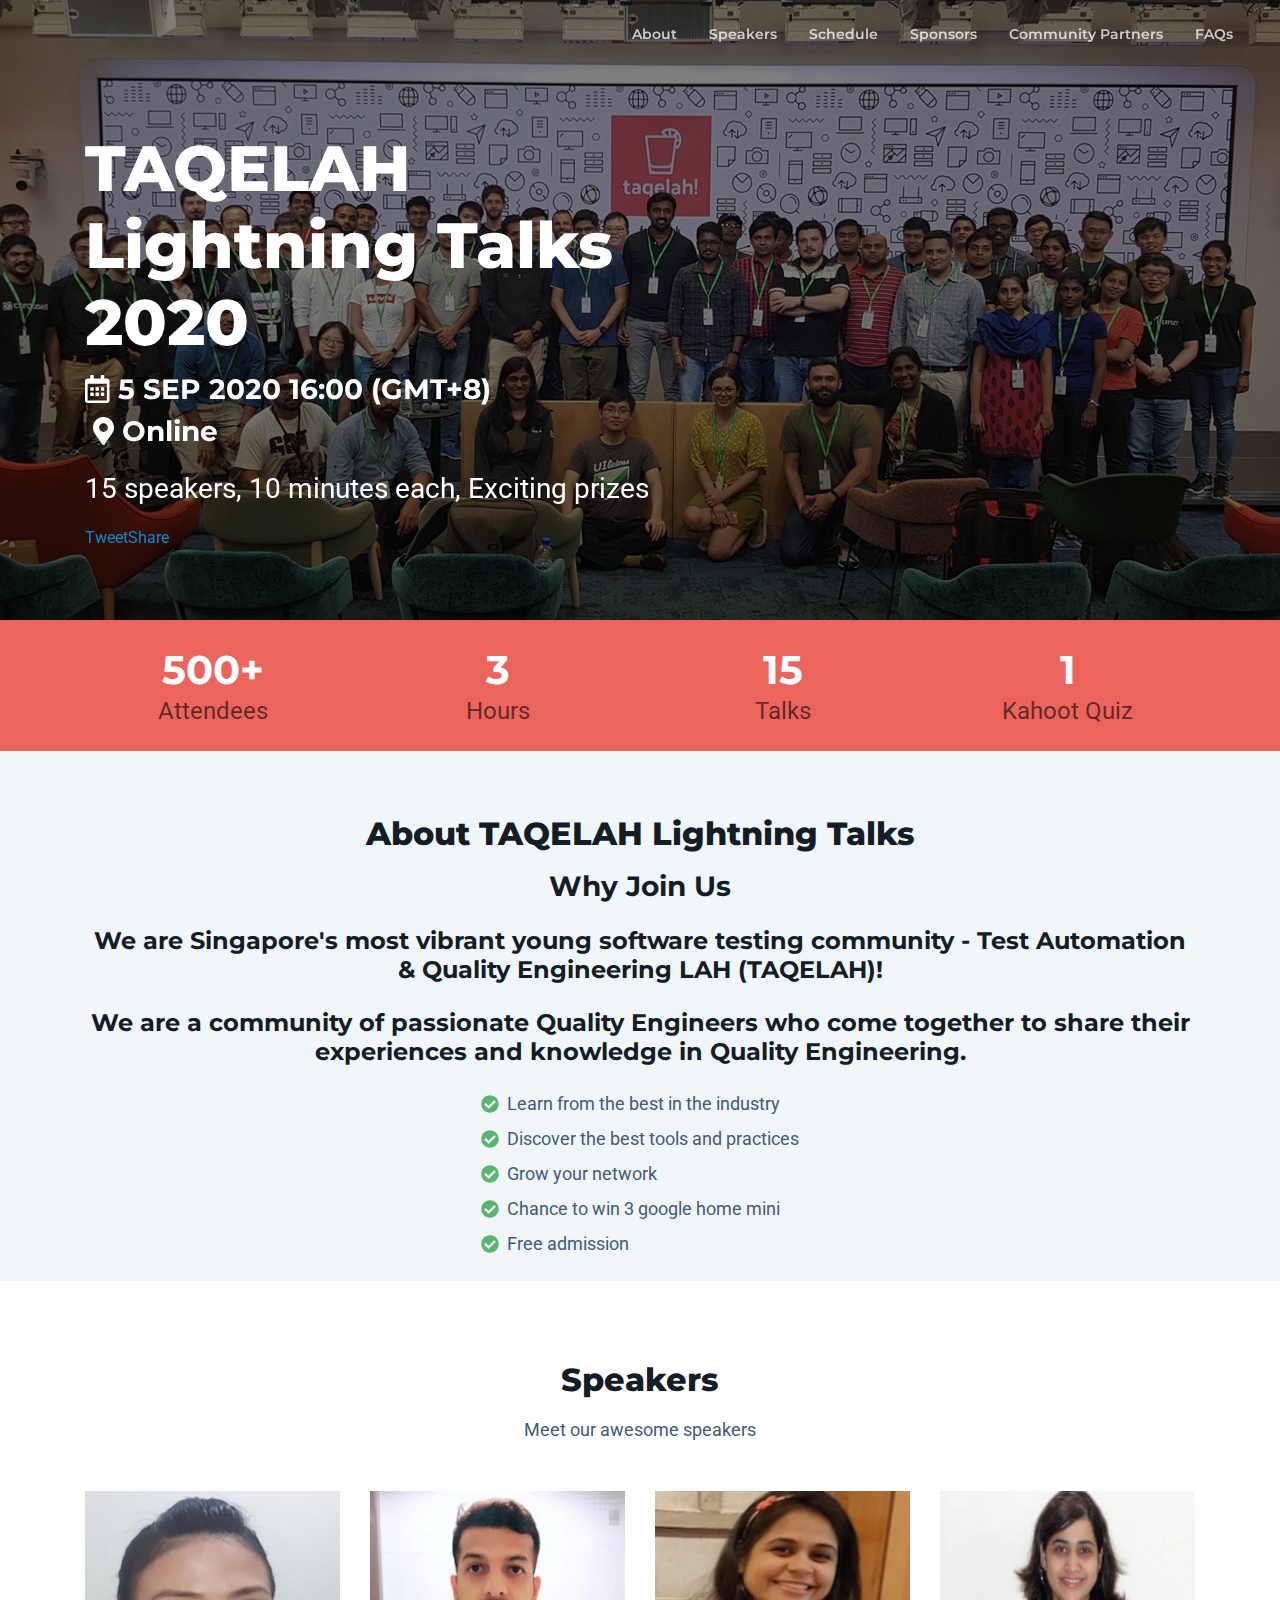
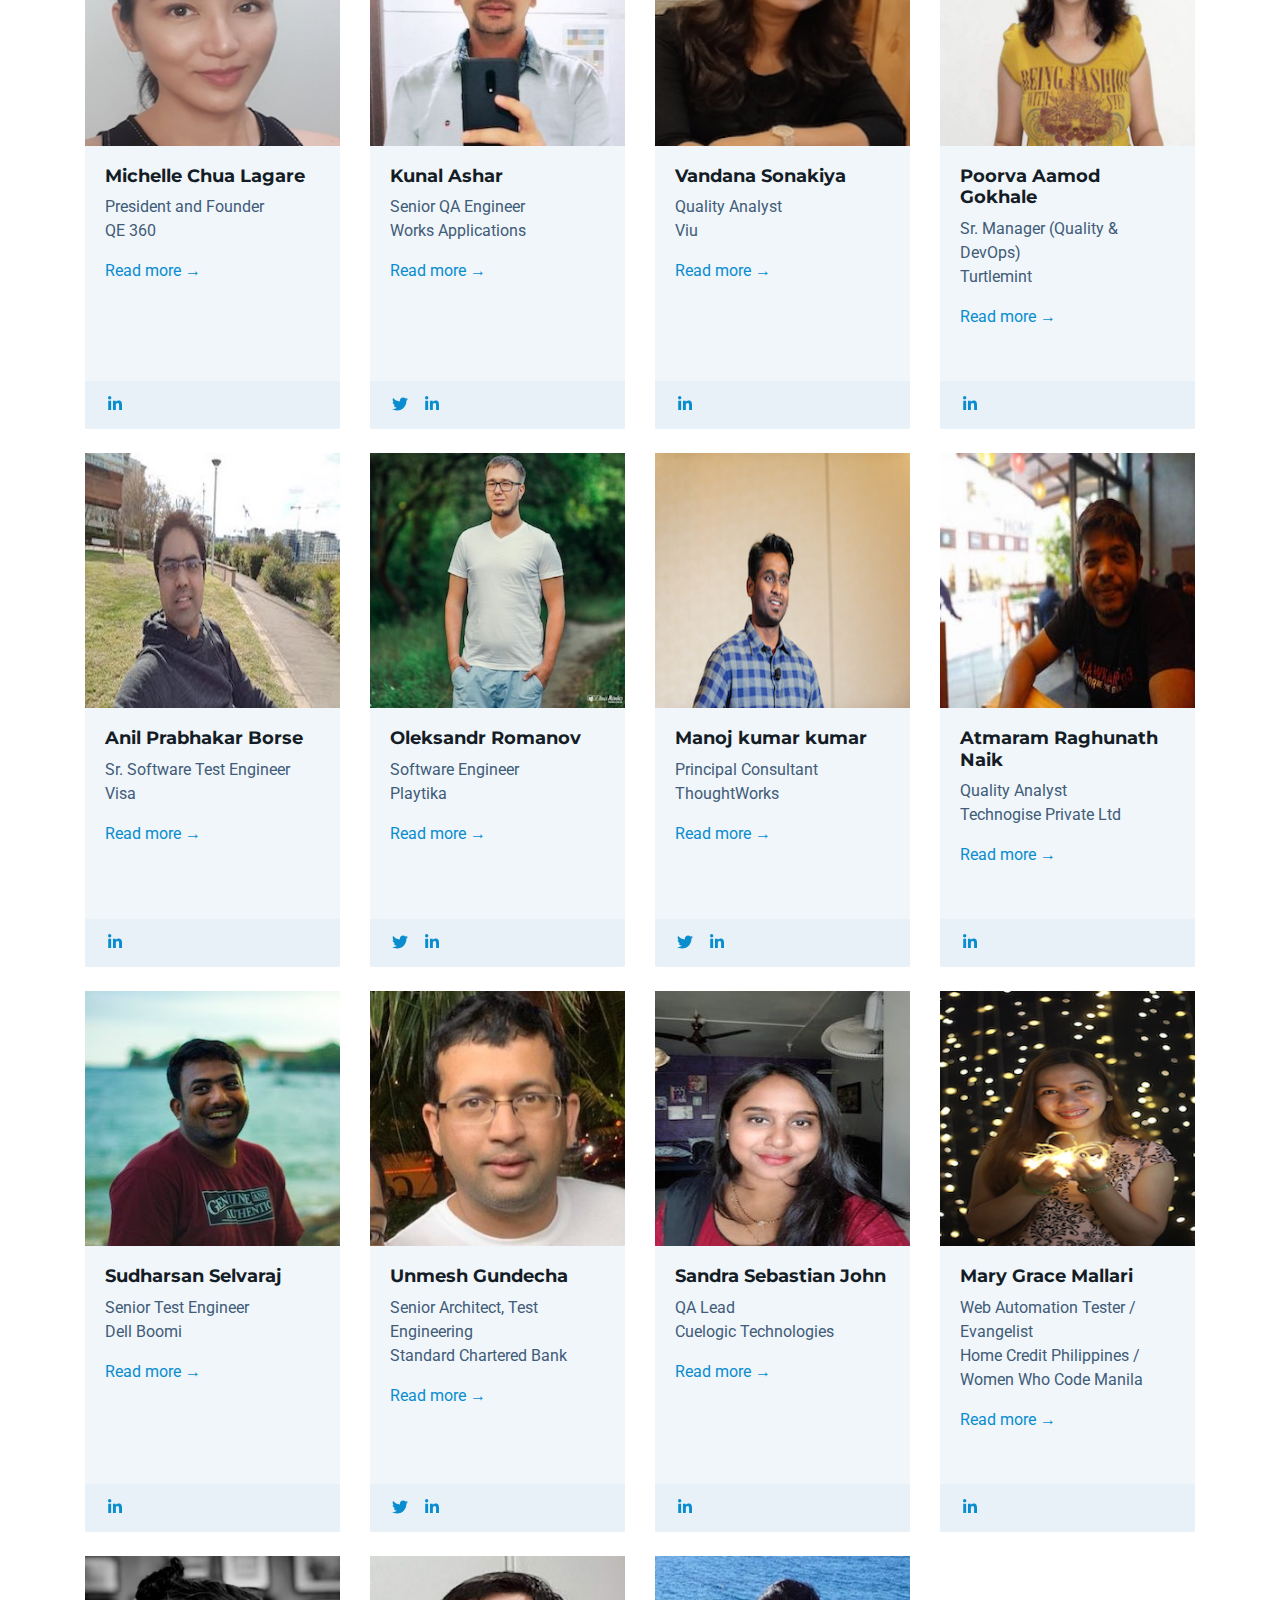
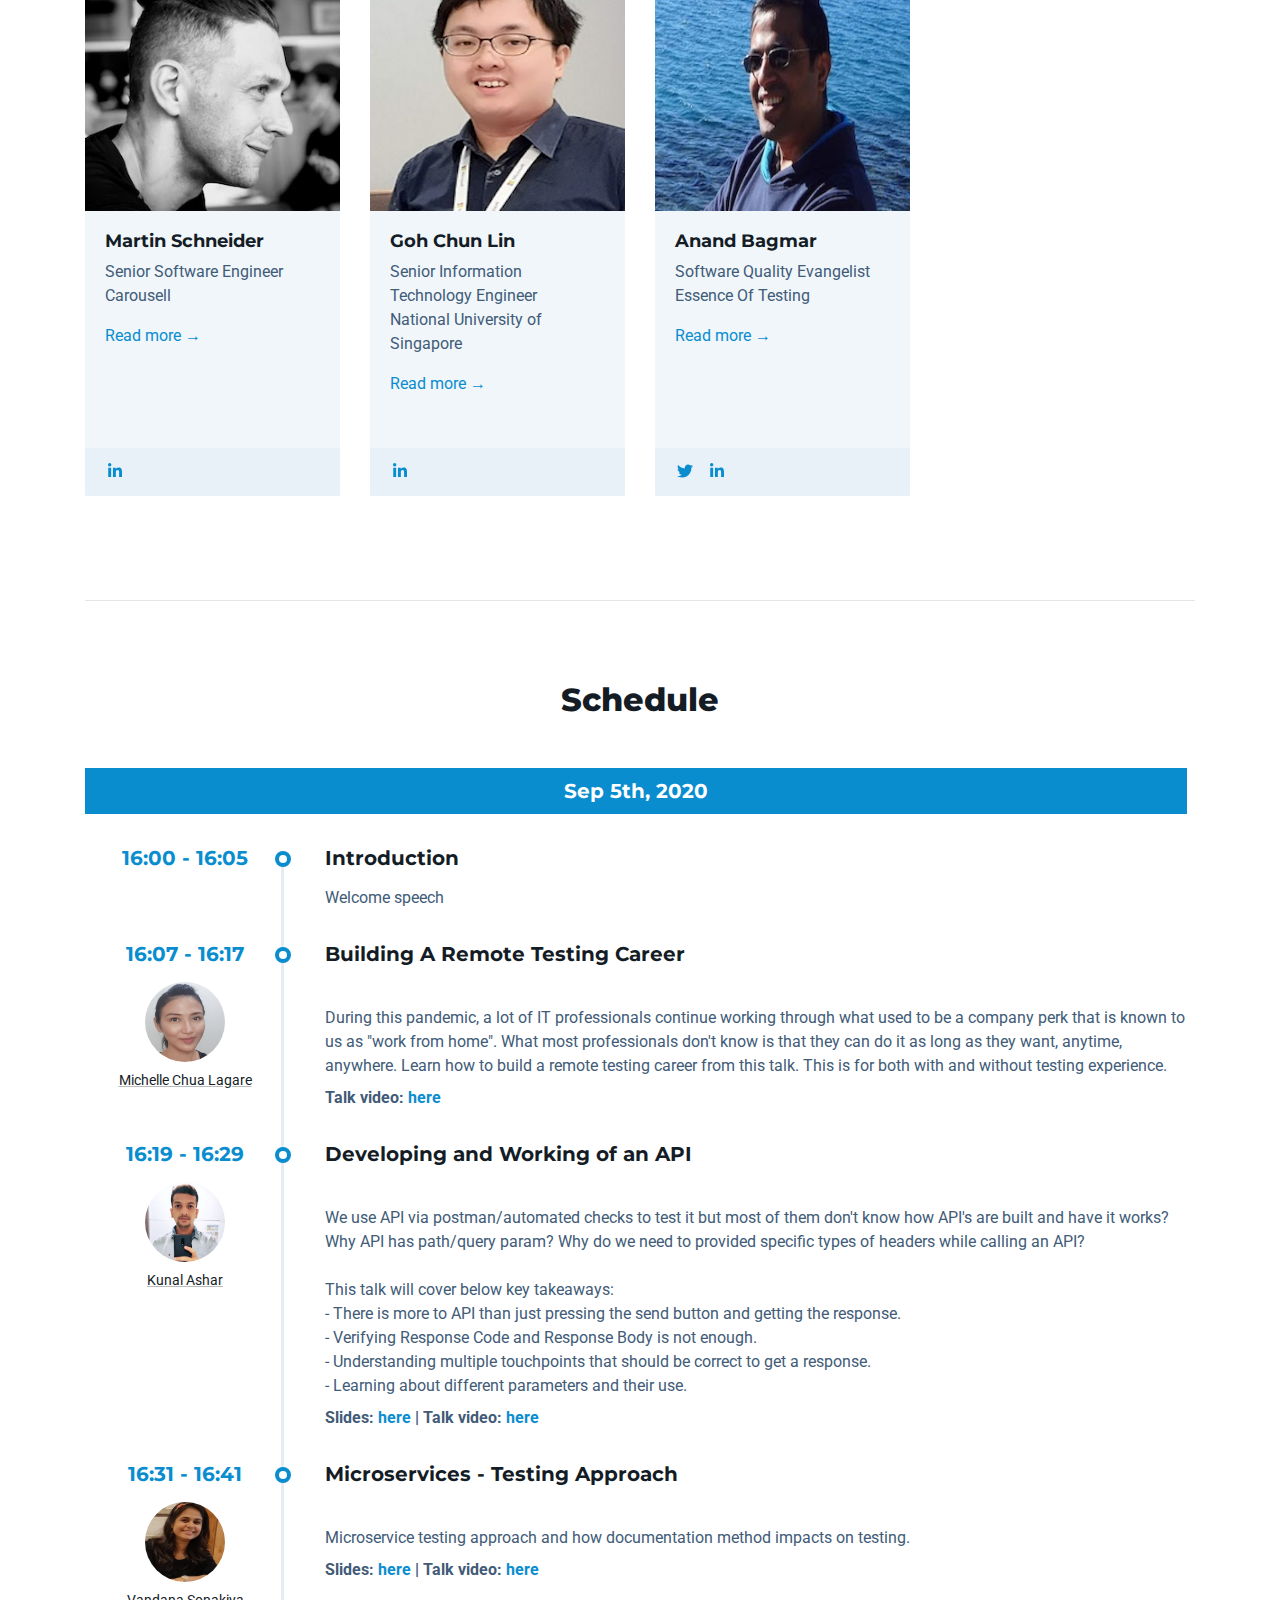
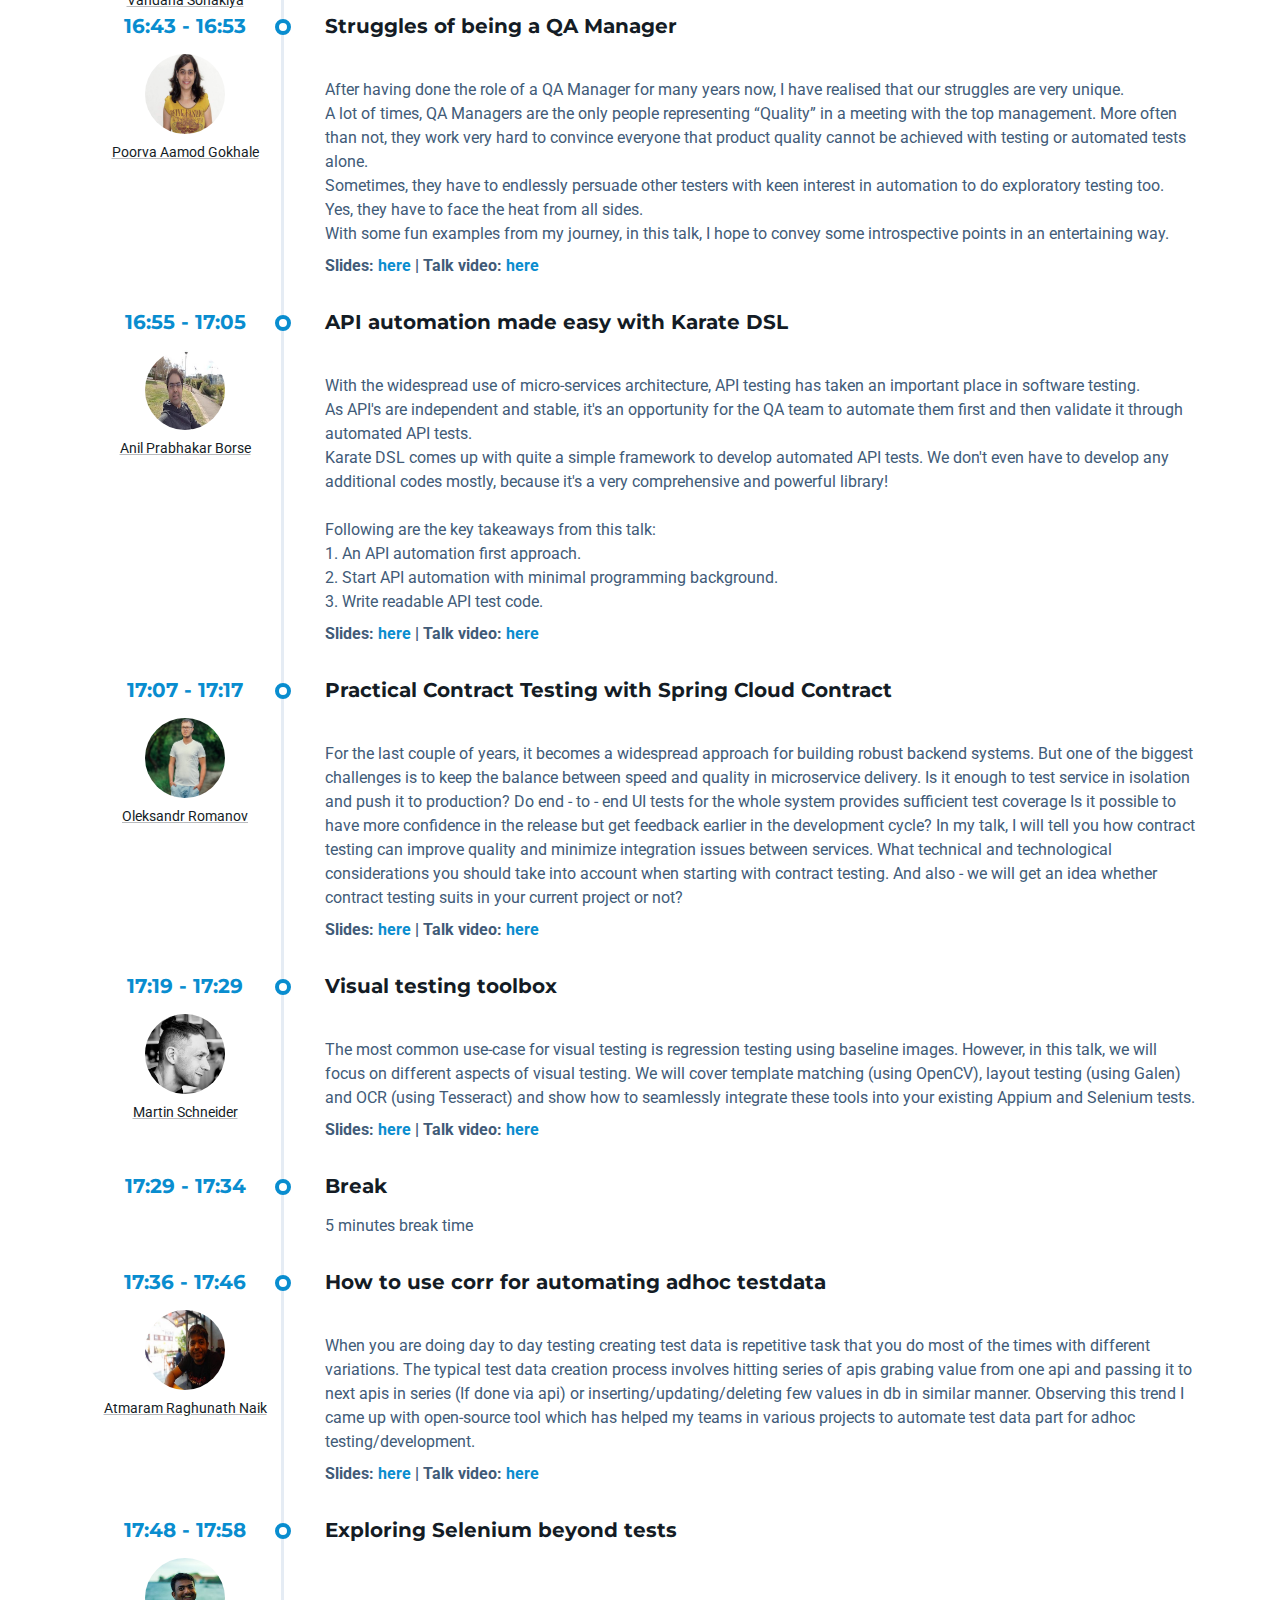
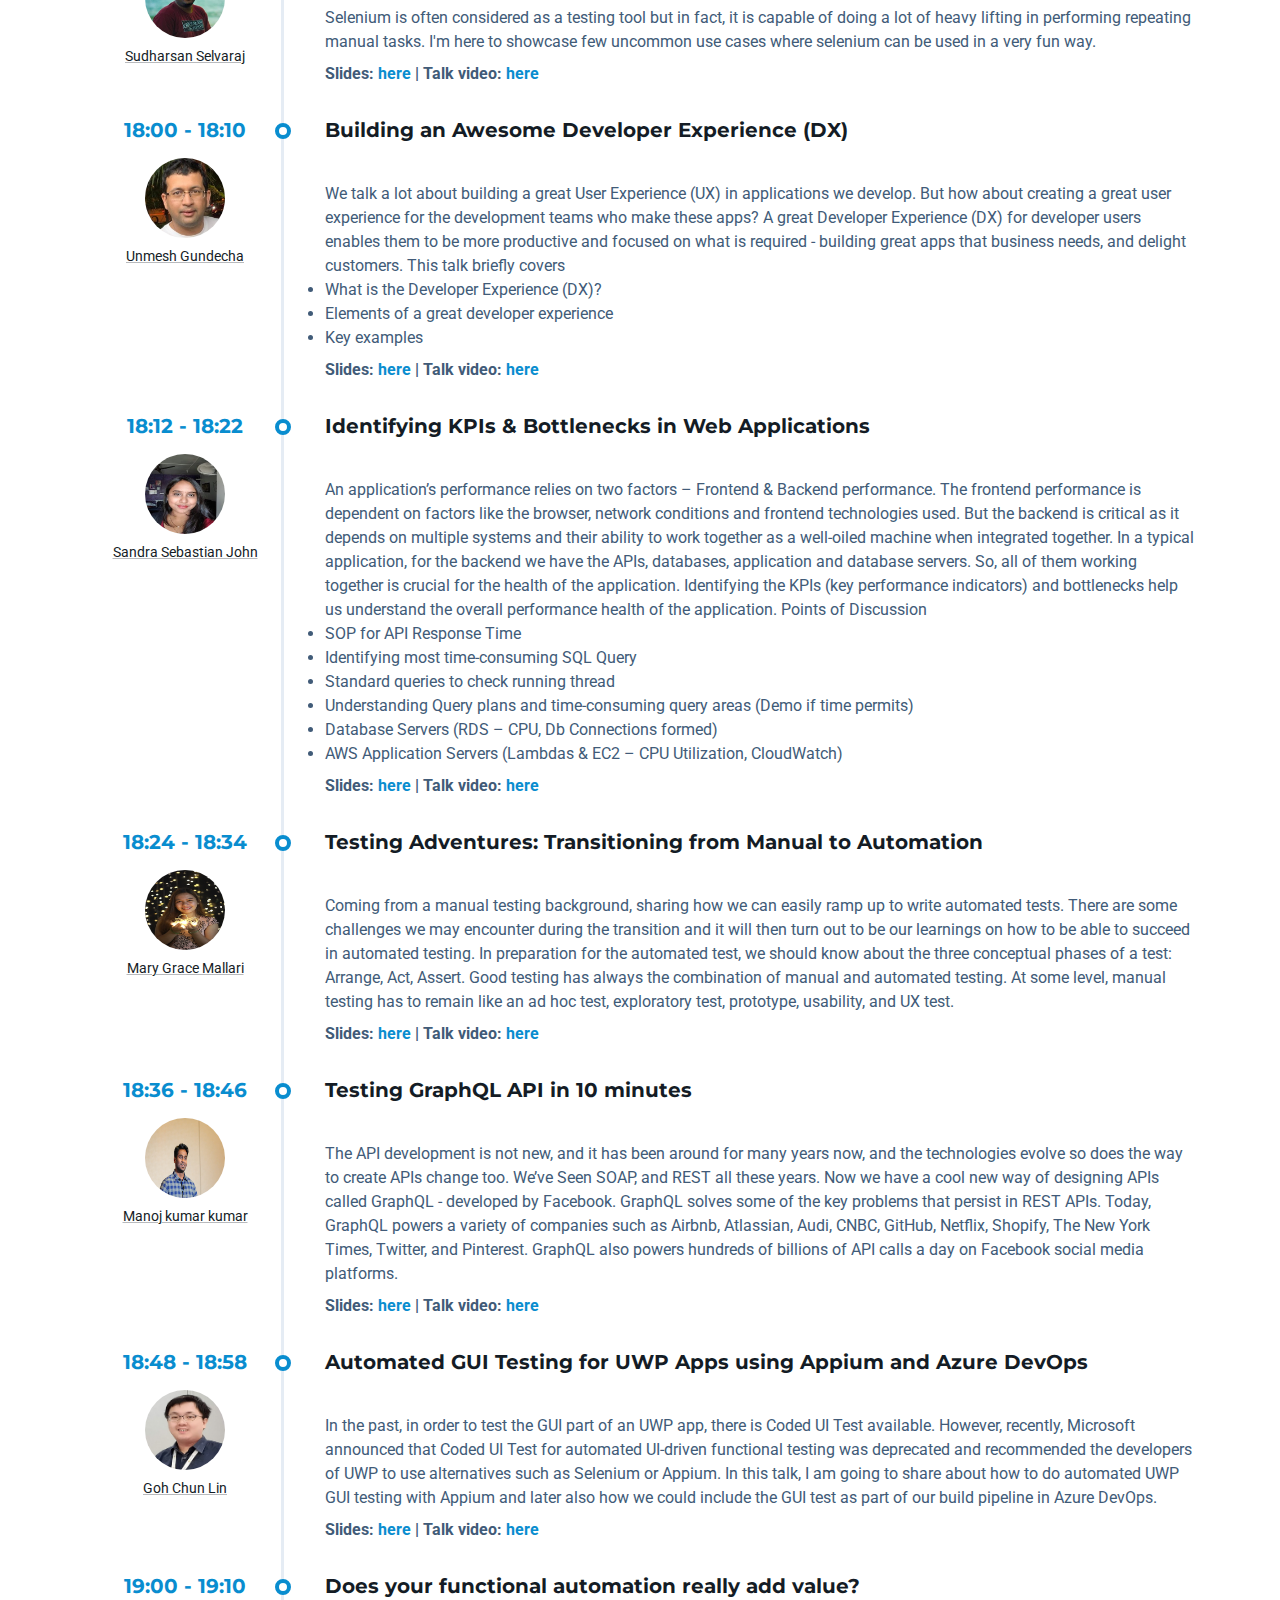
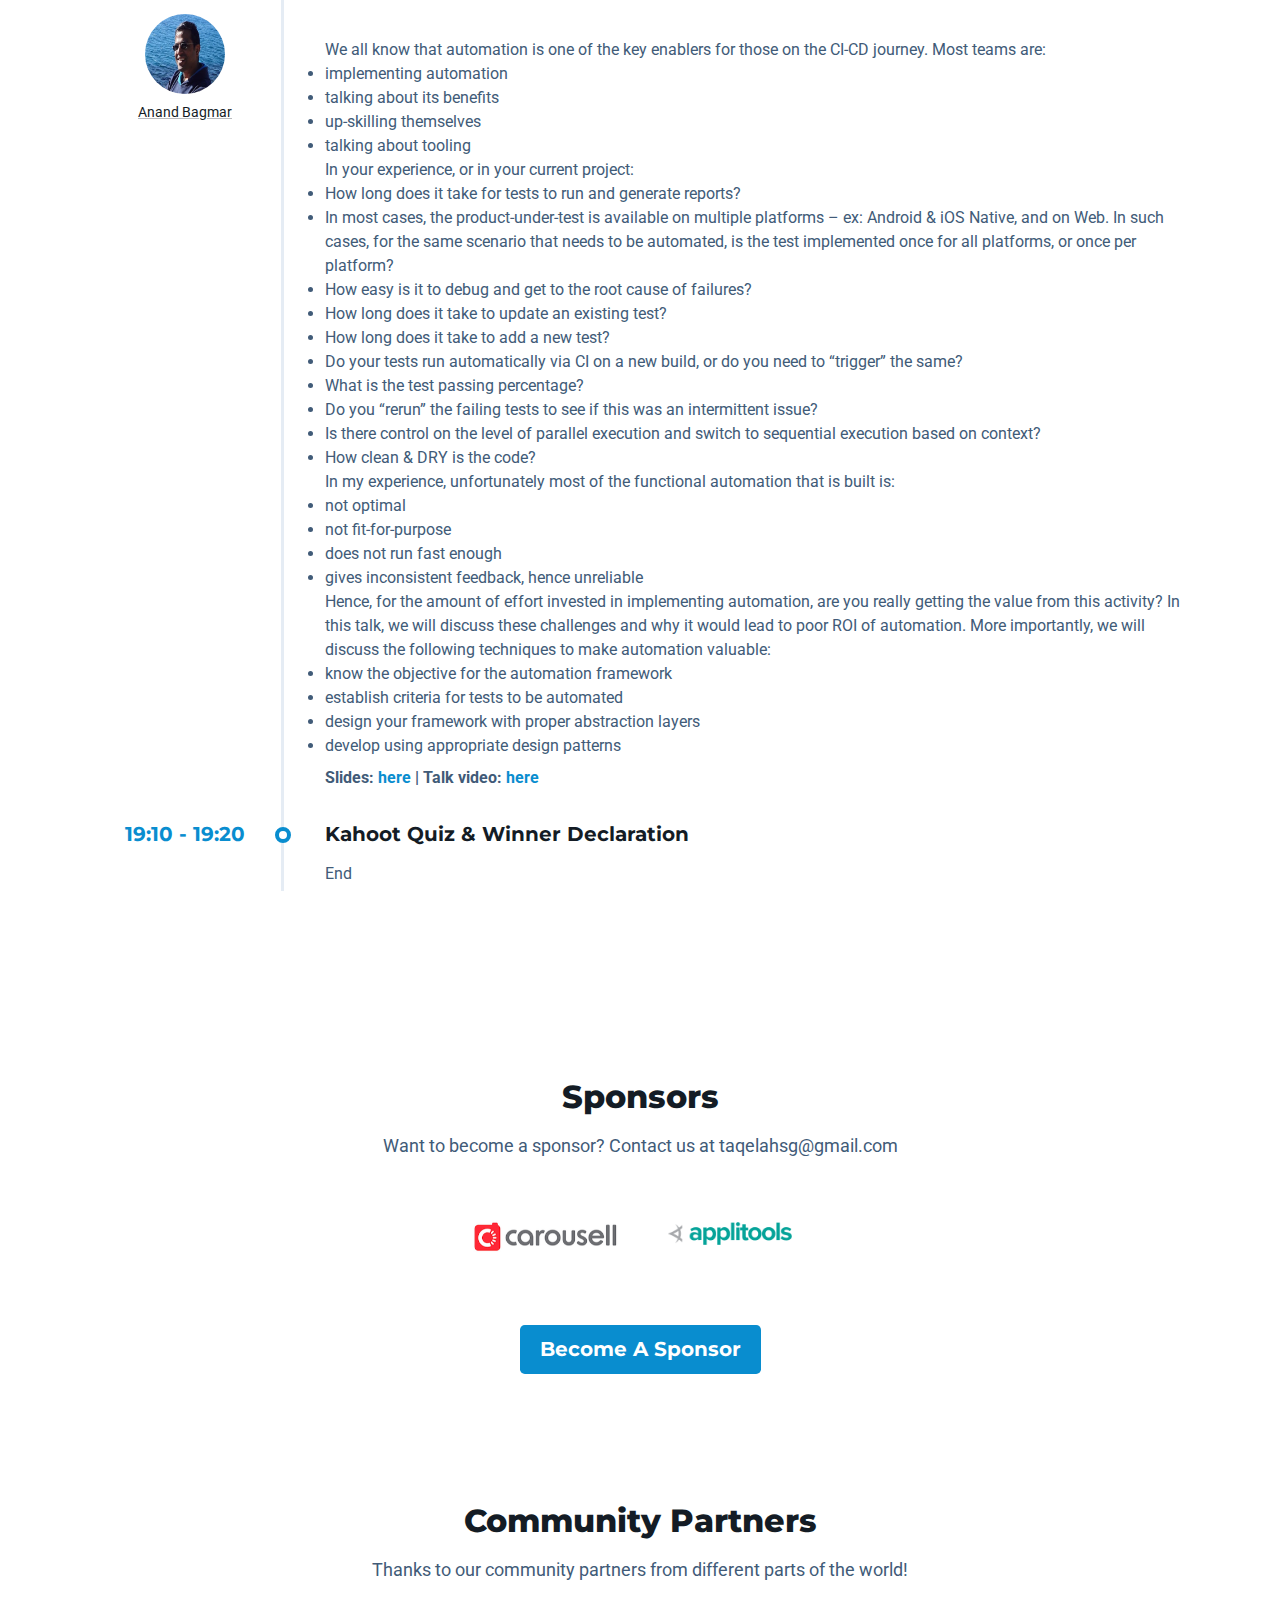
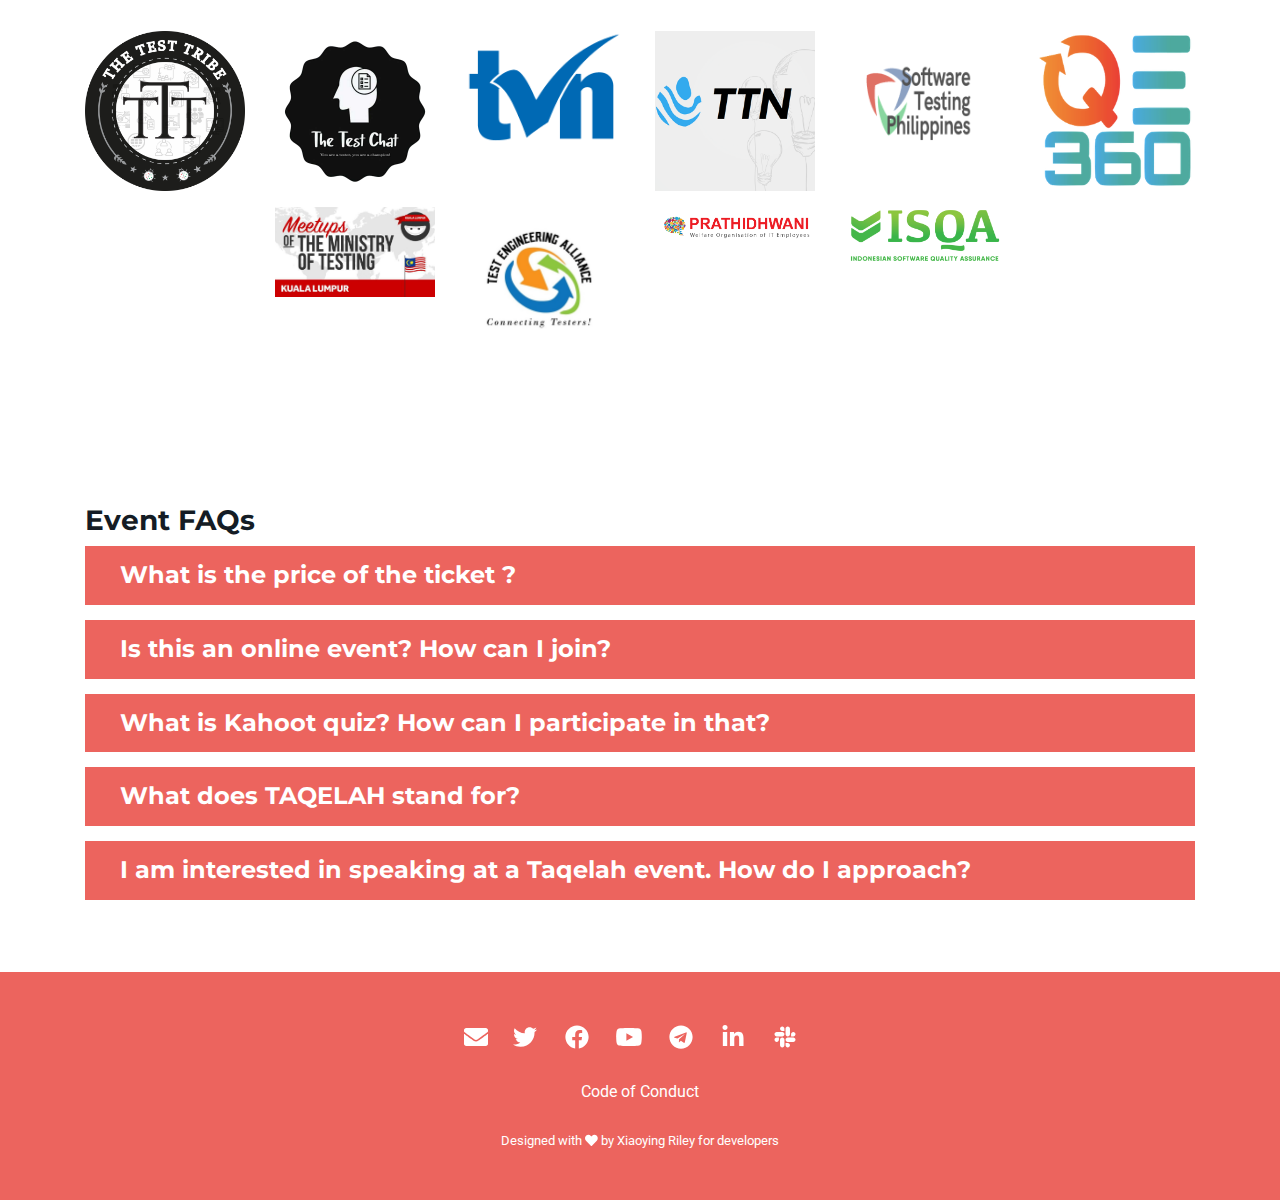
<file: index.html>
<!DOCTYPE html>
<html lang="en">

<head>
	<title>TAQELAH Lightning Talks 2020</title>

	<!-- Meta -->
	<meta charset="utf-8">
	<meta http-equiv="X-UA-Compatible" content="IE=edge">
	<meta name="viewport" content="width=device-width, initial-scale=1.0">
	<meta name="description" content="TAQELAH Lightning Talks 2020 online event">
	<meta name="author" content="TAQELAH Singapore">
	<!-- Open Graph sharing -->
	<meta property="og:site_name" content="Taqelah Lightning Talks 2020"
	<meta property="og:url" content="https://lightningtalks.taqelah.com/">
	<meta property="og:type" content="website" />
    <meta property="og:description"
          content="Taqelah Lightning Talks - 15 talks on various topics on testing, 10 minutes each. Prizes to win!">
    <meta property="og:title" content="Taqelah Lightning Talks - 05 September 2020">
    <meta property="og:image" content="https://lightningtalks.taqelah.com//assets/images/hero-1.jpg">

    <!-- Twitter Card -->
    <meta name="twitter:card" content="summary_large_image" />
    <meta name="twitter:image" content="https://lightningtalks.taqelah.com//assets/images/hero-1.jpg" />
    <meta name="twitter:image:alt" content="Taqelah Lightning Talks - 05 September 2020" />
    <meta name="twitter:description" content="Taqelah Lightning Talks - 15 talks on various topics on testing, 10 minutes each. Prizes to win!" />
	<link rel="shortcut icon" href="favicon.ico">


	<!-- Google Font -->
	<link href="https://fonts.googleapis.com/css?family=Montserrat:600,700,800|Roboto:300,400,700&display=swap" rel="stylesheet">

	<!-- FontAwesome JS-->
	<script defer src="assets/fontawesome/js/all.min.js"></script>

	<!-- Theme CSS -->
	<link id="theme-style" rel="stylesheet" href="assets/css/theme.css">

    <!-- Global site tag (gtag.js) - Google Analytics -->
	<script async src="https://www.googletagmanager.com/gtag/js?id=UA-174607446-1"></script>
	<script>
  	window.dataLayer = window.dataLayer || [];
  	function gtag(){dataLayer.push(arguments);}
  	gtag('js', new Date());

  	gtag('config', 'UA-174607446-1');
	</script>

</head>

<body>
<div id="fb-root"></div>
<script async defer crossorigin="anonymous" src="https://connect.facebook.net/en_US/sdk.js#xfbml=1&version=v8.0" nonce="2pPcjc3u"></script>
	<header id="header" class="header fixed-top">
		<div class="branding">
			<div class="container-fluid">
				<nav class="main-nav navbar navbar-expand-lg">

					<button class="navbar-toggler" type="button" data-toggle="collapse" data-target="#navigation" aria-controls="navigation" aria-expanded="false" aria-label="Toggle navigation">
						<span class="navbar-toggler-icon"></span>
					</button>

					<div id="navigation" class="navbar-collapse collapse  justify-content-lg-end mr-lg-3">
						<ul class="nav navbar-nav">

							<li class="nav-item"><a class="nav-link scrollto" href="#about-section">About</a></li>
							<li class="nav-item"><a class="nav-link scrollto" href="#speakers-section">Speakers</a></li>
							<li class="nav-item"><a class="nav-link scrollto" href="#schedule-section">Schedule</a></li>
							<li class="nav-item"><a class="nav-link scrollto" href="#sponsors-section">Sponsors</a></li>
							<li class="nav-item"><a class="nav-link scrollto" href="#communitypartners-section">Community Partners</a></li>
							<li class="nav-item"><a class="nav-link scrollto" href="#faq">FAQs</a></li>
						</ul>
						<!--//nav-->
					</div>
					<!--//navabr-collapse-->

				</nav>
				<!--//main-nav-->

			</div>
			<!--//container-->
		</div>
		<!--//branding-->
	</header>
	<!--//header-->

	<div id="hero-block" class="hero-block">
		<div id="hero-carousel" class="hero-carousel carousel slide carousel-fade" data-ride="carousel">
			<div class="carousel-inner">
				<div class="carousel-item-1 carousel-item active">
				</div>
				<div class="carousel-item-2 carousel-item">
				</div>
				<div class="carousel-item-3 carousel-item">
				</div>
			</div>
		</div>
		<div class="hero-block-mask"></div>
		<div class="container">
			<div class="hero-text-block">
				<h1 class="hero-heading mb-2">TAQELAH Lightning Talks 2020</h1>
				<div class="hero-meta mb-3"><i class="far fa-calendar-alt mr-2"></i>5 SEP 2020 16:00 (GMT+8)<br/><i class="fas fa-map-marker-alt mx-2"></i>Online</div>
				<div class="hero-intro mb-3">15 speakers, 10 minutes each, Exciting prizes</div>



				<div style="display: flex; align-items: flex-end; margin-top: 10px;">
				<a href="https://twitter.com/share?ref_src=twsrc%5Etfw" class="twitter-share-button social-icon"
                   data-text="Check out Taqelah Lightning Talks - a micro-conf with 15 speakers sharing various topics on testing for 10 minutes each! Happening on 05th Sept 2020. Prizes to be won!"
                   data-url="https://lightningtalks.taqelah.com/" data-hashtags="taqelahsg #lightningtalks #testing "
                   data-show-count="false">Tweet</a><script async src="https://platform.twitter.com/widgets.js" charset="utf-8"></script>
				<div class="fb-share-button social-icon" data-href="https://lightningtalks.taqelah.com/" data-layout="button" data-size="small"><a target="_blank" href="https://www.facebook.com/sharer/sharer.php?u=https%3A%2F%2Flightningtalks.taqelah.com%2F&amp;src=sdkpreparse" class="fb-xfbml-parse-ignore">Share</a></div>

				<div class="social-icon">
				<script src="https://platform.linkedin.com/in.js" type="text/javascript">lang: en_US</script>
        <script type="IN/Share" data-url="https://lightningtalks.taqelah.com/"></script>
			</div>
				</div>
			</div>


			<!--//hero-text-block-->
		</div>
		<!--//container-->

	</div>
	<!--//hero-block-->

	<div class="stats-block theme-bg-primary text-white py-4 text-center">
		<div class="container">
			<div class="row">
				<div class="col-6 col-md-3">
					<div class="item">
						<div class="number">500+</div>
						<div class="unit">Attendees</div>
					</div>
					<!--//item-->
				</div>
				<!--//col-->
				<div class="col-6 col-md-3">
					<div class="item">
						<div class="number">3</div>
						<div class="unit">Hours</div>
					</div>
					<!--//item-->
				</div>
				<!--//col-->
				<div class="col-6 col-md-3">
					<div class="item">
						<div class="number">15</div>
						<div class="unit">Talks</div>
					</div>
					<!--//item-->
				</div>
				<!--//col-->
				<div class="col-6 col-md-3">
					<div class="item">
						<div class="number">1</div>
						<div class="unit">Kahoot Quiz</div>
					</div>
					<!--//item-->
				</div>
				<!--//col-->
			</div>
		</div>
		<!--//container-->
	</div>
	<!--//stats-block-->

	<section id="about-section" class="about-section section theme-bg-light">
		<div class="container">
			<h3 class="section-heading text-center mb-3">About TAQELAH Lightning Talks</h3>
			<div class="benefits-list text-center mb-3">
				<h3 class="text-center mb-4">Why Join Us</h3>
				<h4 class="text-center mb-4">We are Singapore's most vibrant young software testing community - Test Automation & Quality Engineering LAH (TAQELAH)!</h4>
				<h4 class="text-center mb-4">We are a community of passionate Quality Engineers who come together to share their experiences and knowledge in Quality Engineering. </h4>
				<ul class="list-unstyled text-left d-inline-block">
					<li><i class="fas fa-check-circle mr-2"></i>Learn from the best in the industry</li>
					<li><i class="fas fa-check-circle mr-2"></i>Discover the best tools and practices</li>
					<li><i class="fas fa-check-circle mr-2"></i>Grow your network</li>
					<li><i class="fas fa-check-circle mr-2"></i>Chance to win 3 google home mini</li>
					<li><i class="fas fa-check-circle mr-2"></i>Free admission</li>
				</ul>
			</div>
			<!--//benefits-list-->
		</div>
		<!--//container-->
	</section>
	<!--//about-section-->

	<section id="speakers-section" class="speakers-section section">
		<div class="container">
			<h3 class="section-heading text-center mb-3">Speakers</h3>
			<div class="section-intro text-center single-col-max mx-auto mb-5">Meet our awesome speakers</div>
			<div class="row">
				<div class="col-12 col-md-6 col-lg-3 mb-4">
					<div class="card rounded-0">
						<a href="#modal-speaker-1" data-toggle="modal" data-target="#modal-speaker-1"><img src="assets/images/speakers/speaker-1.jpg" class="card-img-top rounded-0" alt=""></a>
						<div class="card-body">
							<h5 class="card-title mb-2">Michelle Chua Lagare</h5>
							<div class="card-text mb-3">
								<div class="meta">President and Founder</div>
								<div class="meta">QE 360</div>
							</div>
							<!--//card-text-->
							<a href="#modal-speaker-1" data-toggle="modal" data-target="#modal-speaker-1">Read more &rarr;</a>
						</div>
						<!--//card-->
						<div class="card-footer text-muted">
							<ul class="social-list list-inline mb-0">
								<li class="list-inline-item"><a href="https://www.linkedin.com/in/michelle-chua-lagare/"><i class="fab fa-linkedin-in fa-fw"></i></a></li>
							</ul>
							<!--//social-list-->
						</div>
					</div>
					<!--//card-->
				</div>
				<!--//col-->

				<div class="col-12 col-md-6 col-lg-3 mb-4">
					<div class="card rounded-0">
						<a href="#modal-speaker-2" data-toggle="modal" data-target="#modal-speaker-2"><img src="assets/images/speakers/speaker-2.jpg" class="card-img-top rounded-0" alt=""></a>
						<div class="card-body">
							<h5 class="card-title mb-2">Kunal Ashar</h5>
							<div class="card-text mb-3">
								<div class="meta">Senior QA Engineer</div>
								<div class="meta">Works Applications</div>
							</div>
							<!--//card-text-->
							<a href="#modal-speaker-2" data-toggle="modal" data-target="#modal-speaker-2">Read more &rarr;</a>
						</div>
						<!--//card-->
						<div class="card-footer text-muted">
							<ul class="social-list list-inline mb-0">
								<li class="list-inline-item"><a href="https://twitter.com/kunalashar25"><i class="fab fa-twitter fa-fw"></i></a></li>
								<li class="list-inline-item"><a href="https://www.linkedin.com/in/kunalashar25/"><i class="fab fa-linkedin-in fa-fw"></i></a></li>
							</ul>
							<!--//social-list-->
						</div>
					</div>
					<!--//card-->
				</div>
				<!--//col-->

				<div class="col-12 col-md-6 col-lg-3 mb-4">
					<div class="card rounded-0">
						<a href="#modal-speaker-3" data-toggle="modal" data-target="#modal-speaker-3"><img src="assets/images/speakers/speaker-3.jpg" class="card-img-top rounded-0" alt=""></a>
						<div class="card-body">
							<h5 class="card-title mb-2">Vandana Sonakiya</h5>
							<div class="card-text mb-3">
								<div class="meta">Quality Analyst</div>
								<div class="meta">Viu</div>
							</div>
							<!--//card-text-->
							<a href="#modal-speaker-3" data-toggle="modal" data-target="#modal-speaker-3">Read more &rarr;</a>
						</div>
						<!--//card-->
						<div class="card-footer text-muted">
							<ul class="social-list list-inline mb-0">
								<li class="list-inline-item"><a href="https://www.linkedin.com/in/vandana-sonakiya/"><i class="fab fa-linkedin-in fa-fw"></i></a></li>
							</ul>
							<!--//social-list-->
						</div>
					</div>
					<!--//card-->
				</div>
				<!--//col-->

				<div class="col-12 col-md-6 col-lg-3 mb-4">
					<div class="card rounded-0">
						<a href="#modal-speaker-4" data-toggle="modal" data-target="#modal-speaker-4"><img src="assets/images/speakers/speaker-4.jpg" class="card-img-top rounded-0" alt=""></a>
						<div class="card-body">
							<h5 class="card-title mb-2">Poorva Aamod Gokhale</h5>
							<div class="card-text mb-3">
								<div class="meta">Sr. Manager (Quality &amp; DevOps)</div>
								<div class="meta">Turtlemint</div>
							</div>
							<!--//card-text-->
							<a href="#modal-speaker-4" data-toggle="modal" data-target="#modal-speaker-4">Read more &rarr;</a>
						</div>
						<!--//card-->
						<div class="card-footer text-muted">
							<ul class="social-list list-inline mb-0">
								<li class="list-inline-item"><a href="https://www.linkedin.com/in/poorva-gokhale-527a6a8/"><i class="fab fa-linkedin-in fa-fw"></i></a></li>
							</ul>
							<!--//social-list-->
						</div>
					</div>
					<!--//card-->
				</div>
				<!--//col-->

				<div class="col-12 col-md-6 col-lg-3 mb-4">
					<div class="card rounded-0">
						<a href="#modal-speaker-5" data-toggle="modal" data-target="#modal-speaker-5"><img src="assets/images/speakers/speaker-5.jpg" class="card-img-top rounded-0" alt=""></a>
						<div class="card-body">
							<h5 class="card-title mb-2">Anil Prabhakar Borse</h5>
							<div class="card-text mb-3">
								<div class="meta">Sr. Software Test Engineer</div>
								<div class="meta">Visa</div>
							</div>
							<!--//card-text-->
							<a href="#modal-speaker-5" data-toggle="modal" data-target="#modal-speaker-5">Read more &rarr;</a>
						</div>
						<!--//card-->
						<div class="card-footer text-muted">
							<ul class="social-list list-inline mb-0">
								<li class="list-inline-item"><a href="https://www.linkedin.com/in/anil-borse-67ab6411/"><i class="fab fa-linkedin-in fa-fw"></i></a></li>
							</ul>
							<!--//social-list-->
						</div>
					</div>
					<!--//card-->
				</div>
				<!--//col-->

				<div class="col-12 col-md-6 col-lg-3 mb-4">
					<div class="card rounded-0">
						<a href="#modal-speaker-6" data-toggle="modal" data-target="#modal-speaker-6"><img src="assets/images/speakers/speaker-6.jpg" class="card-img-top rounded-0" alt=""></a>
						<div class="card-body">
							<h5 class="card-title mb-2">Oleksandr Romanov</h5>
							<div class="card-text mb-3">
								<div class="meta">Software Engineer</div>
								<div class="meta">Playtika</div>
							</div>
							<!--//card-text-->
							<a href="#modal-speaker-6" data-toggle="modal" data-target="#modal-speaker-6">Read more &rarr;</a>
						</div>
						<!--//card-->
						<div class="card-footer text-muted">
							<ul class="social-list list-inline mb-0">
								<li class="list-inline-item"><a href="https://twitter.com/al8xr"><i class="fab fa-twitter fa-fw"></i></a></li>
								<li class="list-inline-item"><a href="https://www.linkedin.com/in/oleksandr-romanov/"><i class="fab fa-linkedin-in fa-fw"></i></a></li>
							</ul>
							<!--//social-list-->
						</div>
					</div>
					<!--//card-->
				</div>
				<!--//col-->


				<div class="col-12 col-md-6 col-lg-3 mb-4">
					<div class="card rounded-0">
						<a href="#modal-speaker-7" data-toggle="modal" data-target="#modal-speaker-7"><img src="assets/images/speakers/speaker-7.jpg" class="card-img-top rounded-0" alt=""></a>
						<div class="card-body">
							<h5 class="card-title mb-2">Manoj kumar kumar</h5>
							<div class="card-text mb-3">
								<div class="meta">Principal Consultant</div>
								<div class="meta">ThoughtWorks</div>
							</div>
							<!--//card-text-->
							<a href="#modal-speaker-7" data-toggle="modal" data-target="#modal-speaker-7">Read more &rarr;</a>
						</div>
						<!--//card-->
						<div class="card-footer text-muted">
							<ul class="social-list list-inline mb-0">
								<li class="list-inline-item"><a href="https://twitter.com/manoj9788"><i class="fab fa-twitter fa-fw"></i></a></li>
								<li class="list-inline-item"><a href="https://www.linkedin.com/in/manojkumar9788/"><i class="fab fa-linkedin-in fa-fw"></i></a></li>
							</ul>
							<!--//social-list-->
						</div>
					</div>
					<!--//card-->
				</div>
				<!--//col-->
				<div class="col-12 col-md-6 col-lg-3 mb-4">
					<div class="card rounded-0">
						<a href="#modal-speaker-8" data-toggle="modal" data-target="#modal-speaker-8"><img src="assets/images/speakers/speaker-8.jpg" class="card-img-top rounded-0" alt=""></a>
						<div class="card-body">
							<h5 class="card-title mb-2">Atmaram Raghunath Naik</h5>
							<div class="card-text mb-3">
								<div class="meta">Quality Analyst</div>
								<div class="meta">Technogise Private Ltd</div>
							</div>
							<!--//card-text-->
							<a href="#modal-speaker-8" data-toggle="modal" data-target="#modal-speaker-8">Read more &rarr;</a>
						</div>
						<!--//card-->
						<div class="card-footer text-muted">
							<ul class="social-list list-inline mb-0">
								<li class="list-inline-item"><a href="https://www.linkedin.com/in/atmnk9/"><i class="fab fa-linkedin-in fa-fw"></i></a></li>
							</ul>
							<!--//social-list-->
						</div>
					</div>
					<!--//card-->
				</div>
				<!--//col-->

				<div class="col-12 col-md-6 col-lg-3 mb-4">
					<div class="card rounded-0">
						<a href="#modal-speaker-9" data-toggle="modal" data-target="#modal-speaker-9"><img src="assets/images/speakers/speaker-9.jpg" class="card-img-top rounded-0" alt=""></a>
						<div class="card-body">
							<h5 class="card-title mb-2">Sudharsan Selvaraj</h5>
							<div class="card-text mb-3">
								<div class="meta">Senior Test Engineer</div>
								<div class="meta">Dell Boomi</div>
							</div>
							<!--//card-text-->
							<a href="#modal-speaker-9" data-toggle="modal" data-target="#modal-speaker-9">Read more &rarr;</a>
						</div>
						<!--//card-->
						<div class="card-footer text-muted">
							<ul class="social-list list-inline mb-0">
								<li class="list-inline-item"><a href="https://www.linkedin.com/in/sudharsan-selvaraj/"><i class="fab fa-linkedin-in fa-fw"></i></a></li>
							</ul>
							<!--//social-list-->
						</div>
					</div>
					<!--//card-->
				</div>
				<!--//col-->

				<div class="col-12 col-md-6 col-lg-3 mb-4">
					<div class="card rounded-0">
						<a href="#modal-speaker-10" data-toggle="modal" data-target="#modal-speaker-10"><img src="assets/images/speakers/speaker-10.jpg" class="card-img-top rounded-0" alt=""></a>
						<div class="card-body">
							<h5 class="card-title mb-2">Unmesh Gundecha</h5>
							<div class="card-text mb-3">
								<div class="meta">Senior Architect, Test Engineering</div>
								<div class="meta">Standard Chartered Bank</div>
							</div>
							<!--//card-text-->
							<a href="#modal-speaker-10" data-toggle="modal" data-target="#modal-speaker-10">Read more &rarr;</a>
						</div>
						<!--//card-->
						<div class="card-footer text-muted">
							<ul class="social-list list-inline mb-0">
								<li class="list-inline-item"><a href="https://twitter.com/upgundecha"><i class="fab fa-twitter fa-fw"></i></a></li>
								<li class="list-inline-item"><a href="https://www.linkedin.com/in/upgundecha/"><i class="fab fa-linkedin-in fa-fw"></i></a></li>
							</ul>
							<!--//social-list-->
						</div>
					</div>
					<!--//card-->
				</div>
				<!--//col-->


				<div class="col-12 col-md-6 col-lg-3 mb-4">
					<div class="card rounded-0">
						<a href="#modal-speaker-11" data-toggle="modal" data-target="#modal-speaker-11"><img src="assets/images/speakers/speaker-11.jpg" class="card-img-top rounded-0" alt=""></a>
						<div class="card-body">
							<h5 class="card-title mb-2">Sandra Sebastian John</h5>
							<div class="card-text mb-3">
								<div class="meta">QA Lead</div>
								<div class="meta">Cuelogic Technologies</div>
							</div>
							<!--//card-text-->
							<a href="#modal-speaker-11" data-toggle="modal" data-target="#modal-speaker-11">Read more &rarr;</a>
						</div>
						<!--//card-->
						<div class="card-footer text-muted">
							<ul class="social-list list-inline mb-0">
								<li class="list-inline-item"><a href="https://www.linkedin.com/in/sandra-john-0428396b/"><i class="fab fa-linkedin-in fa-fw"></i></a></li>
							</ul>
							<!--//social-list-->
						</div>
					</div>
					<!--//card-->
				</div>
				<!--//col-->

				<div class="col-12 col-md-6 col-lg-3 mb-4">
					<div class="card rounded-0">
						<a href="#modal-speaker-12" data-toggle="modal" data-target="#modal-speaker-12"><img src="assets/images/speakers/speaker-12.jpg" class="card-img-top rounded-0" alt=""></a>
						<div class="card-body">
							<h5 class="card-title mb-2">Mary Grace Mallari</h5>
							<div class="card-text mb-3">
								<div class="meta">Web Automation Tester / Evangelist</div>
								<div class="meta">Home Credit Philippines / Women Who Code Manila</div>
							</div>
							<!--//card-text-->
							<a href="#modal-speaker-12" data-toggle="modal" data-target="#modal-speaker-12">Read more &rarr;</a>
						</div>
						<!--//card-->
						<div class="card-footer text-muted">
							<ul class="social-list list-inline mb-0">
								<li class="list-inline-item"><a href="https://www.linkedin.com/in/mary-grace-mallari/"><i class="fab fa-linkedin-in fa-fw"></i></a></li>
							</ul>
							<!--//social-list-->
						</div>
					</div>
					<!--//card-->
				</div>
				<!--//col-->


				<div class="col-12 col-md-6 col-lg-3 mb-4">
					<div class="card rounded-0">
						<a href="#modal-speaker-13" data-toggle="modal" data-target="#modal-speaker-13"><img src="assets/images/speakers/speaker-13.jpg" class="card-img-top rounded-0" alt=""></a>
						<div class="card-body">
							<h5 class="card-title mb-2">Martin Schneider</h5>
							<div class="card-text mb-3">
								<div class="meta">Senior Software Engineer</div>
								<div class="meta">Carousell</div>
							</div>
							<!--//card-text-->
							<a href="#modal-speaker-13" data-toggle="modal" data-target="#modal-speaker-13">Read more &rarr;</a>
						</div>
						<!--//card-->
						<div class="card-footer text-muted">
							<ul class="social-list list-inline mb-0">
								<li class="list-inline-item"><a href="https://www.linkedin.com/in/martin-schneider/"><i class="fab fa-linkedin-in fa-fw"></i></a></li>
							</ul>
							<!--//social-list-->
						</div>
					</div>
					<!--//card-->
				</div>
				<!--//col-->



				<div class="col-12 col-md-6 col-lg-3 mb-4">
					<div class="card rounded-0">
						<a href="#modal-speaker-14" data-toggle="modal" data-target="#modal-speaker-14"><img src="assets/images/speakers/speaker-14.jpg" class="card-img-top rounded-0" alt=""></a>
						<div class="card-body">
							<h5 class="card-title mb-2">Goh Chun Lin</h5>
							<div class="card-text mb-3">
								<div class="meta">Senior Information Technology Engineer</div>
								<div class="meta">National University of Singapore</div>
							</div>
							<!--//card-text-->
							<a href="#modal-speaker-14" data-toggle="modal" data-target="#modal-speaker-14">Read more &rarr;</a>
						</div>
						<!--//card-->
						<div class="card-footer text-muted">
							<ul class="social-list list-inline mb-0">
								<li class="list-inline-item"><a href="https://www.linkedin.com/in/gohchunlin/"><i class="fab fa-linkedin-in fa-fw"></i></a></li>
							</ul>
							<!--//social-list-->
						</div>
					</div>
					<!--//card-->
				</div>
				<!--//col-->


				<div class="col-12 col-md-6 col-lg-3 mb-4">
					<div class="card rounded-0">
						<a href="#modal-speaker-15" data-toggle="modal" data-target="#modal-speaker-15"><img src="assets/images/speakers/speaker-15.jpg" class="card-img-top rounded-0" alt=""></a>
						<div class="card-body">
							<h5 class="card-title mb-2">Anand Bagmar</h5>
							<div class="card-text mb-3">
								<div class="meta">Software Quality Evangelist</div>
								<div class="meta">Essence Of Testing</div>
							</div>
							<!--//card-text-->
							<a href="#modal-speaker-15" data-toggle="modal" data-target="#modal-speaker-15">Read more &rarr;</a>
						</div>
						<!--//card-->
						<div class="card-footer text-muted">
							<ul class="social-list list-inline mb-0">
								<li class="list-inline-item"><a href="https://twitter.com/BagmarAnand"><i class="fab fa-twitter fa-fw"></i></a></li>
								<li class="list-inline-item"><a href="https://www.linkedin.com/in/anandbagmar/"><i class="fab fa-linkedin-in fa-fw"></i></a></li>
							</ul>
							<!--//social-list-->
						</div>
					</div>
					<!--//card-->
				</div>
				<!--//col-->

			</div>
			<!--//row-->
		</div>
		<!--//container-->

	</section>
	<!--//speakers-section-->

	<div class="container">
		<hr>
	</div>

	<section id="schedule-section" class="schedule-section section">
		<div class="container">
			<h3 class="section-heading text-center mb-5">Schedule</h3>

			<!-- Nav tabs -->
			<ul class="schedule-nav nav nav-pills nav-fill" id="myTab" role="tablist">
				<li class="nav-item mr-2">
					<a class="nav-link active" id="tab-1" data-toggle="tab" href="#tab-1-content" role="tab" aria-controls="tab-1-content" aria-selected="true">
						<span class="heading">Sep 5th, 2020</span>
					</a>
				</li>
			</ul>

			<!-- Tab panes -->
			<div class="schedule-tab-content tab-content">
				<div class="tab-pane active" id="tab-1-content" role="tabpanel" aria-labelledby="tab-1">
					<div class="item item-other">
						<div class="meta">
							<h4 class="time mb-3">16:00 - 16:05</h4>
						</div>
						<!--//meta-->
						<div class="content">
							<h3 class="title mb-3">Introduction</h3>
							<div class="desc">Welcome speech</div>
						</div>
						<!--//content-->
					</div>
					<!--//item-->
					<div class="item item-talk">
						<div class="meta">
							<h4 class="time mb-3">16:07 - 16:17</h4>
							<div class="profile">
								<a href="#modal-speaker-1" data-toggle="modal" data-target="#modal-speaker-1"><img class="profile-image rounded-circle  mb-2" src="assets/images/speakers/speaker-1.jpg" alt=""></a>
								<div class="name"><a class="theme-link" href="#modal-speaker-1" data-toggle="modal" data-target="#modal-speaker-1">Michelle Chua Lagare</a></div>
							</div>
							<!--//profile-->
						</div>
						<!--//meta-->
						<div class="content">
							<h3 class="title mb-3">Building A Remote Testing Career</h3>
							<div><br /></div>
							<div class="desc">During this pandemic, a lot of IT professionals continue working through what used to be a company perk that is known to us as "work from home". What most professionals don't know is that they can do it as long as they
								want, anytime, anywhere. Learn how to build a remote testing career from this talk. This is for both with and without testing experience.
							</div>
							<p class="mt-2"><b>Talk video: <a href="https://www.youtube.com/watch?v=ky0Si4B-9cE">here</a></b></p>
						</div>
						<!--//content-->
					</div>
					<!--//item-->
					<div class="item item-talk">
						<div class="meta">
							<h4 class="time mb-3">16:19 - 16:29</h4>
							<div class="profile">
								<a href="#modal-speaker-2" data-toggle="modal" data-target="#modal-speaker-2"><img class="profile-image rounded-circle  mb-2" src="assets/images/speakers/speaker-2.jpg" alt=""></a>
								<div class="name"><a class="theme-link" href="#modal-speaker-2" data-toggle="modal" data-target="#modal-speaker-2">Kunal Ashar</a></div>
							</div>
							<!--//profile-->
						</div>
						<!--//meta-->
						<div class="content">
							<h3 class="title mb-3">Developing and Working of an API</h3>
							<div><br /></div>
							<div class="desc">We use API via postman/automated checks to test it but most of them don't know how API's are built and have it works? Why API has path/query param? Why do we need to provided specific types of headers while calling an
								API?<br /><br />
								This talk will cover below key takeaways:<br />
								- There is more to API than just pressing the send button and getting the response.<br />
								- Verifying Response Code and Response Body is not enough.<br />
							- Understanding multiple touchpoints that should be correct to get a response.<br />
						- Learning about different parameters and their use.<br /></div><p class="mt-2"><b>Slides: <a href="https://drive.google.com/file/d/1gwm6VvjWtqLVNeuXPXOJQs-4ClYhqQBg/view?usp=sharing">here</a> | Talk video: <a href="https://www.youtube.com/watch?v=dtZ4X4fG9Yk">here</a></b></p>
						</div>
						<!--//content-->
					</div>
					<!--//item-->
					<div class="item item-talk">
						<div class="meta">
							<h4 class="time mb-3">16:31 - 16:41</h4>
							<div class="profile">
								<a href="#modal-speaker-3" data-toggle="modal" data-target="#modal-speaker-3"><img class="profile-image rounded-circle  mb-2" src="assets/images/speakers/speaker-3.jpg" alt=""></a>
								<div class="name"><a class="theme-link" href="#modal-speaker-3" data-toggle="modal" data-target="#modal-speaker-3">Vandana Sonakiya</a></div>
							</div>
							<!--//profile-->
						</div>
						<!--//meta-->
						<div class="content">
							<h3 class="title mb-3">Microservices - Testing Approach </h3>
							<div><br /></div>
							<div class="desc">Microservice testing approach and how documentation method impacts on testing. </div>
							<p class="mt-2"><b>Slides: <a href="https://drive.google.com/file/d/1bbmWTtBcJ8uK2G-u4UCkTmh9ctjwyBMl/view?usp=sharing">here</a> | Talk video: <a href="https://www.youtube.com/watch?v=twkecAxoXqE">here</a></b></p>
						</div>
						<!--//content-->
					</div>
					<!--//item-->
					<div class="item item-talk">
						<div class="meta">
							<h4 class="time mb-3">16:43 - 16:53</h4>
							<div class="profile">
								<a href="#modal-speaker-4" data-toggle="modal" data-target="#modal-speaker-4"><img class="profile-image rounded-circle  mb-2" src="assets/images/speakers/speaker-4.jpg" alt=""></a>
								<div class="name"><a class="theme-link" href="#modal-speaker-4" data-toggle="modal" data-target="#modal-speaker-4">Poorva Aamod Gokhale</a></div>
							</div>
							<!--//profile-->
						</div>
						<!--//meta-->
						<div class="content">
							<h3 class="title mb-3">Struggles of being a QA Manager</h3>
							<div><br /></div>
							<div class="desc">
								After having done the role of a QA Manager for many years now, I have realised that our struggles are very unique.<br/>

A lot of times, QA Managers are the only people representing “Quality” in a meeting with the top management. More often than not, they work very hard to convince everyone that product quality cannot be achieved with testing or automated tests alone.<br/>
Sometimes, they have to endlessly persuade other testers with keen interest in automation to do exploratory testing too.
Yes, they have to face the heat from all sides.<br/>

With some fun examples from my journey, in this talk, I hope to convey some introspective points in an entertaining way.
							</div>
							<p class="mt-2"><b>Slides: <a href="https://drive.google.com/file/d/1vsl2xtFEkUDZeiP39lpF_RydfBbH0Fa0/view?usp=sharing">here</a> | Talk video: <a href="https://www.youtube.com/watch?v=U065ibFEM_4">here</a></b></p>
						</div>
						<!--//content-->
					</div>
					<!--//item-->

					<div class="item item-talk">
						<div class="meta">
							<h4 class="time mb-3">16:55 - 17:05</h4>
							<div class="profile">
								<a href="#modal-speaker-5" data-toggle="modal" data-target="#modal-speaker-5"><img class="profile-image rounded-circle  mb-2" src="assets/images/speakers/speaker-5.jpg" alt=""></a>
								<div class="name"><a class="theme-link" href="#modal-speaker-5" data-toggle="modal" data-target="#modal-speaker-5">Anil Prabhakar Borse</a></div>
							</div>
							<!--//profile-->
						</div>
						<!--//meta-->
						<div class="content">
							<h3 class="title mb-3">API automation made easy with Karate DSL</h3>
							<div><br /></div>
							<div class="desc">With the widespread use of micro-services architecture, API testing has taken an important place in software testing. <br/>As API's are independent and stable, it's an opportunity for the QA team to automate them first and then validate it through automated API tests. <br/>Karate DSL comes up with quite a simple framework to develop automated API tests. We don't even have to develop any additional codes mostly, because it's a very comprehensive and powerful library! <br/><br/>Following are the key takeaways from this talk:
							<br/>1. An API automation first approach.
							<br/>2. Start API automation with minimal programming background.
							<br/>3. Write readable API test code.</div>
							<p class="mt-2"><b>Slides: <a href="https://drive.google.com/file/d/1neYmFuDiwHhvcqUoVSfYaR8V5TKcAvXB/view?usp=sharing">here</a> | Talk video: <a href="https://www.youtube.com/watch?v=ufawUWS5iNs">here</a></b></p>
						</div>
						<!--//content-->
					</div>
					<!--//item-->

					<div class="item item-talk">
						<div class="meta">
							<h4 class="time mb-3">17:07 - 17:17</h4>
							<div class="profile">
								<a href="#modal-speaker-6" data-toggle="modal" data-target="#modal-speaker-6"><img class="profile-image rounded-circle  mb-2" src="assets/images/speakers/speaker-6.jpg" alt=""></a>
								<div class="name"><a class="theme-link" href="#modal-speaker-6" data-toggle="modal" data-target="#modal-speaker-6">Oleksandr Romanov</a></div>
							</div>
							<!--//profile-->
						</div>
						<!--//meta-->
						<div class="content">
							<h3 class="title mb-3">Practical Contract Testing with Spring Cloud Contract</h3>
							<div><br /></div>
							<div class="desc">For the last couple of years, it becomes a widespread approach for building robust backend systems. But one of the biggest challenges is to keep the balance between speed and quality in microservice delivery. Is it
								enough to test service in isolation and push it to production? Do end - to - end UI tests for the whole system provides sufficient test coverage Is it possible to have more confidence in the release but get feedback earlier in the
								development cycle?
								In my talk, I will tell you how contract testing can improve quality and minimize integration issues between services. What technical and technological considerations you should take into account when starting with contract testing.
								And also - we will get an idea whether contract testing suits in your current project or not?</div>
								<p class="mt-2"><b>Slides: <a href="https://www.slideshare.net/AlexRomanoff/practical-contract-testing-with-spring-cloud-contract-test-con-2019">here</a> | Talk video: <a href="https://www.youtube.com/watch?v=23r9_w3lJfY">here</a></b></p>
						</div>
						<!--//content-->
					</div>
					<!--//item-->
											<!--//item-->
											<div class="item item-talk">
												<div class="meta">
													<h4 class="time mb-3">17:19 - 17:29</h4>
													<div class="profile">
														<a href="#modal-speaker-13" data-toggle="modal" data-target="#modal-speaker-13"><img class="profile-image rounded-circle  mb-2" src="assets/images/speakers/speaker-13.jpg" alt=""></a>
														<div class="name"><a class="theme-link" href="#modal-speaker-13" data-toggle="modal" data-target="#modal-speaker-13">Martin Schneider</a></div>
													</div>
													<!--//profile-->
												</div>
												<!--//meta-->
												<div class="content">
													<h3 class="title mb-3">Visual testing toolbox</h3>
													<div><br /></div>
													<div class="desc">The most common use-case for visual testing is regression testing using baseline images. However, in this talk, we will focus on different aspects of visual testing. We will cover template matching (using OpenCV), layout testing (using Galen) and OCR (using Tesseract) and show how to seamlessly integrate these tools into your existing Appium and Selenium tests.
													</div>
													<p class="mt-2"><b>Slides: <a href="https://docs.google.com/presentation/d/1g0sPWzHynn10EJ-FhfDDd5lJd12uGqmEsrLGrXegqb0/edit">here</a> | Talk video: <a href="https://www.youtube.com/watch?v=mlOrrbv6tPk">here</a></b></p>
												</div>
											</div>
												<!--//item-->

					<div class="item item-other">
						<div class="meta">
							<h4 class="time mb-3">17:29 - 17:34</h4>
						</div>
						<!--//meta-->
						<div class="content">
							<h3 class="title mb-3">Break</h3>
							<div class="desc">5 minutes break time</div>
						</div>
						<!--//content-->
					</div>

					<div class="item item-talk">
						<div class="meta">
							<h4 class="time mb-3">17:36 - 17:46</h4>
							<div class="profile">
								<a href="#modal-speaker-8" data-toggle="modal" data-target="#modal-speaker-8"><img class="profile-image rounded-circle  mb-2" src="assets/images/speakers/speaker-8.jpg" alt=""></a>
								<div class="name"><a class="theme-link" href="#modal-speaker-8" data-toggle="modal" data-target="#modal-speaker-8">Atmaram Raghunath Naik</a></div>
							</div>
							<!--//profile-->
						</div>
						<!--//meta-->
						<div class="content">
							<h3 class="title mb-3">How to use corr for automating adhoc testdata</h3>
							<div><br/></div>
							<div class="desc">When you are doing day to day testing creating test data is repetitive task that you do most of the times with different variations.
								The typical test data creation process involves hitting series of apis grabing value from one api and passing it to next apis in series (If done via api) or inserting/updating/deleting few values in db in similar manner.
								Observing this trend I came up with open-source tool which has helped my teams in various projects to automate test data part for adhoc testing/development. </div>
								<p class="mt-2"><b>Slides: <a href="https://docs.google.com/presentation/d/1iju0Xy171iLBCp5OGs-I1jXww0ac2fImXQjTfY74FlY/edit">here</a> | Talk video: <a href="https://www.youtube.com/watch?v=rDDchLos60A">here</a></b></p>
						</div>
						<!--//content-->
					</div>
					<!--//item-->

					<!--//item-->
					<div class="item item-talk">
						<div class="meta">
							<h4 class="time mb-3">17:48 - 17:58</h4>
							<div class="profile">
								<a href="#modal-speaker-9" data-toggle="modal" data-target="#modal-speaker-9"><img class="profile-image rounded-circle  mb-2" src="assets/images/speakers/speaker-9.jpg" alt=""></a>
								<div class="name"><a class="theme-link" href="#modal-speaker-9" data-toggle="modal" data-target="#modal-speaker-9">Sudharsan Selvaraj</a></div>
							</div>
							<!--//profile-->
						</div>
						<!--//meta-->
						<div class="content">
							<h3 class="title mb-3">Exploring Selenium beyond tests</h3>
							<div><br/><br/></div>
							<div class="desc">Selenium is often considered as a testing tool but in fact, it is capable of doing a lot of heavy lifting in performing repeating manual tasks. I'm here to showcase few uncommon use cases where selenium can be used in a very fun way. </div>
							<p class="mt-2"><b>Slides: <a href="https://docs.google.com/presentation/d/1oN20sZAOk9Zqdi0DJbh9-_7YCeYFrYaQEle2oCeTxo8/edit">here</a> | Talk video: <a href="https://www.youtube.com/watch?v=dNywSgySj-M">here</a></b></p>
						</div>
						<!--//content-->
					</div>
					<!--//item-->

					<!--//item-->
					<div class="item item-talk">
						<div class="meta">
							<h4 class="time mb-3">18:00 - 18:10</h4>
							<div class="profile">
								<a href="#modal-speaker-10" data-toggle="modal" data-target="#modal-speaker-10"><img class="profile-image rounded-circle  mb-2" src="assets/images/speakers/speaker-10.jpg" alt=""></a>
								<div class="name"><a class="theme-link" href="#modal-speaker-10" data-toggle="modal" data-target="#modal-speaker-10">Unmesh Gundecha</a></div>
							</div>
							<!--//profile-->
						</div>
						<!--//meta-->
						<div class="content">
							<h3 class="title mb-3">Building an Awesome Developer Experience (DX)</h3>
							<div><br/></div>
							<div class="desc">We talk a lot about building a great User Experience (UX) in applications we develop. But how about creating a great user experience for the development teams who make these apps?
								A great Developer Experience (DX) for developer users enables them to be more productive and focused on what is required - building great apps that business needs, and delight customers.
								This talk briefly covers
								<li> What is the Developer Experience (DX)?
								<li> Elements of a great developer experience
								<li> Key examples
							</div>
							<p class="mt-2"><b>Slides: <a href="https://drive.google.com/file/d/1dQe_fv_N6dA5qBG1u-H-x3VHs8xP3Hkk/view?usp=sharing">here</a> | Talk video: <a href="https://www.youtube.com/watch?v=U6Qsx0g4wnw">here</a></b></p>
						</div>
						<!--//content-->
					</div>
					<!--//item-->


					<!--//item-->
					<div class="item item-talk">
						<div class="meta">
							<h4 class="time mb-3">18:12 - 18:22</h4>
							<div class="profile">
								<a href="#modal-speaker-11" data-toggle="modal" data-target="#modal-speaker-11"><img class="profile-image rounded-circle  mb-2" src="assets/images/speakers/speaker-11.jpg" alt=""></a>
								<div class="name"><a class="theme-link" href="#modal-speaker-11" data-toggle="modal" data-target="#modal-speaker-11">Sandra Sebastian John</a></div>
							</div>
							<!--//profile-->
						</div>
						<!--//meta-->
						<div class="content">
							<h3 class="title mb-3">Identifying KPIs & Bottlenecks in Web Applications</h3>
							<div><br /></div>
							<div class="desc">An application’s performance relies on two factors – Frontend & Backend performance. The frontend performance is dependent on factors like the browser, network conditions and frontend technologies used. But the backend
								is critical as it depends on multiple systems and their ability to work together as a well-oiled machine when integrated together.
								In a typical application, for the backend we have the APIs, databases, application and database servers. So, all of them working together is crucial for the health of the application. Identifying the KPIs (key performance indicators)
								and bottlenecks help us understand the overall performance health of the application.
								Points of Discussion
								<li> SOP for API Response Time
								<li> Identifying most time-consuming SQL Query
								<li> Standard queries to check running thread
								<li> Understanding Query plans and time-consuming query areas (Demo if time permits)
								<li> Database Servers (RDS – CPU, Db Connections formed)
								<li> AWS Application Servers (Lambdas & EC2 – CPU Utilization, CloudWatch)
							</div>
							<p class="mt-2"><b>Slides: <a href="https://drive.google.com/file/d/1asF0sfKUYwIco-o306s3MqOr60BJxP8R/view?usp=sharing">here</a> | Talk video: <a href="https://www.youtube.com/watch?v=p8yGHX8DdIQ">here</a></b></p>
						</div>
						<!--//content-->
					</div>
					<!--//item-->


					<!--//item-->
					<div class="item item-talk">
						<div class="meta">
							<h4 class="time mb-3">18:24 - 18:34</h4>
							<div class="profile">
								<a href="#modal-speaker-12" data-toggle="modal" data-target="#modal-speaker-12"><img class="profile-image rounded-circle  mb-2" src="assets/images/speakers/speaker-12.jpg" alt=""></a>
								<div class="name"><a class="theme-link" href="#modal-speaker-12" data-toggle="modal" data-target="#modal-speaker-12">Mary Grace Mallari</a></div>
							</div>
							<!--//profile-->
						</div>
						<!--//meta-->
						<div class="content">
							<h3 class="title mb-3">Testing Adventures: Transitioning from Manual to Automation</h3>
							<div><br /></div>
							<div class="desc">Coming from a manual testing background, sharing how we can easily ramp up to write automated tests. There are some challenges we may encounter during the transition and it will then turn out to be our learnings on how
								to be able to succeed in automated testing. In preparation for the automated test, we should know about the three conceptual phases of a test: Arrange, Act, Assert. Good testing has always the combination of manual and automated
								testing. At some level, manual testing has to remain like an ad hoc test, exploratory test, prototype, usability, and UX test.
							</div>
							<p class="mt-2"><b>Slides: <a href="https://drive.google.com/file/d/1FK9aCYFwXrCVggjNBPybupCvC0QF4xVG/view?usp=sharing">here</a> | Talk video: <a href="https://www.youtube.com/watch?v=Pqs_LM4-Lv0">here</a></b></p>
						</div>
					</div>
						<!--//item-->

						<div class="item item-talk">
							<div class="meta">
								<h4 class="time mb-3">18:36 - 18:46</h4>
								<div class="profile">
									<a href="#modal-speaker-7" data-toggle="modal" data-target="#modal-speaker-7"><img class="profile-image rounded-circle  mb-2" src="assets/images/speakers/speaker-7.jpg" alt=""></a>
									<div class="name"><a class="theme-link" href="#modal-speaker-7" data-toggle="modal" data-target="#modal-speaker-7">Manoj kumar kumar</a></div>
								</div>
								<!--//profile-->
							</div>
							<!--//meta-->
							<div class="content">
								<h3 class="title mb-3">Testing GraphQL API in 10 minutes</h3>
								<div><br /></div>
								<div class="desc">The API development is not new, and it has been around for many years now, and the technologies evolve so does the way to create APIs change too. We’ve Seen SOAP, and REST all these years. Now we have a cool new way of
									designing APIs called GraphQL - developed by Facebook. GraphQL solves some of the key problems that persist in REST APIs. Today, GraphQL powers a variety of companies such as Airbnb, Atlassian, Audi, CNBC, GitHub, Netflix, Shopify,
									The New York Times, Twitter, and Pinterest. GraphQL also powers hundreds of billions of API calls a day on Facebook social media platforms.
								</div>
								<p class="mt-2"><b>Slides: <a href="https://drive.google.com/file/d/1XPz7jLhwNtNFx_yQKodRWlv7NWmn-eP8/view?usp=sharing">here</a> | Talk video: <a href="https://www.youtube.com/watch?v=fdZeJrptFTY">here</a></b></p>
							</div>
							<!--//content-->
						</div>
						<!--//item-->
							<!--//item-->
							<div class="item item-talk">
								<div class="meta">
									<h4 class="time mb-3">18:48 - 18:58</h4>
									<div class="profile">
										<a href="#modal-speaker-14" data-toggle="modal" data-target="#modal-speaker-14"><img class="profile-image rounded-circle  mb-2" src="assets/images/speakers/speaker-14.jpg" alt=""></a>
										<div class="name"><a class="theme-link" href="#modal-speaker-14" data-toggle="modal" data-target="#modal-speaker-14">Goh Chun Lin</a></div>
									</div>
									<!--//profile-->
								</div>
								<!--//meta-->
								<div class="content">
									<h3 class="title mb-3">Automated GUI Testing for UWP Apps using Appium and Azure DevOps</h3>
									<div><br /></div>
									<div class="desc">In the past, in order to test the GUI part of an UWP app, there is Coded UI Test available. However, recently, Microsoft announced that Coded UI Test for automated UI-driven functional testing was deprecated and
										recommended the developers of UWP to use alternatives such as Selenium or Appium. In this talk, I am going to share about how to do automated UWP GUI testing with Appium and later also how we could include the GUI test as part of
										our build pipeline in Azure DevOps.
									</div>
									<p class="mt-2"><b>Slides: <a href="https://drive.google.com/file/d/1eqmFMDRHqiMBZ-_b574qU07PIh54kHeB/view?usp=sharing">here</a> | Talk video: <a href="https://www.youtube.com/watch?v=JZNL9JhC7us">here</a></b></p>
								</div>
							</div>
								<!--//item-->

								<!--//item-->
								<div class="item item-talk">
									<div class="meta">
										<h4 class="time mb-3">19:00 - 19:10</h4>
										<div class="profile">
											<a href="#modal-speaker-15" data-toggle="modal" data-target="#modal-speaker-15"><img class="profile-image rounded-circle  mb-2" src="assets/images/speakers/speaker-15.jpg" alt=""></a>
											<div class="name"><a class="theme-link" href="#modal-speaker-15" data-toggle="modal" data-target="#modal-speaker-15">Anand Bagmar</a></div>
										</div>
										<!--//profile-->
									</div>
									<!--//meta-->
									<div class="content">
										<h3 class="title mb-3">Does your functional automation really add value?</h3>
										<div><br /></div>
										<div class="desc">We all know that automation is one of the key enablers for those on the CI-CD journey.

											Most teams are:
											<li> implementing automation
											<li> talking about its benefits
											<li> up-skilling themselves
											<li> talking about tooling
												<br />
												In your experience, or in your current project:
											<li> How long does it take for tests to run and generate reports?
											<li> In most cases, the product-under-test is available on multiple platforms – ex: Android & iOS Native, and on Web. In such cases, for the same scenario that needs to be automated, is the test implemented once for all
												platforms, or once per platform?
											<li> How easy is it to debug and get to the root cause of failures?
											<li> How long does it take to update an existing test?
											<li> How long does it take to add a new test?
											<li> Do your tests run automatically via CI on a new build, or do you need to “trigger” the same?
											<li> What is the test passing percentage?
											<li> Do you “rerun” the failing tests to see if this was an intermittent issue?
											<li> Is there control on the level of parallel execution and switch to sequential execution based on context?
											<li> How clean & DRY is the code?

												<br />In my experience, unfortunately most of the functional automation that is built is:
											<li> not optimal
											<li> not fit-for-purpose
											<li> does not run fast enough
											<li> gives inconsistent feedback, hence unreliable

												<br />Hence, for the amount of effort invested in implementing automation, are you really getting the value from this activity?

												In this talk, we will discuss these challenges and why it would lead to poor ROI of automation. More importantly, we will discuss the following techniques to make automation valuable:
											<li> know the objective for the automation framework
											<li> establish criteria for tests to be automated
											<li> design your framework with proper abstraction layers
											<li> develop using appropriate design patterns
										</div>
										<p class="mt-2"><b>Slides: <a href="https://www.slideshare.net/abagmar/does-your-functional-automation-really-add-value">here</a> | Talk video: <a href="https://www.youtube.com/watch?v=m0jTZqDKMRA">here</a></b></p>
									</div></div>
									<!--//item-->
									<div class="item item-other">
										<div class="meta">
											<h4 class="time mb-3">19:10 - 19:20</h4>
										</div>
										<!--//meta-->
										<div class="content">
											<h3 class="title mb-3">Kahoot Quiz & Winner Declaration</h3>
											<div class="desc">End</div>
										</div>
										<!--//content-->
									</div>
								</div>
								<!--//tab-1-content-->
							</div>
							<!--//schedule-tab-content-->
	</section>
	<!--//schedule-section-->


	<section id="sponsors-section" class="sponsors-section section">
		<div class="container">
			<h3 class="section-heading text-center mb-3">Sponsors</h3>
			<div class="section-intro text-center single-col-max mx-auto mb-5">Want to become a sponsor? Contact us at taqelahsg@gmail.com</div>
			<div class="row logos justify-content-center">
				<div class="logo-item col-6 col-md-4 col-lg-2"><a href="https://sg.carousell.com/"><img src="assets/images/logos/carousell.png" alt=""></a></div>
				<div class="logo-item col-6 col-md-4 col-lg-2"><a href="https://applitools.com/"><img src="assets/images/logos/applitools.png" alt=""></a></div>
			</div>
			<!--//row-->
			<div class="sponsors-cta text-center pt-5"><a class="btn-primary btn btn-lg" href="mailto: taqelahsg@gmail.com">Become A Sponsor</a></div>
		</div>
		<!--//container-->
	</section>
	<!--//sponsors-section-->

	<section id="communitypartners-section" class="venue-section section">
		<div class="container">
			<h3 class="section-heading text-center mb-3">Community Partners</h3>
			<div class="section-intro text-center single-col-max mx-auto mb-5">Thanks to our community partners from different parts of the world!</div>
			<div class="row logos justify-content-center">
				<div class="logo-item col-6 col-md-4 col-lg-2"><a href="https://www.facebook.com/groups/thetesttribe/" target="_blank"><img src="assets/images/logos/community-partner-ttt.png" alt="The Test Tribe"></a></div>
				<div class="logo-item col-6 col-md-4 col-lg-2"><a href="https://t.me/joinchat/E43HYVCg7ojY1ru36b__Wg" target="_blank"><img src="assets/images/logos/community-partner-ttc.png" alt="The Test Chat"></a></div>
				<div class="logo-item col-6 col-md-4 col-lg-2"><a href="https://www.testing.vn/" target="_blank"><img src="assets/images/logos/community-partner-tvn.png" alt="Testing VN"></a></div>
				<div class="logo-item col-6 col-md-4 col-lg-2"><a href="https://testingtechnews.com/" target="_blank"><img src="assets/images/logos/community-partner-ttn.png" alt="Testing Tech News"></a></div>
				<div class="logo-item col-6 col-md-4 col-lg-2"><a href="https://www.facebook.com/groups/softwaretestingphilippines/" target="_blank"><img src="assets/images/logos/community-partner-stp.png" alt="Software Testing Philippines"></a></div>
				<div class="logo-item col-6 col-md-4 col-lg-2"><a href="https://www.qe-360.com/" target="_blank"><img src="assets/images/logos/community-partner-qe360.png" alt="QE 360"></a></div>
				<div class="logo-item col-6 col-md-4 col-lg-2"><a href="https://www.meetup.com/Ministry-of-Testing-Kuala-Lumpur/" target="_blank"><img src="assets/images/logos/community-partner-motkl.jpg" alt="Ministry of Testing Kuala Lumpur"></a></div>
				<div class="logo-item col-6 col-md-4 col-lg-2"><a href="https://www.meetup.com/TestEngineeringAlliance/" target="_blank"><img src="assets/images/logos/community-partner-tea.jpg" alt="Test Engineering Alliance"></a></div>
				<div class="logo-item col-6 col-md-4 col-lg-2"><a href="https://prathidhwani.org/" target="_blank"><img src="assets/images/logos/community-partner-pd.png" alt="Prathidhwani"></a></div>
				<div class="logo-item col-6 col-md-4 col-lg-2"><a href="https://www.linkedin.com/company/indonesiasoftwarequalityassurance/" target="_blank"><img src="assets/images/logos/community-partner-isqa.png" alt="Indonesian Software Quality Assurance"></a></div>
			</div>
			<!--//row-->
		</div>
		<!--//container-->
	</section>
	<!--//communitypartners-section-->

	<section id="faq" class="section faq">
		<div class="container">
			<div class="row">
				<div class="col-md-12">
					<h3 class="section-title">Event FAQs</h3>
				</div>
			</div>
			<div class="row">
				<div class="col-md-12">
					<div class="panel-group" id="accordion" role="tablist" aria-multiselectable="true">

						<div class="panel panel-default">
							<div class="panel-heading" role="tab" id="headingOne">
								<h4 class="panel-title">
									<a class="faq-toggle collapsed" role="button" data-toggle="collapse" data-parent="#accordion" href="#collapseOne" aria-expanded="true" aria-controls="collapseOne"> What is the price of the ticket ?</a>
								</h4>
							</div>

							<div id="collapseOne" class="panel-collapse collapse" role="tabpanel" aria-labelledby="headingOne">
								<div class="panel-body">
									<h3>It's FREE!!!</h3>
									<p>Yeah, you just read it. You don't need to pay anything to attend this event. But do sign up ASAP, we have limited seats only!</p>
								</div>
							</div>
						</div>

						<div class="panel panel-default">
							<div class="panel-heading" role="tab" id="headingTwo">
								<h4 class="panel-title">
									<a class="faq-toggle collapsed" role="button" data-toggle="collapse" data-parent="#accordion" href="#collapseTwo" aria-expanded="false" aria-controls="collapseTwo"> Is this an online event? How can I join?</a>
								</h4>
							</div>

							<div id="collapseTwo" class="panel-collapse collapse" role="tabpanel" aria-labelledby="headingTwo">
								<div class="panel-body">TAQELAH lightning talks is an invite only online event on ZOOM platform, once you done with registration, you will be getting a zoom link to join the meeting. Click on Tickets button to register. </div>
							</div>
						</div>

						<div class="panel panel-default">
							<div class="panel-heading" role="tab" id="headingThree">
								<h4 class="panel-title">
									<a class="faq-toggle collapsed" role="button" data-toggle="collapse" data-parent="#accordion" href="#collapseThree" aria-expanded="false" aria-controls="collapseThree"> What is Kahoot quiz? How can I participate in that?</a>
								</h4>
							</div>

							<div id="collapseThree" class="panel-collapse collapse" role="tabpanel" aria-labelledby="headingThree">
								<div class="panel-body">Kahoot is an online quiz platform, where attendess can answer the quiz questions from phone or desktop. watch this <a href="https://www.youtube.com/watch?v=pAfnia7-rMk" target="_blank">video</a> to know more
									about Kahoot.</div>
							</div>
						</div>

						<div class="panel panel-default">
							<div class="panel-heading" role="tab" id="headingFour">
								<h4 class="panel-title">
									<a class="faq-toggle collapsed" role="button" data-toggle="collapse" data-parent="#accordion" href="#collapseFour" aria-expanded="false" aria-controls="collapseFour"> What does TAQELAH stand for?</a>
								</h4>
							</div>

							<div id="collapseFour" class="panel-collapse collapse" role="tabpanel" aria-labelledby="headingFour">
								<div class="panel-body">Test Automation & Quality Engineering LAH</div>
							</div>
						</div>

						<div class="panel panel-default">
							<div class="panel-heading" role="tab" id="headingFive">
								<h4 class="panel-title">
									<a class="faq-toggle collapsed" role="button" data-toggle="collapse" data-parent="#accordion" href="#collapseFive" aria-expanded="false" aria-controls="collapseFive"> I am interested in speaking at a Taqelah event. How do I
										approach?</a>
								</h4>
							</div>

							<div id="collapseFive" class="panel-collapse collapse" role="tabpanel" aria-labelledby="headingFive">
								<div class="panel-body">Just send us an email to taqelahsg at gmail dot com</div>
							</div>
						</div>
					</div>
				</div>
			</div>
	</section>

	<footer class="footer py-5 theme-bg-primary">
		<div class="container text-center">

			<ul class="social-list list-inline mb-4">
				<li class="list-inline-item mr-3"><a href="mailto: taqelahsg@gmail.com"><i class="fas fa-envelope"></i></a></li>
				<li class="list-inline-item mr-3"><a href="https://twitter.com/taqelahsg" target="_blank"><i class="fab fa-twitter fa-fw"></i></a></li>
				<li class="list-inline-item mr-3"><a href="https://www.facebook.com/groups/148322462547482/" target="_blank"><i class="fab fa-facebook fa-fw"></i></a></li>
				<li class="list-inline-item mr-3"><a href="https://www.youtube.com/playlist?list=PLVrPJUS65117qSe2_r1I0pbPfTdXndTex" target="_blank"><i class="fab fa-youtube fa-fw"></i></a></li>
				<li class="list-inline-item mr-3"><a href="https://t.me/taqelah" target="_blank"><i class="fab fa-telegram fa-fw"></i></a></li>
				<li class="list-inline-item mr-3"><a href="https://www.linkedin.com/in/taqelahsingapore/" target="_blank"><i class="fab fa-linkedin-in fa-fw"></i></a></li>
				<li class="list-inline-item mr-3"><a href="https://taqelah-slack.herokuapp.com/" target="_blank"><i class="fab fa-slack fa-fw"></i></a></li>
			</ul>
			<!--//social-list-->


			<ul class="footer-links list-inline mx-auto mb-4">
				<li class="list-inline-item"><a href="#modal-coc" data-toggle="modal" data-target="#modal-coc">Code of Conduct</a></li>
			</ul>
			<!--//footer-link-->

			<!--/* This template is free as long as you keep the footer attribution link. If you'd like to use the template without the attribution link, you can buy the commercial license via our website: themes.3rdwavemedia.com Thank you for your support. :) */-->
			<small class="copyright">Designed with <i class="fas fa-heart" style="color: #FFFFFF;"></i> by <a href="http://themes.3rdwavemedia.com" target="_blank">Xiaoying Riley</a> for developers</small>

		</div>
		<!--//container-->
	</footer>

	<!-- Modal Speaker -->
	<div class="modal modal-speaker modal-speaker-1" id="modal-speaker-1" tabindex="-1" role="dialog" aria-labelledby="speaker-1-ModalLabel" aria-hidden="true">
		<div class="modal-dialog">
			<div class="modal-content">
				<div class="modal-header">
					<button type="button" class="close" data-dismiss="modal" aria-hidden="true">&times;</button>
					<h4 id="speaker-1-ModalLabel" class="modal-title sr-only">Speaker Name</h4>
				</div>
				<div class="modal-body p-0">
					<div class="media flex-column flex-md-row theme-bg-light p-4 p-lg-5">
						<img class="profile-image mb-3 mb-md-0 mr-md-4 rounded-circle mx-auto" src="assets/images/speakers/speaker-1.jpg" alt="" />

						<div class="media-body text-center text-md-left mx-auto">
							<h2 class="name mb-2">Michelle Chua Lagare</h2>
							<div class="meta">President and Founder</div>
							<div class="meta mb-2">QE 360</div>
							<ul class="social-list list-inline mb-0">
								<li class="list-inline-item"><a href="https://www.linkedin.com/in/michelle-chua-lagare/"><i class="fab fa-linkedin-in fa-fw"></i></a></li>
							</ul>
							<!--//social-list-->
						</div>
						<!--//media-body-->
					</div>
					<!--//media-->

					<div class="desc p-4 p-lg-5">
						<p><b>Building A Remote Testing Career</b></p>
						<p class="mb-0">During this pandemic, a lot of IT professionals continue working through what used to be a company perk that is known to us as "work from home". What most professionals don't know is that they can do it as long as they
							want, anytime, anywhere. Learn how to build a remote testing career from this talk. This is for both with and without testing experience.</p>
						<p class="mt-2"><b>Talk video: <a href="https://www.youtube.com/watch?v=ky0Si4B-9cE">here</a></b></p>	
					</div>
				</div>
				<!--//modal-body-->
			</div>
			<!--//modal-content-->
		</div>
		<!--//modal-dialog-->
	</div>
	<!--//modal-->

	<div class="modal modal-speaker modal-speaker-2" id="modal-speaker-2" tabindex="-1" role="dialog" aria-labelledby="speaker-2-ModalLabel" aria-hidden="true">
		<div class="modal-dialog">
			<div class="modal-content">
				<div class="modal-header">
					<button type="button" class="close" data-dismiss="modal" aria-hidden="true">&times;</button>
					<h4 id="speaker-2-ModalLabel" class="modal-title sr-only">Speaker Name</h4>
				</div>
				<div class="modal-body p-0">
					<div class="media flex-column flex-md-row theme-bg-light p-4 p-lg-5">
						<img class="profile-image mb-3 mb-md-0 mr-md-4 rounded-circle mx-auto" src="assets/images/speakers/speaker-2.jpg" alt="" />

						<div class="media-body text-center text-md-left mx-auto">
							<h2 class="name mb-2">Kunal Ashar</h2>
							<div class="meta">Senior QA Engineer</div>
							<div class="meta mb-2">Works Applications</div>
							<ul class="social-list list-inline mb-0">
								<li class="list-inline-item"><a href="https://twitter.com/kunalashar25"><i class="fab fa-twitter fa-fw"></i></a></li>
								<li class="list-inline-item"><a href="https://www.linkedin.com/in/kunalashar25/"><i class="fab fa-linkedin-in fa-fw"></i></a></li>
							</ul>
							<!--//social-list-->
						</div>
						<!--//media-body-->
					</div>
					<!--//media-->

					<div class="desc p-4 p-lg-5">
						<p><b>Developing and Working of an API</b></p>
						<p class="mb-0">We use API via postman/automated checks to test it but most of them don't know how API's are built and have it works? Why API has path/query param? Why do we need to provided specific types of headers while calling an API?<br /><br />
								This talk will cover below key takeaways:<br />
								- There is more to API than just pressing the send button and getting the response.<br />
								- Verifying Response Code and Response Body is not enough.<br />
							- Understanding multiple touchpoints that should be correct to get a response.<br />
						- Learning about different parameters and their use.<br />
						</p>
						<p class="mt-2"><b>Slides: <a href="https://drive.google.com/file/d/1gwm6VvjWtqLVNeuXPXOJQs-4ClYhqQBg/view?usp=sharing">here</a> | Talk video: <a href="https://www.youtube.com/watch?v=dtZ4X4fG9Yk">here</a></b></p>
					</div>
				</div>
				<!--//modal-body-->
			</div>
			<!--//modal-content-->
		</div>
		<!--//modal-dialog-->
	</div>
	<!--//modal-->

	<div class="modal modal-speaker modal-speaker-3" id="modal-speaker-3" tabindex="-1" role="dialog" aria-labelledby="speaker-3-ModalLabel" aria-hidden="true">
		<div class="modal-dialog">
			<div class="modal-content">
				<div class="modal-header">
					<button type="button" class="close" data-dismiss="modal" aria-hidden="true">&times;</button>
					<h4 id="speaker-3-ModalLabel" class="modal-title sr-only">Speaker Name</h4>
				</div>
				<div class="modal-body p-0">
					<div class="media flex-column flex-md-row theme-bg-light p-4 p-lg-5">
						<img class="profile-image mb-3 mb-md-0 mr-md-4 rounded-circle mx-auto" src="assets/images/speakers/speaker-3.jpg" alt="" />

						<div class="media-body text-center text-md-left mx-auto">
							<h2 class="name mb-2">Vandana Sonakiya</h2>
							<div class="meta">Quality Analyst</div>
							<div class="meta mb-2">Viu</div>
							<ul class="social-list list-inline mb-0">
								<li class="list-inline-item"><a href="https://www.linkedin.com/in/vandana-sonakiya/"><i class="fab fa-linkedin-in fa-fw"></i></a></li>
							</ul>
							<!--//social-list-->
						</div>
						<!--//media-body-->
					</div>
					<!--//media-->

					<div class="desc p-4 p-lg-5">
						<p><b>Microservices - Testing Approach</b></p>
						<p class="mb-0">Microservice testing approach and how documentation method impacts on testing.</p>
						<p class="mt-2"><b>Slides: <a href="https://drive.google.com/file/d/1bbmWTtBcJ8uK2G-u4UCkTmh9ctjwyBMl/view?usp=sharing">here</a> | Talk video: <a href="https://www.youtube.com/watch?v=twkecAxoXqE">here</a></b></p>
					</div>
				</div>
				<!--//modal-body-->
			</div>
			<!--//modal-content-->
		</div>
		<!--//modal-dialog-->
	</div>
	<!--//modal-->

	<div class="modal modal-speaker modal-speaker-4" id="modal-speaker-4" tabindex="-1" role="dialog" aria-labelledby="speaker-4-ModalLabel" aria-hidden="true">
		<div class="modal-dialog">
			<div class="modal-content">
				<div class="modal-header">
					<button type="button" class="close" data-dismiss="modal" aria-hidden="true">&times;</button>
					<h4 id="speaker-4-ModalLabel" class="modal-title sr-only">Speaker Name</h4>
				</div>
				<div class="modal-body p-0">
					<div class="media flex-column flex-md-row theme-bg-light p-4 p-lg-5">
						<img class="profile-image mb-3 mb-md-0 mr-md-4 rounded-circle mx-auto" src="assets/images/speakers/speaker-4.jpg" alt="" />

						<div class="media-body text-center text-md-left mx-auto">
							<h2 class="name mb-2">Poorva Aamod Gokhale</h2>
							<div class="meta">Sr. Manager (Quality & DevOps)</div>
							<div class="meta mb-2">Turtlemint</div>
							<ul class="social-list list-inline mb-0">
								<li class="list-inline-item"><a href="https://www.linkedin.com/in/poorva-gokhale-527a6a8/"><i class="fab fa-linkedin-in fa-fw"></i></a></li>
							</ul>
							<!--//social-list-->
						</div>
						<!--//media-body-->
					</div>
					<!--//media-->

					<div class="desc p-4 p-lg-5">
						<p><b>Struggles of Being a QA Manager</b> </p>
						<p class="mb-0">After having done the role of a QA Manager for many years now, I have realised that our struggles are very unique.<br/>

A lot of times, QA Managers are the only people representing “Quality” in a meeting with the top management. More often than not, they work very hard to convince everyone that product quality cannot be achieved with testing or automated tests alone.<br/>
Sometimes, they have to endlessly persuade other testers with keen interest in automation to do exploratory testing too.
Yes, they have to face the heat from all sides.<br/>

With some fun examples from my journey, in this talk, I hope to convey some introspective points in an entertaining way.<br/>
						</p>
						<p class="mt-2"><b>Slides: <a href="https://drive.google.com/file/d/1vsl2xtFEkUDZeiP39lpF_RydfBbH0Fa0/view?usp=sharing">here</a> | Talk video: <a href="https://www.youtube.com/watch?v=U065ibFEM_4">here</a></b></p>
					</div>
				</div>
				<!--//modal-body-->
			</div>
			<!--//modal-content-->
		</div>
		<!--//modal-dialog-->
	</div>
	<!--//modal-->



	<div class="modal modal-speaker modal-speaker-5" id="modal-speaker-5" tabindex="-1" role="dialog" aria-labelledby="speaker-5-ModalLabel" aria-hidden="true">
		<div class="modal-dialog">
			<div class="modal-content">
				<div class="modal-header">
					<button type="button" class="close" data-dismiss="modal" aria-hidden="true">&times;</button>
					<h4 id="speaker-5-ModalLabel" class="modal-title sr-only">Speaker Name</h4>
				</div>
				<div class="modal-body p-0">
					<div class="media flex-column flex-md-row theme-bg-light p-4 p-lg-5">
						<img class="profile-image mb-3 mb-md-0 mr-md-4 rounded-circle mx-auto" src="assets/images/speakers/speaker-5.jpg" alt="" />

						<div class="media-body text-center text-md-left mx-auto">
							<h2 class="name mb-2">Anil Prabhakar Borse</h2>
							<div class="meta">Sr. Software Test Engineer</div>
							<div class="meta mb-2">Visa</div>
							<ul class="social-list list-inline mb-0">
								<li class="list-inline-item"><a href="https://www.linkedin.com/in/anil-borse-67ab6411/"><i class="fab fa-linkedin-in fa-fw"></i></a></li>
							</ul>
							<!--//social-list-->
						</div>
						<!--//media-body-->
					</div>
					<!--//media-->

					<div class="desc p-4 p-lg-5">
						<p>
							<b>API automation made easy with Karate DSL</b>
						</p>
						<p class="mb-0">With the widespread use of micro-services architecture, API testing has taken an important place in software testing. <br/>As API's are independent and stable, it's an opportunity for the QA team to automate them first and then validate it through automated API tests. <br/>Karate DSL comes up with quite a simple framework to develop automated API tests. We don't even have to develop any additional codes mostly, because it's a very comprehensive and powerful library! <br/><br/>Following are the key takeaways from this talk:
							<br/>1. An API automation first approach.
							<br/>2. Start API automation with minimal programming background.
							<br/>3. Write readable API test code.
						</p>
						<p class="mt-2"><b>Slides: <a href="https://drive.google.com/file/d/1neYmFuDiwHhvcqUoVSfYaR8V5TKcAvXB/view?usp=sharing">here</a> | Talk video: <a href="https://www.youtube.com/watch?v=ufawUWS5iNs">here</a></b></p>
					</div>
				</div>
				<!--//modal-body-->
			</div>
			<!--//modal-content-->
		</div>
		<!--//modal-dialog-->
	</div>
	<!--//modal-->



	<div class="modal modal-speaker modal-speaker-6" id="modal-speaker-6" tabindex="-1" role="dialog" aria-labelledby="speaker-6-ModalLabel" aria-hidden="true">
		<div class="modal-dialog">
			<div class="modal-content">
				<div class="modal-header">
					<button type="button" class="close" data-dismiss="modal" aria-hidden="true">&times;</button>
					<h4 id="speaker-6-ModalLabel" class="modal-title sr-only">Speaker Name</h4>
				</div>
				<div class="modal-body p-0">
					<div class="media flex-column flex-md-row theme-bg-light p-4 p-lg-5">
						<img class="profile-image mb-3 mb-md-0 mr-md-4 rounded-circle mx-auto" src="assets/images/speakers/speaker-6.jpg" alt="" />

						<div class="media-body text-center text-md-left mx-auto">
							<h2 class="name mb-2">Oleksandr Romanov</h2>
							<div class="meta">Software Engineer</div>
							<div class="meta mb-2">Playtika</div>
							<ul class="social-list list-inline mb-0">
								<li class="list-inline-item"><a href="https://twitter.com/al8xr"><i class="fab fa-twitter fa-fw"></i></a></li>
								<li class="list-inline-item"><a href="https://www.linkedin.com/in/oleksandr-romanov/"><i class="fab fa-linkedin-in fa-fw"></i></a></li>
							</ul>
							<!--//social-list-->
						</div>
						<!--//media-body-->
					</div>
					<!--//media-->

					<div class="desc p-4 p-lg-5">
						<p>
							<b>Practical Contract Testing with Spring Cloud Contract</b>
						</p>
						<p class="mb-0">For the last couple of years, it becomes a widespread approach for building robust backend systems. But one of the biggest challenges is to keep the balance between speed and quality in microservice delivery. Is it enough
							to test service in isolation and push it to production? Do end - to - end UI tests for the whole system provides sufficient test coverage Is it possible to have more confidence in the release but get feedback earlier in the development
							cycle?
							In my talk, I will tell you how contract testing can improve quality and minimize integration issues between services. What technical and technological considerations you should take into account when starting with contract testing. And
							also - we will get an idea whether contract testing suits in your current project or not?
						</p>
						<p class="mt-2"><b>Slides: <a href="https://www.slideshare.net/AlexRomanoff/practical-contract-testing-with-spring-cloud-contract-test-con-2019">here</a> | Talk video: <a href="https://www.youtube.com/watch?v=23r9_w3lJfY">here</a></b></p>
					</div>
				</div>
				<!--//modal-body-->
			</div>
			<!--//modal-content-->
		</div>
		<!--//modal-dialog-->
	</div>
	<!--//modal-->



	<div class="modal modal-speaker modal-speaker-7" id="modal-speaker-7" tabindex="-1" role="dialog" aria-labelledby="speaker-7-ModalLabel" aria-hidden="true">
		<div class="modal-dialog">
			<div class="modal-content">
				<div class="modal-header">
					<button type="button" class="close" data-dismiss="modal" aria-hidden="true">&times;</button>
					<h4 id="speaker-7-ModalLabel" class="modal-title sr-only">Speaker Name</h4>
				</div>
				<div class="modal-body p-0">
					<div class="media flex-column flex-md-row theme-bg-light p-4 p-lg-5">
						<img class="profile-image mb-3 mb-md-0 mr-md-4 rounded-circle mx-auto" src="assets/images/speakers/speaker-7.jpg" alt="" />

						<div class="media-body text-center text-md-left mx-auto">
							<h2 class="name mb-2">Manoj kumar kumar</h2>
							<div class="meta">Principal Consultant</div>
							<div class="meta mb-2">ThoughtWorks</div>
							<ul class="social-list list-inline mb-0">
								<li class="list-inline-item"><a href="https://twitter.com/manoj9788"><i class="fab fa-twitter fa-fw"></i></a></li>
								<li class="list-inline-item"><a href="https://www.linkedin.com/in/manojkumar9788/"><i class="fab fa-linkedin-in fa-fw"></i></a></li>
							</ul>
							<!--//social-list-->
						</div>
						<!--//media-body-->
					</div>
					<!--//media-->

					<div class="desc p-4 p-lg-5">
						<p>
							<b>Testing GraphQL API in 10 minutes</b>
						</p>
						<p class="mb-0">The API development is not new, and it has been around for many years now, and the technologies evolve so does the way to create APIs change too. We’ve Seen SOAP, and REST all these years. Now we have a cool new way of
							designing APIs called GraphQL - developed by Facebook. GraphQL solves some of the key problems that persist in REST APIs. Today, GraphQL powers a variety of companies such as Airbnb, Atlassian, Audi, CNBC, GitHub, Netflix, Shopify, The
							New York Times, Twitter, and Pinterest. GraphQL also powers hundreds of billions of API calls a day on Facebook social media platforms.
						</p>
						<p class="mt-2"><b>Slides: <a href="https://drive.google.com/file/d/1XPz7jLhwNtNFx_yQKodRWlv7NWmn-eP8/view?usp=sharing">here</a> | Talk video: <a href="https://www.youtube.com/watch?v=fdZeJrptFTY">here</a></b></p>
					</div>
				</div>
				<!--//modal-body-->
			</div>
			<!--//modal-content-->
		</div>
		<!--//modal-dialog-->
	</div>
	<!--//modal-->




	<div class="modal modal-speaker modal-speaker-8" id="modal-speaker-8" tabindex="-1" role="dialog" aria-labelledby="speaker-8-ModalLabel" aria-hidden="true">
		<div class="modal-dialog">
			<div class="modal-content">
				<div class="modal-header">
					<button type="button" class="close" data-dismiss="modal" aria-hidden="true">&times;</button>
					<h4 id="speaker-8-ModalLabel" class="modal-title sr-only">Speaker Name</h4>
				</div>
				<div class="modal-body p-0">
					<div class="media flex-column flex-md-row theme-bg-light p-4 p-lg-5">
						<img class="profile-image mb-3 mb-md-0 mr-md-4 rounded-circle mx-auto" src="assets/images/speakers/speaker-8.jpg" alt="" />

						<div class="media-body text-center text-md-left mx-auto">
							<h2 class="name mb-2">Atmaram Raghunath Naik</h2>
							<div class="meta">Quality Analyst</div>
							<div class="meta mb-2">Technogise Private Ltd</div>
							<ul class="social-list list-inline mb-0">
								<li class="list-inline-item"><a href="https://www.linkedin.com/in/atmnk9/"><i class="fab fa-linkedin-in fa-fw"></i></a></li>
							</ul>
							<!--//social-list-->
						</div>
						<!--//media-body-->
					</div>
					<!--//media-->

					<div class="desc p-4 p-lg-5">
						<p>
							<b>How to use corr for automating adhoc testdata</b>
						</p>
						<p class="mb-0">When you are doing day to day testing creating test data is repetitive task that you do most of the times with different variations.
							The typical test data creation process involves hitting series of apis grabing value from one api and passing it to next apis in series (If done via api) or inserting/updating/deleting few values in db in similar manner.
							Observing this trend I came up with open-source tool which has helped my teams in various projects to automate test data part for adhoc testing/development.
						</p>
						<p class="mt-2"><b>Slides: <a href="https://docs.google.com/presentation/d/1iju0Xy171iLBCp5OGs-I1jXww0ac2fImXQjTfY74FlY/edit">here</a> | Talk video: <a href="https://www.youtube.com/watch?v=rDDchLos60A">here</a></b></p>
					</div>
				</div>
				<!--//modal-body-->
			</div>
			<!--//modal-content-->
		</div>
		<!--//modal-dialog-->
	</div>
	<!--//modal-->

	<div class="modal modal-speaker modal-speaker-9" id="modal-speaker-9" tabindex="-1" role="dialog" aria-labelledby="speaker-9-ModalLabel" aria-hidden="true">
		<div class="modal-dialog">
			<div class="modal-content">
				<div class="modal-header">
					<button type="button" class="close" data-dismiss="modal" aria-hidden="true">&times;</button>
					<h4 id="speaker-9-ModalLabel" class="modal-title sr-only">Speaker Name</h4>
				</div>
				<div class="modal-body p-0">
					<div class="media flex-column flex-md-row theme-bg-light p-4 p-lg-5">
						<img class="profile-image mb-3 mb-md-0 mr-md-4 rounded-circle mx-auto" src="assets/images/speakers/speaker-9.jpg" alt="" />

						<div class="media-body text-center text-md-left mx-auto">
							<h2 class="name mb-2">Sudharsan Selvaraj</h2>
							<div class="meta">Senior Test Engineer</div>
							<div class="meta mb-2">Dell Boomi</div>
							<ul class="social-list list-inline mb-0">
								<li class="list-inline-item"><a href="https://www.linkedin.com/in/sudharsan-selvaraj/"><i class="fab fa-linkedin-in fa-fw"></i></a></li>
							</ul>
							<!--//social-list-->
						</div>
						<!--//media-body-->
					</div>
					<!--//media-->

					<div class="desc p-4 p-lg-5">
						<p>
							<b>Exploring Selenium beyond tests</b>
						</p>
						<p class="mb-0">Selenium is often considered as a testing tool but in fact, it is capable of doing a lot of heavy lifting in performing repeating manual tasks. I'm here to showcase few uncommon use cases where selenium can be used in a very fun way.
						</p>
						<p class="mt-2"><b>Slides: <a href="https://docs.google.com/presentation/d/1oN20sZAOk9Zqdi0DJbh9-_7YCeYFrYaQEle2oCeTxo8/edit">here</a> | Talk video: <a href="https://www.youtube.com/watch?v=dNywSgySj-M">here</a></b></p>
					</div>
				</div>
				<!--//modal-body-->
			</div>
			<!--//modal-content-->
		</div>
		<!--//modal-dialog-->
	</div>
	<!--//modal-->

	<div class="modal modal-speaker modal-speaker-10" id="modal-speaker-10" tabindex="-1" role="dialog" aria-labelledby="speaker-10-ModalLabel" aria-hidden="true">
		<div class="modal-dialog">
			<div class="modal-content">
				<div class="modal-header">
					<button type="button" class="close" data-dismiss="modal" aria-hidden="true">&times;</button>
					<h4 id="speaker-10-ModalLabel" class="modal-title sr-only">Speaker Name</h4>
				</div>
				<div class="modal-body p-0">
					<div class="media flex-column flex-md-row theme-bg-light p-4 p-lg-5">
						<img class="profile-image mb-3 mb-md-0 mr-md-4 rounded-circle mx-auto" src="assets/images/speakers/speaker-10.jpg" alt="" />

						<div class="media-body text-center text-md-left mx-auto">
							<h2 class="name mb-2">Unmesh Gundecha</h2>
							<div class="meta">Senior Architect, Test Engineering</div>
							<div class="meta mb-2">Standard Chartered Bank</div>
							<ul class="social-list list-inline mb-0">
								<li class="list-inline-item"><a href="https://twitter.com/upgundecha"><i class="fab fa-twitter fa-fw"></i></a></li>
								<li class="list-inline-item"><a href="https://www.linkedin.com/in/upgundecha/"><i class="fab fa-linkedin-in fa-fw"></i></a></li>
							</ul>
							<!--//social-list-->
						</div>
						<!--//media-body-->
					</div>
					<!--//media-->

					<div class="desc p-4 p-lg-5">
						<p>
							<b>Building an Awesome Developer Experience (DX)</b>
						</p>
						<p class="mb-0">We talk a lot about building a great User Experience (UX) in applications we develop. But how about creating a great user experience for the development teams who make these apps?
							A great Developer Experience (DX) for developer users enables them to be more productive and focused on what is required - building great apps that business needs, and delight customers.
							This talk briefly covers
							<li> What is the Developer Experience (DX)?
							<li> Elements of a great developer experience
							<li> Key examples
						</p>
						<p class="mt-2"><b>Slides: <a href="https://drive.google.com/file/d/1dQe_fv_N6dA5qBG1u-H-x3VHs8xP3Hkk/view?usp=sharing">here</a> | Talk video: <a href="https://www.youtube.com/watch?v=U6Qsx0g4wnw">here</a></b></p>
					</div>
				</div>
				<!--//modal-body-->
			</div>
			<!--//modal-content-->
		</div>
		<!--//modal-dialog-->
	</div>
	<!--//modal-->


	<div class="modal modal-speaker modal-speaker-11" id="modal-speaker-11" tabindex="-1" role="dialog" aria-labelledby="speaker-11-ModalLabel" aria-hidden="true">
		<div class="modal-dialog">
			<div class="modal-content">
				<div class="modal-header">
					<button type="button" class="close" data-dismiss="modal" aria-hidden="true">&times;</button>
					<h4 id="speaker-11-ModalLabel" class="modal-title sr-only">Speaker Name</h4>
				</div>
				<div class="modal-body p-0">
					<div class="media flex-column flex-md-row theme-bg-light p-4 p-lg-5">
						<img class="profile-image mb-3 mb-md-0 mr-md-4 rounded-circle mx-auto" src="assets/images/speakers/speaker-11.jpg" alt="" />

						<div class="media-body text-center text-md-left mx-auto">
							<h2 class="name mb-2">Sandra Sebastian John</h2>
							<div class="meta">QA Lead</div>
							<div class="meta mb-2">Cuelogic Technologies</div>
							<ul class="social-list list-inline mb-0">
								<li class="list-inline-item"><a href="https://www.linkedin.com/in/sandra-john-0428396b/"><i class="fab fa-linkedin-in fa-fw"></i></a></li>
							</ul>
							<!--//social-list-->
						</div>
						<!--//media-body-->
					</div>
					<!--//media-->

					<div class="desc p-4 p-lg-5">
						<p>
							<b>Identifying KPIs & Bottlenecks in Web Applications </b>
						</p>
						<p class="mb-0">An application’s performance relies on two factors – Frontend & Backend performance. The frontend performance is dependent on factors like the browser, network conditions and frontend technologies used. But the backend is
							critical as it depends on multiple systems and their ability to work together as a well-oiled machine when integrated together.
							In a typical application, for the backend we have the APIs, databases, application and database servers. So, all of them working together is crucial for the health of the application. Identifying the KPIs (key performance indicators)
							and bottlenecks help us understand the overall performance health of the application.
							Points of Discussion
							<li> SOP for API Response Time
							<li> Identifying most time-consuming SQL Query
							<li> Standard queries to check running thread
							<li> Understanding Query plans and time-consuming query areas (Demo if time permits)
							<li> Database Servers (RDS – CPU, Db Connections formed)
							<li> AWS Application Servers (Lambdas & EC2 – CPU Utilization, CloudWatch)
						</p>
						<p class="mt-2"><b>Slides: <a href="https://drive.google.com/file/d/1asF0sfKUYwIco-o306s3MqOr60BJxP8R/view?usp=sharing">here</a> | Talk video: <a href="https://www.youtube.com/watch?v=p8yGHX8DdIQ">here</a></b></p>
					</div>
				</div>
				<!--//modal-body-->
			</div>
			<!--//modal-content-->
		</div>
		<!--//modal-dialog-->
	</div>
	<!--//modal-->



	<div class="modal modal-speaker modal-speaker-12" id="modal-speaker-12" tabindex="-1" role="dialog" aria-labelledby="speaker-12-ModalLabel" aria-hidden="true">
		<div class="modal-dialog">
			<div class="modal-content">
				<div class="modal-header">
					<button type="button" class="close" data-dismiss="modal" aria-hidden="true">&times;</button>
					<h4 id="speaker-12-ModalLabel" class="modal-title sr-only">Speaker Name</h4>
				</div>
				<div class="modal-body p-0">
					<div class="media flex-column flex-md-row theme-bg-light p-4 p-lg-5">
						<img class="profile-image mb-3 mb-md-0 mr-md-4 rounded-circle mx-auto" src="assets/images/speakers/speaker-12.jpg" alt="" />

						<div class="media-body text-center text-md-left mx-auto">
							<h2 class="name mb-2">Mary Grace Mallari</h2>
							<div class="meta">Web Automation Tester / Evangelist</div>
							<div class="meta mb-2">Home Credit Philippines / Women Who Code Manila</div>
							<ul class="social-list list-inline mb-0">
								<li class="list-inline-item"><a href="https://www.linkedin.com/in/mary-grace-mallari/"><i class="fab fa-linkedin-in fa-fw"></i></a></li>
							</ul>
							<!--//social-list-->
						</div>
						<!--//media-body-->
					</div>
					<!--//media-->

					<div class="desc p-4 p-lg-5">
						<p>
							<b>Testing Adventures: Transitioning from Manual to Automation </b>
						</p>
						<p class="mb-0">Coming from a manual testing background, sharing how we can easily ramp up to write automated tests. There are some challenges we may encounter during the transition and it will then turn out to be our learnings on how to
							be able to succeed in automated testing. In preparation for the automated test, we should know about the three conceptual phases of a test: Arrange, Act, Assert. Good testing has always the combination of manual and automated testing.
							At some level, manual testing has to remain like an ad hoc test, exploratory test, prototype, usability, and UX test.
						</p>
						<p class="mt-2"><b>Slides: <a href="https://drive.google.com/file/d/1FK9aCYFwXrCVggjNBPybupCvC0QF4xVG/view?usp=sharing">here</a> | Talk video: <a href="https://www.youtube.com/watch?v=Pqs_LM4-Lv0">here</a></b></p>
					</div>
				</div>
				<!--//modal-body-->
			</div>
			<!--//modal-content-->
		</div>
		<!--//modal-dialog-->
	</div>
	<!--//modal-->



	<div class="modal modal-speaker modal-speaker-13" id="modal-speaker-13" tabindex="-1" role="dialog" aria-labelledby="speaker-13-ModalLabel" aria-hidden="true">
		<div class="modal-dialog">
			<div class="modal-content">
				<div class="modal-header">
					<button type="button" class="close" data-dismiss="modal" aria-hidden="true">&times;</button>
					<h4 id="speaker-13-ModalLabel" class="modal-title sr-only">Speaker Name</h4>
				</div>
				<div class="modal-body p-0">
					<div class="media flex-column flex-md-row theme-bg-light p-4 p-lg-5">
						<img class="profile-image mb-3 mb-md-0 mr-md-4 rounded-circle mx-auto" src="assets/images/speakers/speaker-13.jpg" alt="" />

						<div class="media-body text-center text-md-left mx-auto">
							<h2 class="name mb-2">Martin Schneider</h2>
							<div class="meta">Senior Software Engineer</div>
							<div class="meta mb-2">Carousell</div>
							<ul class="social-list list-inline mb-0">
								<li class="list-inline-item"><a href="https://www.linkedin.com/in/martin-schneider/"><i class="fab fa-linkedin-in fa-fw"></i></a></li>
							</ul>
							<!--//social-list-->
						</div>
						<!--//media-body-->
					</div>
					<!--//media-->

					<div class="desc p-4 p-lg-5">
						<p>
							<b>Visual testing toolbox</b>
						</p>
						<p class="mb-0">The most common use-case for visual testing is regression testing using baseline images. However, in this talk, we will focus on different aspects of visual testing. We will cover template matching (using OpenCV), layout testing (using Galen) and OCR (using Tesseract) and show how to seamlessly integrate these tools into your existing Appium and Selenium tests.</p>
						<p class="mt-2"><b>Slides: <a href="https://docs.google.com/presentation/d/1g0sPWzHynn10EJ-FhfDDd5lJd12uGqmEsrLGrXegqb0/edit">here</a> | Talk video: <a href="https://www.youtube.com/watch?v=mlOrrbv6tPk">here</a></b></p>
					</div>
				</div>
				<!--//modal-body-->
			</div>
			<!--//modal-content-->
		</div>
		<!--//modal-dialog-->
	</div>
	<!--//modal-->


	<div class="modal modal-speaker modal-speaker-14" id="modal-speaker-14" tabindex="-1" role="dialog" aria-labelledby="speaker-14-ModalLabel" aria-hidden="true">
		<div class="modal-dialog">
			<div class="modal-content">
				<div class="modal-header">
					<button type="button" class="close" data-dismiss="modal" aria-hidden="true">&times;</button>
					<h4 id="speaker-14-ModalLabel" class="modal-title sr-only">Speaker Name</h4>
				</div>
				<div class="modal-body p-0">
					<div class="media flex-column flex-md-row theme-bg-light p-4 p-lg-5">
						<img class="profile-image mb-3 mb-md-0 mr-md-4 rounded-circle mx-auto" src="assets/images/speakers/speaker-14.jpg" alt="" />

						<div class="media-body text-center text-md-left mx-auto">
							<h2 class="name mb-2">Goh Chun Lin</h2>
							<div class="meta">Senior Information Technology Engineer</div>
							<div class="meta mb-2">National University of Singapore</div>
							<ul class="social-list list-inline mb-0">
								<li class="list-inline-item"><a href="https://www.linkedin.com/in/gohchunlin/"><i class="fab fa-linkedin-in fa-fw"></i></a></li>
							</ul>
							<!--//social-list-->
						</div>
						<!--//media-body-->
					</div>
					<!--//media-->

					<div class="desc p-4 p-lg-5">
						<p>
							<b>Automated GUI Testing for UWP Apps using Appium and Azure DevOps </b>
						</p>
						<p class="mb-0">In the past, in order to test the GUI part of an UWP app, there is Coded UI Test available. However, recently, Microsoft announced that Coded UI Test for automated UI-driven functional testing was deprecated and
							recommended the developers of UWP to use alternatives such as Selenium or Appium. In this talk, I am going to share about how to do automated UWP GUI testing with Appium and later also how we could include the GUI test as part of
							our build pipeline in Azure DevOps.</p>
							<p class="mt-2"><b>Slides: <a href="https://drive.google.com/file/d/1eqmFMDRHqiMBZ-_b574qU07PIh54kHeB/view?usp=sharing">here</a> | Talk video: <a href="https://www.youtube.com/watch?v=JZNL9JhC7us">here</a></b></p>
					</div>
				</div>
				<!--//modal-body-->
			</div>
			<!--//modal-content-->
		</div>
		<!--//modal-dialog-->
	</div>
	<!--//modal-->


	<div class="modal modal-speaker modal-speaker-15" id="modal-speaker-15" tabindex="-1" role="dialog" aria-labelledby="speaker-15-ModalLabel" aria-hidden="true">
		<div class="modal-dialog">
			<div class="modal-content">
				<div class="modal-header">
					<button type="button" class="close" data-dismiss="modal" aria-hidden="true">&times;</button>
					<h4 id="speaker-15-ModalLabel" class="modal-title sr-only">Speaker Name</h4>
				</div>
				<div class="modal-body p-0">
					<div class="media flex-column flex-md-row theme-bg-light p-4 p-lg-5">
						<img class="profile-image mb-3 mb-md-0 mr-md-4 rounded-circle mx-auto" src="assets/images/speakers/speaker-15.jpg" alt="" />

						<div class="media-body text-center text-md-left mx-auto">
							<h2 class="name mb-2">Anand Bagmar</h2>
							<div class="meta">Software Quality Evangelist</div>
							<div class="meta mb-2">Essence Of Testing</div>
							<ul class="social-list list-inline mb-0">
								<li class="list-inline-item"><a href="https://twitter.com/BagmarAnandha"><i class="fab fa-twitter fa-fw"></i></a></li>
								<li class="list-inline-item"><a href="https://www.linkedin.com/in/anandbagmar/"><i class="fab fa-linkedin-in fa-fw"></i></a></li>
							</ul>
							<!--//social-list-->
						</div>
						<!--//media-body-->
					</div>
					<!--//media-->

					<div class="desc p-4 p-lg-5">
						<p>
							<b>Does your functional automation really add value?</b>
						</p>
						<p class="mb-0">We all know that automation is one of the key enablers for those on the CI-CD journey.

							Most teams are:
							<li> implementing automation
							<li> talking about its benefits
							<li> up-skilling themselves
							<li> talking about tooling
								<br />
								In your experience, or in your current project:
							<li> How long does it take for tests to run and generate reports?
							<li> In most cases, the product-under-test is available on multiple platforms – ex: Android & iOS Native, and on Web. In such cases, for the same scenario that needs to be automated, is the test implemented once for all
								platforms, or once per platform?
							<li> How easy is it to debug and get to the root cause of failures?
							<li> How long does it take to update an existing test?
							<li> How long does it take to add a new test?
							<li> Do your tests run automatically via CI on a new build, or do you need to “trigger” the same?
							<li> What is the test passing percentage?
							<li> Do you “rerun” the failing tests to see if this was an intermittent issue?
							<li> Is there control on the level of parallel execution and switch to sequential execution based on context?
							<li> How clean & DRY is the code?

								<br />In my experience, unfortunately most of the functional automation that is built is:
							<li> not optimal
							<li> not fit-for-purpose
							<li> does not run fast enough
							<li> gives inconsistent feedback, hence unreliable

								<br />Hence, for the amount of effort invested in implementing automation, are you really getting the value from this activity?

								In this talk, we will discuss these challenges and why it would lead to poor ROI of automation. More importantly, we will discuss the following techniques to make automation valuable:
							<li> know the objective for the automation framework
							<li> establish criteria for tests to be automated
							<li> design your framework with proper abstraction layers
							<li> develop using appropriate design patterns
						</p>
						<p class="mt-2"><b>Slides: <a href="https://www.slideshare.net/abagmar/does-your-functional-automation-really-add-value">here</a> | Talk video: <a href="https://www.youtube.com/watch?v=m0jTZqDKMRA">here</a></b></p>
					</div>
				</div>
				<!--//modal-body-->
			</div>
			<!--//modal-content-->
		</div>
		<!--//modal-dialog-->
	</div>
	<!--//modal-->


	<div class="modal modal-coc" id="modal-coc" tabindex="-1" role="dialog" aria-hidden="true">
		<div class="modal-dialog">
			<div class="modal-content">
				<div class="modal-header">
					<button type="button" class="close" data-dismiss="modal" aria-hidden="true">&times;</button>
				</div>
				<div class="modal-body p-0">
					<div class="media flex-column flex-md-row theme-bg-light p-4 p-lg-5">
						<div class="media-body text-center text-md-left mx-auto">
							<h2 class="name mb-2">Code Of Conduct</h2>
							<!--//social-list-->
						</div>
						<!--//media-body-->
					</div>
					<!--//media-->

					<div class="desc p-4 p-lg-5">
						<p>
							All attendees, speakers, sponsors, community partners, and volunteers at our events are required to agree with the following code of conduct. Organizers will enforce this code throughout the event. We expect cooperation from all
							participants to help ensure a safe environment for everybody. We aim to provide a safe space for all to collaborate, learn, and grow professionally.
						</p>

						<p class="mb-0"><b>Code of Conduct (CoC)</b></p>
						<p class="mb-0">All our events are dedicated to providing a harassment-free experience for everyone, regardless of gender, gender identity and expression, age, sexual orientation, disability, physical appearance, body size, race,
							ethnicity, religion (or lack thereof), or technology choices. We do not tolerate harassment of event participants in any form. Sexual language, gestures, and imagery are not appropriate for any venue (online or onsite), including
							conference talks, meetups, Facebook, Twitter, and other online media. Event participants violating these rules may be sanctioned or expelled from the events without a refund at the discretion of the TAQELAH organizers.
						<p class="mb-0">Our core values include</p>
						<br/>
						<p class="mb-0"><b>Professionalism</b></p>
						<p class="mb-0">We strive to demonstrate professional behavior with everyone in the industry. </p>
						<br/>
						<p class="mb-0"><b>Honesty and Integrity</b></p>
						<p class="mb-0">We believe in doing what’s right and be honest in our choices and actions. </p>
						<br/>
						<p class="mb-0"><b>Community</b></p>
						<p class="mb-0">We are building a community that encourages collaboration, learning, and growth by welcoming diverse views and giving everyone a fair chance to put across their views. </p>
						<br/>
						<p class="mb-0"><b>Forms of Harassment and Discrimination</b></p>
						<p class="mb-0">We value the safety and security of all our participants and therefore do not tolerate any form of harassment or discrimination, e.g. offensive verbal comments related to gender, gender identity and expression, age, sexual
							orientation, disability, physical appearance, body size, race, ethnicity, religion, technology choices, sexual images in public spaces, deliberate intimidation, stalking, sustained disruption of talks and other events, and unwelcome
							sexual attention. Inappropriate behavior, targeting, or deliberately intimidating individuals in a way that makes them feel uncomfortable, unwelcome, or afraid is completely prohibited.Any communication and online material from sponsors
							and speakers are subject to this Code of Conduct, too. In particular, sponsors should not use sexualized images, wording, videos, links, etc. </p>
						<br/>
						<p class="mb-0"><b>Consequences for Harassment and Discrimination</b></p>
						<p class="mb-0">Participants violating these rules may be sanctioned or expelled permanently, at the discretion of the event organizers, which in most cases are members of TAQELAH event team. Participants asked to stop any harassing
							behavior are expected to follow the warning immediately and refrain from any further misconduct. If a participant engages in harassing behavior, the organizers may take any action they deem appropriate, including a warning to the
							offender or his/her/their expulsion from the event (with no refund if it was a paid-for event). </p>
						<br/>
						<p class="mb-0"><b>How to Report Harassment and Discrimination</b></p>
						<p class="mb-0">If you are a victim of verbal abuse, harassment, or comments that perpetuate a system of inequality, such as sexism, racism or notice that someone else is being harassed, or have any other concerns, be assured that you
							will have our support. Get in touch with us immediately. During and after our events, our staff can be contacted via email (taqelahsg@gmail.com). We will assist anyone who experiences harassment or discomfort to feel safe. We expect
							cooperation from all participants to ensure a safe environment for everybody. </p>
						<br/>
						<p class="mb-0"><b>Acknowledgment</b></p>
						<p class="mb-0">We would like to thank <a href="https://www.thetesttribe.com/code-of-conduct/">https://www.thetesttribe.com/code-of-conduct</a> who have influenced our own CoC </p>

					</div>
				</div>
				<!--//modal-body-->
			</div>
			<!--//modal-content-->
		</div>
		<!--//modal-dialog-->
	</div>
	<!--//modal-->

	<!-- Javascript -->
	<script src="assets/plugins/jquery-3.4.1.min.js"></script>
	<script src="assets/plugins/popper.min.js"></script>
	<script src="assets/plugins/bootstrap/js/bootstrap.min.js"></script>
	<script src="assets/plugins/back-to-top.js"></script>
	<script src="assets/plugins/jquery.scrollTo.min.js"></script>
	<script src="assets/js/main.js"></script>

</body>
</html>
</file>
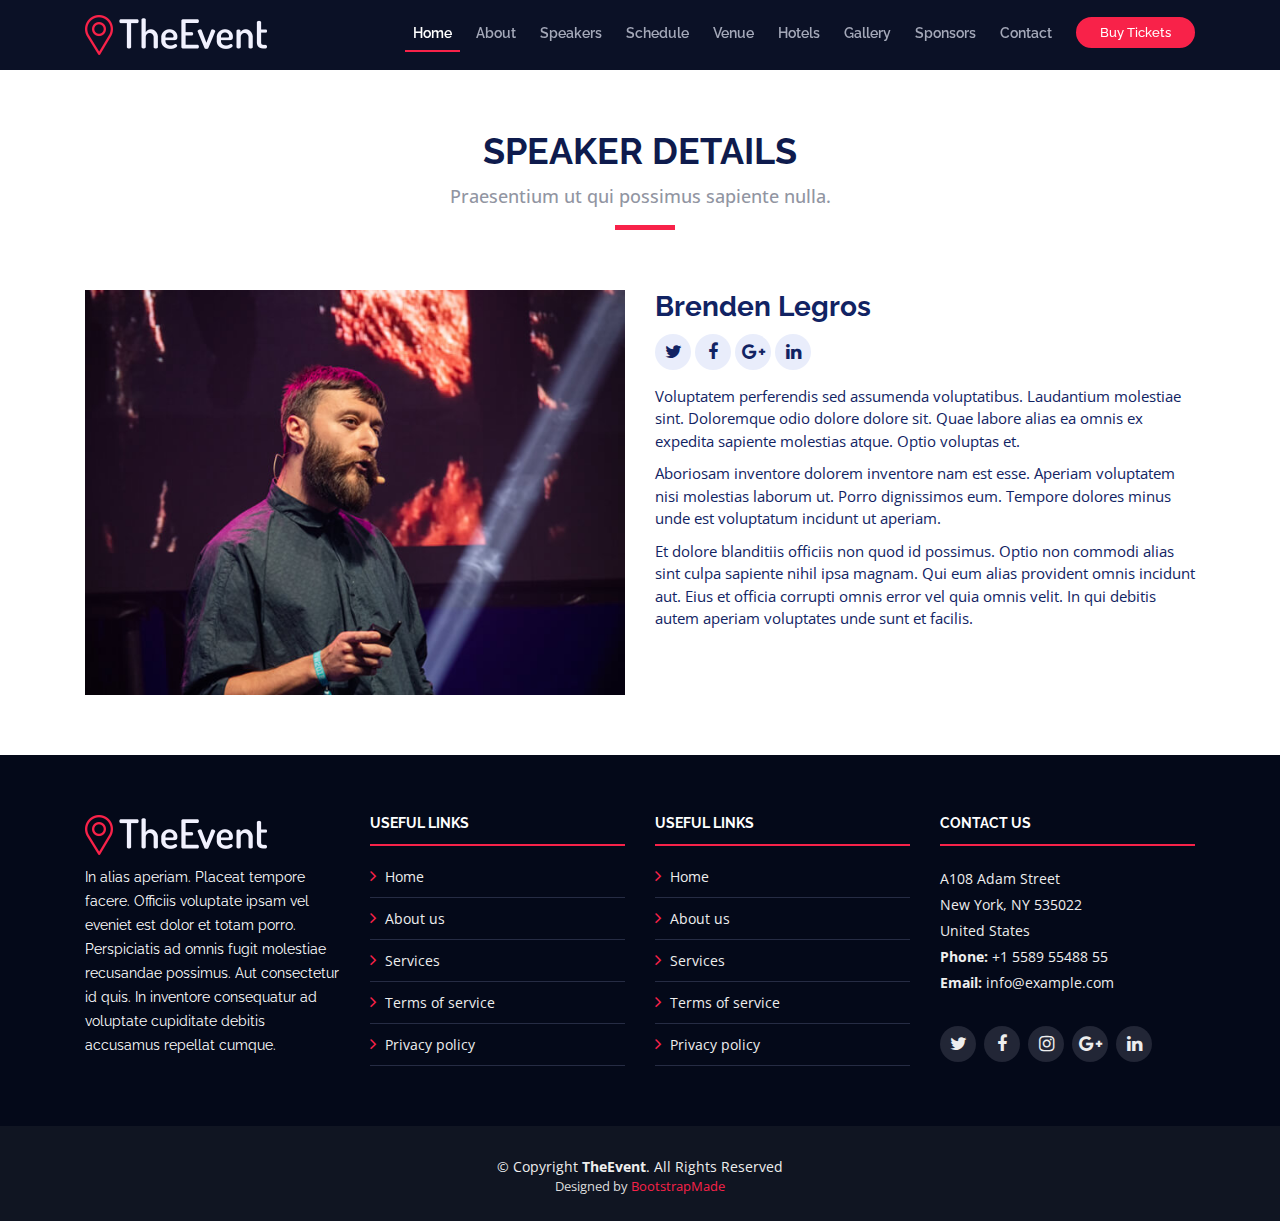
<file: speaker-details.html>
<!DOCTYPE html>
<html lang="en">

<head>
  <meta charset="utf-8">
  <meta content="width=device-width, initial-scale=1.0" name="viewport">

  <title>TheEvent Bootstrap Template - Speaker Details</title>
  <meta content="" name="descriptison">
  <meta content="" name="keywords">

  <!-- Favicons -->
  <link href="assets/img/favicon.png" rel="icon">
  <link href="assets/img/apple-touch-icon.png" rel="apple-touch-icon">

  <!-- Google Fonts -->
  <link href="https://fonts.googleapis.com/css?family=Open+Sans:300,300i,400,400i,700,700i|Raleway:300,400,500,700,800" rel="stylesheet">

  <!-- Vendor CSS Files -->
  <link href="assets/vendor/bootstrap/css/bootstrap.min.css" rel="stylesheet">
  <link href="assets/vendor/venobox/venobox.css" rel="stylesheet">
  <link href="assets/vendor/font-awesome/css/font-awesome.min.css" rel="stylesheet">
  <link href="assets/vendor/owl.carousel/assets/owl.carousel.min.css" rel="stylesheet">
  <link href="assets/vendor/aos/aos.css" rel="stylesheet">

  <!-- Template Main CSS File -->
  <link href="assets/css/style.css" rel="stylesheet">

  <!-- =======================================================
  * Template Name: TheEvent - v2.2.0
  * Template URL: https://bootstrapmade.com/theevent-conference-event-bootstrap-template/
  * Author: BootstrapMade.com
  * License: https://bootstrapmade.com/license/
  ======================================================== -->
</head>

<body>

  <!-- ======= Header ======= -->
  <header id="header" class="header-fixed">
    <div class="container">

      <div id="logo" class="pull-left">
        <!-- Uncomment below if you prefer to use a text logo -->
        <!-- <h1><a href="#intro">The<span>Event</span></a></h1>-->
        <a href="index.html" class="scrollto"><img src="assets/img/logo.png" alt="" title=""></a>
      </div>

      <nav id="nav-menu-container">
        <ul class="nav-menu">
          <li class="menu-active"><a href="index.html">Home</a></li>
          <li><a href="#about">About</a></li>
          <li><a href="#speakers">Speakers</a></li>
          <li><a href="#schedule">Schedule</a></li>
          <li><a href="#venue">Venue</a></li>
          <li><a href="#hotels">Hotels</a></li>
          <li><a href="#gallery">Gallery</a></li>
          <li><a href="#supporters">Sponsors</a></li>
          <li><a href="#contact">Contact</a></li>
          <li class="buy-tickets"><a href="#buy-tickets">Buy Tickets</a></li>
        </ul>
      </nav><!-- #nav-menu-container -->
    </div>
  </header><!-- End Header -->

  <main id="main" class="main-page">

    <!-- ======= Speaker Details Sectionn ======= -->
    <section id="speakers-details">
      <div class="container">
        <div class="section-header">
          <h2>Speaker Details</h2>
          <p>Praesentium ut qui possimus sapiente nulla.</p>
        </div>

        <div class="row">
          <div class="col-md-6">
            <img src="assets/img/speakers/1.jpg" alt="Speaker 1" class="img-fluid">
          </div>

          <div class="col-md-6">
            <div class="details">
              <h2>Brenden Legros</h2>
              <div class="social">
                <a href=""><i class="fa fa-twitter"></i></a>
                <a href=""><i class="fa fa-facebook"></i></a>
                <a href=""><i class="fa fa-google-plus"></i></a>
                <a href=""><i class="fa fa-linkedin"></i></a>
              </div>
              <p>Voluptatem perferendis sed assumenda voluptatibus. Laudantium molestiae sint. Doloremque odio dolore dolore sit. Quae labore alias ea omnis ex expedita sapiente molestias atque. Optio voluptas et.</p>

              <p>Aboriosam inventore dolorem inventore nam est esse. Aperiam voluptatem nisi molestias laborum ut. Porro dignissimos eum. Tempore dolores minus unde est voluptatum incidunt ut aperiam.</p>

              <p>Et dolore blanditiis officiis non quod id possimus. Optio non commodi alias sint culpa sapiente nihil ipsa magnam. Qui eum alias provident omnis incidunt aut. Eius et officia corrupti omnis error vel quia omnis velit. In qui debitis autem aperiam voluptates unde sunt et facilis.</p>
            </div>
          </div>

        </div>
      </div>

    </section>

  </main><!-- End #main -->

  <!-- ======= Footer ======= -->
  <footer id="footer">
    <div class="footer-top">
      <div class="container">
        <div class="row">

          <div class="col-lg-3 col-md-6 footer-info">
            <img src="assets/img/logo.png" alt="TheEvenet">
            <p>In alias aperiam. Placeat tempore facere. Officiis voluptate ipsam vel eveniet est dolor et totam porro. Perspiciatis ad omnis fugit molestiae recusandae possimus. Aut consectetur id quis. In inventore consequatur ad voluptate cupiditate debitis accusamus repellat cumque.</p>
          </div>

          <div class="col-lg-3 col-md-6 footer-links">
            <h4>Useful Links</h4>
            <ul>
              <li><i class="fa fa-angle-right"></i> <a href="#">Home</a></li>
              <li><i class="fa fa-angle-right"></i> <a href="#">About us</a></li>
              <li><i class="fa fa-angle-right"></i> <a href="#">Services</a></li>
              <li><i class="fa fa-angle-right"></i> <a href="#">Terms of service</a></li>
              <li><i class="fa fa-angle-right"></i> <a href="#">Privacy policy</a></li>
            </ul>
          </div>

          <div class="col-lg-3 col-md-6 footer-links">
            <h4>Useful Links</h4>
            <ul>
              <li><i class="fa fa-angle-right"></i> <a href="#">Home</a></li>
              <li><i class="fa fa-angle-right"></i> <a href="#">About us</a></li>
              <li><i class="fa fa-angle-right"></i> <a href="#">Services</a></li>
              <li><i class="fa fa-angle-right"></i> <a href="#">Terms of service</a></li>
              <li><i class="fa fa-angle-right"></i> <a href="#">Privacy policy</a></li>
            </ul>
          </div>

          <div class="col-lg-3 col-md-6 footer-contact">
            <h4>Contact Us</h4>
            <p>
              A108 Adam Street <br>
              New York, NY 535022<br>
              United States <br>
              <strong>Phone:</strong> +1 5589 55488 55<br>
              <strong>Email:</strong> info@example.com<br>
            </p>

            <div class="social-links">
              <a href="#" class="twitter"><i class="fa fa-twitter"></i></a>
              <a href="#" class="facebook"><i class="fa fa-facebook"></i></a>
              <a href="#" class="instagram"><i class="fa fa-instagram"></i></a>
              <a href="#" class="google-plus"><i class="fa fa-google-plus"></i></a>
              <a href="#" class="linkedin"><i class="fa fa-linkedin"></i></a>
            </div>

          </div>

        </div>
      </div>
    </div>

    <div class="container">
      <div class="copyright">
        &copy; Copyright <strong>TheEvent</strong>. All Rights Reserved
      </div>
      <div class="credits">
        <!--
        All the links in the footer should remain intact.
        You can delete the links only if you purchased the pro version.
        Licensing information: https://bootstrapmade.com/license/
        Purchase the pro version with working PHP/AJAX contact form: https://bootstrapmade.com/buy/?theme=TheEvent
      -->
        Designed by <a href="https://bootstrapmade.com/">BootstrapMade</a>
      </div>
    </div>
  </footer><!-- End  Footer -->

  <a href="#" class="back-to-top"><i class="fa fa-angle-up"></i></a>

  <!-- Vendor JS Files -->
  <script src="assets/vendor/jquery/jquery.min.js"></script>
  <script src="assets/vendor/bootstrap/js/bootstrap.bundle.min.js"></script>
  <script src="assets/vendor/jquery.easing/jquery.easing.min.js"></script>
  <script src="assets/vendor/php-email-form/validate.js"></script>
  <script src="assets/vendor/venobox/venobox.min.js"></script>
  <script src="assets/vendor/owl.carousel/owl.carousel.min.js"></script>
  <script src="assets/vendor/superfish/superfish.min.js"></script>
  <script src="assets/vendor/hoverIntent/hoverIntent.js"></script>
  <script src="assets/vendor/aos/aos.js"></script>

  <!-- Template Main JS File -->
  <script src="assets/js/main.js"></script>

</body>

</html>
</file>
<file: assets/vendor/venobox/venobox.css>
/* ------ venobox.css --------*/
.vbox-overlay *, .vbox-overlay *:before, .vbox-overlay *:after{
    -webkit-backface-visibility: hidden;
    -webkit-box-sizing:border-box;
    -moz-box-sizing:border-box;
    box-sizing:border-box;
}
.vbox-overlay * { 
    -webkit-backface-visibility: visible;
    backface-visibility: visible;
}
.vbox-overlay{
    display: -webkit-flex;
    display: flex;
    -webkit-flex-direction: column;
    flex-direction: column;
    -webkit-justify-content: center;
    justify-content: center;
    -webkit-align-items: center;
    align-items: center;
    position: fixed;
    left: 0;
    top: 0;
    bottom: 0;
    right: 0;
    z-index: 999999;
}

/* ----- navigation ----- */
.vbox-title{
    width: 100%;
    height: 40px;
    float: left;
    text-align: center;
    line-height: 28px;
    font-size: 12px;
    padding: 6px 50px;
    overflow: hidden;
    position: fixed;
    display: none;
    left: 0;
    z-index: 89;
}
.vbox-close{
    cursor: pointer;
    position: fixed;
    top: -1px;
    right: 0;
    width: 50px;
    height: 40px;
    padding: 6px;
    display: block;
    background-position:10px center;
    overflow: hidden;
    font-size: 24px;
    line-height: 1;
    text-align: center;
    z-index: 99;
}
.vbox-left{
    cursor: pointer;
    position: fixed;
    left: 0;
    height: 40px;
    overflow: hidden;
    line-height: 28px;
    font-size: 12px;
    z-index: 99;
    display: flex;
    align-items:center;
}
.vbox-num{
    display: inline-block;
    margin: 6px 0 6px 15px;
}
/* ----- Social share ----- */
.vbox-share{
    line-height: 28px;
    font-size: 12px;
    overflow: hidden;
    position: fixed;
    left: 0;
    z-index: 98;
    display: flex;
    align-items:center;
    justify-content: center;
    width: 100%;
    text-align: center;
}
.vbox-share svg{
    max-height: 28px;
    width: 28px;
    z-index: 10;
    margin-left: 12px;
    margin-top: 6px;
    margin-bottom: 6px;
    vertical-align: middle;
}


/* ----- navigation ARROWS ----- */
.vbox-next, .vbox-prev{
    position: fixed;
    top: 50%;
    margin-top: -15px;
    overflow: hidden;
    cursor: pointer;
    display: block;
    width: 45px;
    height: 45px;
    z-index: 99;
}
.vbox-next span, .vbox-prev span{
    position: relative;
    width: 20px;
    height: 20px;
    border: 2px solid transparent;
    border-top-color: #B6B6B6;
    border-right-color: #B6B6B6;
    text-indent: -100px;
    position: absolute;
    top: 8px;
    display: block;
}
.vbox-prev{
    left: 15px;
}
.vbox-next{
    right: 15px;
}
.vbox-prev span{
    left: 10px;
    -ms-transform: rotate(-135deg);
    -webkit-transform: rotate(-135deg);
    transform: rotate(-135deg);
}
.vbox-next span{
    -ms-transform: rotate(45deg);
    -webkit-transform: rotate(45deg);
    transform: rotate(45deg);
    right: 10px;
}
/* ------- inline window ------ */
.vbox-inline{
    width: 420px;
    height: 315px;
    height: 70vh;
    padding: 10px;
    background: #fff;
    margin: 0 auto;
    overflow: auto;
    text-align: left;
}
/* ------- Video & iFrames window ------ */
.venoframe{
    max-width: 100%;
    width: 100%;
    border: none;
    width: 100%;
    height: 260px;
    height: 70vh;
}
.venoframe.vbvid{
    height: 260px;
}
@media (min-width: 768px) {
    .venoframe, .vbox-inline{
        width: 90%;
        height: 360px;
        height: 70vh;
    }
    .venoframe.vbvid{
        width: 640px;
        height: 360px;
    }
}
@media (min-width: 992px) {
    .venoframe, .vbox-inline{
        max-width: 1200px;
        width: 80%;
        height: 540px;
        height: 70vh;
    }
    .venoframe.vbvid{
        width: 960px;
        height: 540px;
    }
}
/* 
Please do NOT edit this part! 
or at least read this note: http://i.imgur.com/7C0ws9e.gif
*/
.vbox-open{
    overflow: hidden;
}
.vbox-container{
    position: absolute;
    left: 0;
    right: 0;
    top: 0;
    bottom: 0;
    overflow-x: hidden;
    overflow-y: scroll;
    overflow-scrolling: touch;
    -webkit-overflow-scrolling: touch;
    z-index: 20;
    max-height: 100%;

}

.vbox-content{
    text-align: center;
    float: left;
    width: 100%;
    position: relative;
    overflow: hidden;
    padding: 20px 4%;
}
.vbox-container img{
    max-width: 100%;
    height: auto;
}
.vbox-figlio{
    box-shadow: 0 0 12px rgba(0,0,0,0.19), 0 6px 6px rgba(0,0,0,0.23);
    max-width: 100%;
    text-align: initial;
}
img.vbox-figlio{
    -webkit-user-select: none;
-khtml-user-select: none;
-moz-user-select: none;
-o-user-select: none;
user-select: none;
}
.vbox-content.swipe-left{
    margin-left: -200px !important;
}
.vbox-content.swipe-right{
    margin-left: 200px !important;
}
.vbox-animated{
    webkit-transition: margin 300ms ease-out;
    transition: margin 300ms ease-out;
}

/* ---------- preloader ----------
 * SPINKIT 
 * http://tobiasahlin.com/spinkit/
-------------------------------- */
.sk-double-bounce,.sk-rotating-plane{width:40px;height:40px;margin:40px auto}.sk-rotating-plane{background-color:#333;-webkit-animation:sk-rotatePlane 1.2s infinite ease-in-out;animation:sk-rotatePlane 1.2s infinite ease-in-out}@-webkit-keyframes sk-rotatePlane{0%{-webkit-transform:perspective(120px) rotateX(0) rotateY(0);transform:perspective(120px) rotateX(0) rotateY(0)}50%{-webkit-transform:perspective(120px) rotateX(-180.1deg) rotateY(0);transform:perspective(120px) rotateX(-180.1deg) rotateY(0)}100%{-webkit-transform:perspective(120px) rotateX(-180deg) rotateY(-179.9deg);transform:perspective(120px) rotateX(-180deg) rotateY(-179.9deg)}}@keyframes sk-rotatePlane{0%{-webkit-transform:perspective(120px) rotateX(0) rotateY(0);transform:perspective(120px) rotateX(0) rotateY(0)}50%{-webkit-transform:perspective(120px) rotateX(-180.1deg) rotateY(0);transform:perspective(120px) rotateX(-180.1deg) rotateY(0)}100%{-webkit-transform:perspective(120px) rotateX(-180deg) rotateY(-179.9deg);transform:perspective(120px) rotateX(-180deg) rotateY(-179.9deg)}}.sk-double-bounce{position:relative}.sk-double-bounce .sk-child{width:100%;height:100%;border-radius:50%;background-color:#333;opacity:.6;position:absolute;top:0;left:0;-webkit-animation:sk-doubleBounce 2s infinite ease-in-out;animation:sk-doubleBounce 2s infinite ease-in-out}.sk-chasing-dots .sk-child,.sk-spinner-pulse,.sk-three-bounce .sk-child{background-color:#333;border-radius:100%}.sk-double-bounce .sk-double-bounce2{-webkit-animation-delay:-1s;animation-delay:-1s}@-webkit-keyframes sk-doubleBounce{0%,100%{-webkit-transform:scale(0);transform:scale(0)}50%{-webkit-transform:scale(1);transform:scale(1)}}@keyframes sk-doubleBounce{0%,100%{-webkit-transform:scale(0);transform:scale(0)}50%{-webkit-transform:scale(1);transform:scale(1)}}.sk-wave{margin:40px auto;width:50px;height:40px;text-align:center;font-size:10px}.sk-wave .sk-rect{background-color:#333;height:100%;width:6px;display:inline-block;-webkit-animation:sk-waveStretchDelay 1.2s infinite ease-in-out;animation:sk-waveStretchDelay 1.2s infinite ease-in-out}.sk-wave .sk-rect1{-webkit-animation-delay:-1.2s;animation-delay:-1.2s}.sk-wave .sk-rect2{-webkit-animation-delay:-1.1s;animation-delay:-1.1s}.sk-wave .sk-rect3{-webkit-animation-delay:-1s;animation-delay:-1s}.sk-wave .sk-rect4{-webkit-animation-delay:-.9s;animation-delay:-.9s}.sk-wave .sk-rect5{-webkit-animation-delay:-.8s;animation-delay:-.8s}@-webkit-keyframes sk-waveStretchDelay{0%,100%,40%{-webkit-transform:scaleY(.4);transform:scaleY(.4)}20%{-webkit-transform:scaleY(1);transform:scaleY(1)}}@keyframes sk-waveStretchDelay{0%,100%,40%{-webkit-transform:scaleY(.4);transform:scaleY(.4)}20%{-webkit-transform:scaleY(1);transform:scaleY(1)}}.sk-wandering-cubes{margin:40px auto;width:40px;height:40px;position:relative}.sk-wandering-cubes .sk-cube{background-color:#333;width:10px;height:10px;position:absolute;top:0;left:0;-webkit-animation:sk-wanderingCube 1.8s ease-in-out -1.8s infinite both;animation:sk-wanderingCube 1.8s ease-in-out -1.8s infinite both}.sk-chasing-dots,.sk-spinner-pulse{width:40px;height:40px;margin:40px auto}.sk-wandering-cubes .sk-cube2{-webkit-animation-delay:-.9s;animation-delay:-.9s}@-webkit-keyframes sk-wanderingCube{0%{-webkit-transform:rotate(0);transform:rotate(0)}25%{-webkit-transform:translateX(30px) rotate(-90deg) scale(.5);transform:translateX(30px) rotate(-90deg) scale(.5)}50%{-webkit-transform:translateX(30px) translateY(30px) rotate(-179deg);transform:translateX(30px) translateY(30px) rotate(-179deg)}50.1%{-webkit-transform:translateX(30px) translateY(30px) rotate(-180deg);transform:translateX(30px) translateY(30px) rotate(-180deg)}75%{-webkit-transform:translateX(0) translateY(30px) rotate(-270deg) scale(.5);transform:translateX(0) translateY(30px) rotate(-270deg) scale(.5)}100%{-webkit-transform:rotate(-360deg);transform:rotate(-360deg)}}@keyframes sk-wanderingCube{0%{-webkit-transform:rotate(0);transform:rotate(0)}25%{-webkit-transform:translateX(30px) rotate(-90deg) scale(.5);transform:translateX(30px) rotate(-90deg) scale(.5)}50%{-webkit-transform:translateX(30px) translateY(30px) rotate(-179deg);transform:translateX(30px) translateY(30px) rotate(-179deg)}50.1%{-webkit-transform:translateX(30px) translateY(30px) rotate(-180deg);transform:translateX(30px) translateY(30px) rotate(-180deg)}75%{-webkit-transform:translateX(0) translateY(30px) rotate(-270deg) scale(.5);transform:translateX(0) translateY(30px) rotate(-270deg) scale(.5)}100%{-webkit-transform:rotate(-360deg);transform:rotate(-360deg)}}.sk-spinner-pulse{-webkit-animation:sk-pulseScaleOut 1s infinite ease-in-out;animation:sk-pulseScaleOut 1s infinite ease-in-out}@-webkit-keyframes sk-pulseScaleOut{0%{-webkit-transform:scale(0);transform:scale(0)}100%{-webkit-transform:scale(1);transform:scale(1);opacity:0}}@keyframes sk-pulseScaleOut{0%{-webkit-transform:scale(0);transform:scale(0)}100%{-webkit-transform:scale(1);transform:scale(1);opacity:0}}.sk-chasing-dots{position:relative;text-align:center;-webkit-animation:sk-chasingDotsRotate 2s infinite linear;animation:sk-chasingDotsRotate 2s infinite linear}.sk-chasing-dots .sk-child{width:60%;height:60%;display:inline-block;position:absolute;top:0;-webkit-animation:sk-chasingDotsBounce 2s infinite ease-in-out;animation:sk-chasingDotsBounce 2s infinite ease-in-out}.sk-chasing-dots .sk-dot2{top:auto;bottom:0;-webkit-animation-delay:-1s;animation-delay:-1s}@-webkit-keyframes sk-chasingDotsRotate{100%{-webkit-transform:rotate(360deg);transform:rotate(360deg)}}@keyframes sk-chasingDotsRotate{100%{-webkit-transform:rotate(360deg);transform:rotate(360deg)}}@-webkit-keyframes sk-chasingDotsBounce{0%,100%{-webkit-transform:scale(0);transform:scale(0)}50%{-webkit-transform:scale(1);transform:scale(1)}}@keyframes sk-chasingDotsBounce{0%,100%{-webkit-transform:scale(0);transform:scale(0)}50%{-webkit-transform:scale(1);transform:scale(1)}}.sk-three-bounce{margin:40px auto;width:80px;text-align:center}.sk-three-bounce .sk-child{width:20px;height:20px;display:inline-block;-webkit-animation:sk-three-bounce 1.4s ease-in-out 0s infinite both;animation:sk-three-bounce 1.4s ease-in-out 0s infinite both}.sk-circle .sk-child:before,.sk-fading-circle .sk-circle:before{display:block;border-radius:100%;content:'';background-color:#333}.sk-three-bounce .sk-bounce1{-webkit-animation-delay:-.32s;animation-delay:-.32s}.sk-three-bounce .sk-bounce2{-webkit-animation-delay:-.16s;animation-delay:-.16s}@-webkit-keyframes sk-three-bounce{0%,100%,80%{-webkit-transform:scale(0);transform:scale(0)}40%{-webkit-transform:scale(1);transform:scale(1)}}@keyframes sk-three-bounce{0%,100%,80%{-webkit-transform:scale(0);transform:scale(0)}40%{-webkit-transform:scale(1);transform:scale(1)}}.sk-circle{margin:40px auto;width:40px;height:40px;position:relative}.sk-circle .sk-child{width:100%;height:100%;position:absolute;left:0;top:0}.sk-circle .sk-child:before{margin:0 auto;width:15%;height:15%;-webkit-animation:sk-circleBounceDelay 1.2s infinite ease-in-out both;animation:sk-circleBounceDelay 1.2s infinite ease-in-out both}.sk-circle .sk-circle2{-webkit-transform:rotate(30deg);-ms-transform:rotate(30deg);transform:rotate(30deg)}.sk-circle .sk-circle3{-webkit-transform:rotate(60deg);-ms-transform:rotate(60deg);transform:rotate(60deg)}.sk-circle .sk-circle4{-webkit-transform:rotate(90deg);-ms-transform:rotate(90deg);transform:rotate(90deg)}.sk-circle .sk-circle5{-webkit-transform:rotate(120deg);-ms-transform:rotate(120deg);transform:rotate(120deg)}.sk-circle .sk-circle6{-webkit-transform:rotate(150deg);-ms-transform:rotate(150deg);transform:rotate(150deg)}.sk-circle .sk-circle7{-webkit-transform:rotate(180deg);-ms-transform:rotate(180deg);transform:rotate(180deg)}.sk-circle .sk-circle8{-webkit-transform:rotate(210deg);-ms-transform:rotate(210deg);transform:rotate(210deg)}.sk-circle .sk-circle9{-webkit-transform:rotate(240deg);-ms-transform:rotate(240deg);transform:rotate(240deg)}.sk-circle .sk-circle10{-webkit-transform:rotate(270deg);-ms-transform:rotate(270deg);transform:rotate(270deg)}.sk-circle .sk-circle11{-webkit-transform:rotate(300deg);-ms-transform:rotate(300deg);transform:rotate(300deg)}.sk-circle .sk-circle12{-webkit-transform:rotate(330deg);-ms-transform:rotate(330deg);transform:rotate(330deg)}.sk-circle .sk-circle2:before{-webkit-animation-delay:-1.1s;animation-delay:-1.1s}.sk-circle .sk-circle3:before{-webkit-animation-delay:-1s;animation-delay:-1s}.sk-circle .sk-circle4:before{-webkit-animation-delay:-.9s;animation-delay:-.9s}.sk-circle .sk-circle5:before{-webkit-animation-delay:-.8s;animation-delay:-.8s}.sk-circle .sk-circle6:before{-webkit-animation-delay:-.7s;animation-delay:-.7s}.sk-circle .sk-circle7:before{-webkit-animation-delay:-.6s;animation-delay:-.6s}.sk-circle .sk-circle8:before{-webkit-animation-delay:-.5s;animation-delay:-.5s}.sk-circle .sk-circle9:before{-webkit-animation-delay:-.4s;animation-delay:-.4s}.sk-circle .sk-circle10:before{-webkit-animation-delay:-.3s;animation-delay:-.3s}.sk-circle .sk-circle11:before{-webkit-animation-delay:-.2s;animation-delay:-.2s}.sk-circle .sk-circle12:before{-webkit-animation-delay:-.1s;animation-delay:-.1s}@-webkit-keyframes sk-circleBounceDelay{0%,100%,80%{-webkit-transform:scale(0);transform:scale(0)}40%{-webkit-transform:scale(1);transform:scale(1)}}@keyframes sk-circleBounceDelay{0%,100%,80%{-webkit-transform:scale(0);transform:scale(0)}40%{-webkit-transform:scale(1);transform:scale(1)}}.sk-cube-grid{width:40px;height:40px;margin:40px auto}.sk-cube-grid .sk-cube{width:33.33%;height:33.33%;background-color:#333;float:left;-webkit-animation:sk-cubeGridScaleDelay 1.3s infinite ease-in-out;animation:sk-cubeGridScaleDelay 1.3s infinite ease-in-out}.sk-cube-grid .sk-cube1{-webkit-animation-delay:.2s;animation-delay:.2s}.sk-cube-grid .sk-cube2{-webkit-animation-delay:.3s;animation-delay:.3s}.sk-cube-grid .sk-cube3{-webkit-animation-delay:.4s;animation-delay:.4s}.sk-cube-grid .sk-cube4{-webkit-animation-delay:.1s;animation-delay:.1s}.sk-cube-grid .sk-cube5{-webkit-animation-delay:.2s;animation-delay:.2s}.sk-cube-grid .sk-cube6{-webkit-animation-delay:.3s;animation-delay:.3s}.sk-cube-grid .sk-cube7{-webkit-animation-delay:0ms;animation-delay:0ms}.sk-cube-grid .sk-cube8{-webkit-animation-delay:.1s;animation-delay:.1s}.sk-cube-grid .sk-cube9{-webkit-animation-delay:.2s;animation-delay:.2s}@-webkit-keyframes sk-cubeGridScaleDelay{0%,100%,70%{-webkit-transform:scale3D(1,1,1);transform:scale3D(1,1,1)}35%{-webkit-transform:scale3D(0,0,1);transform:scale3D(0,0,1)}}@keyframes sk-cubeGridScaleDelay{0%,100%,70%{-webkit-transform:scale3D(1,1,1);transform:scale3D(1,1,1)}35%{-webkit-transform:scale3D(0,0,1);transform:scale3D(0,0,1)}}.sk-fading-circle{margin:40px auto;width:40px;height:40px;position:relative}.sk-fading-circle .sk-circle{width:100%;height:100%;position:absolute;left:0;top:0}.sk-fading-circle .sk-circle:before{margin:0 auto;width:15%;height:15%;-webkit-animation:sk-circleFadeDelay 1.2s infinite ease-in-out both;animation:sk-circleFadeDelay 1.2s infinite ease-in-out both}.sk-fading-circle .sk-circle2{-webkit-transform:rotate(30deg);-ms-transform:rotate(30deg);transform:rotate(30deg)}.sk-fading-circle .sk-circle3{-webkit-transform:rotate(60deg);-ms-transform:rotate(60deg);transform:rotate(60deg)}.sk-fading-circle .sk-circle4{-webkit-transform:rotate(90deg);-ms-transform:rotate(90deg);transform:rotate(90deg)}.sk-fading-circle .sk-circle5{-webkit-transform:rotate(120deg);-ms-transform:rotate(120deg);transform:rotate(120deg)}.sk-fading-circle .sk-circle6{-webkit-transform:rotate(150deg);-ms-transform:rotate(150deg);transform:rotate(150deg)}.sk-fading-circle .sk-circle7{-webkit-transform:rotate(180deg);-ms-transform:rotate(180deg);transform:rotate(180deg)}.sk-fading-circle .sk-circle8{-webkit-transform:rotate(210deg);-ms-transform:rotate(210deg);transform:rotate(210deg)}.sk-fading-circle .sk-circle9{-webkit-transform:rotate(240deg);-ms-transform:rotate(240deg);transform:rotate(240deg)}.sk-fading-circle .sk-circle10{-webkit-transform:rotate(270deg);-ms-transform:rotate(270deg);transform:rotate(270deg)}.sk-fading-circle .sk-circle11{-webkit-transform:rotate(300deg);-ms-transform:rotate(300deg);transform:rotate(300deg)}.sk-fading-circle .sk-circle12{-webkit-transform:rotate(330deg);-ms-transform:rotate(330deg);transform:rotate(330deg)}.sk-fading-circle .sk-circle2:before{-webkit-animation-delay:-1.1s;animation-delay:-1.1s}.sk-fading-circle .sk-circle3:before{-webkit-animation-delay:-1s;animation-delay:-1s}.sk-fading-circle .sk-circle4:before{-webkit-animation-delay:-.9s;animation-delay:-.9s}.sk-fading-circle .sk-circle5:before{-webkit-animation-delay:-.8s;animation-delay:-.8s}.sk-fading-circle .sk-circle6:before{-webkit-animation-delay:-.7s;animation-delay:-.7s}.sk-fading-circle .sk-circle7:before{-webkit-animation-delay:-.6s;animation-delay:-.6s}.sk-fading-circle .sk-circle8:before{-webkit-animation-delay:-.5s;animation-delay:-.5s}.sk-fading-circle .sk-circle9:before{-webkit-animation-delay:-.4s;animation-delay:-.4s}.sk-fading-circle .sk-circle10:before{-webkit-animation-delay:-.3s;animation-delay:-.3s}.sk-fading-circle .sk-circle11:before{-webkit-animation-delay:-.2s;animation-delay:-.2s}.sk-fading-circle .sk-circle12:before{-webkit-animation-delay:-.1s;animation-delay:-.1s}@-webkit-keyframes sk-circleFadeDelay{0%,100%,39%{opacity:0}40%{opacity:1}}@keyframes sk-circleFadeDelay{0%,100%,39%{opacity:0}40%{opacity:1}}.sk-folding-cube{margin:40px auto;width:40px;height:40px;position:relative;-webkit-transform:rotateZ(45deg);transform:rotateZ(45deg)}.sk-folding-cube .sk-cube{float:left;width:50%;height:50%;position:relative;-webkit-transform:scale(1.1);-ms-transform:scale(1.1);transform:scale(1.1)}.sk-folding-cube .sk-cube:before{content:'';position:absolute;top:0;left:0;width:100%;height:100%;background-color:#333;-webkit-animation:sk-foldCubeAngle 2.4s infinite linear both;animation:sk-foldCubeAngle 2.4s infinite linear both;-webkit-transform-origin:100% 100%;-ms-transform-origin:100% 100%;transform-origin:100% 100%}.sk-folding-cube .sk-cube2{-webkit-transform:scale(1.1) rotateZ(90deg);transform:scale(1.1) rotateZ(90deg)}.sk-folding-cube .sk-cube3{-webkit-transform:scale(1.1) rotateZ(180deg);transform:scale(1.1) rotateZ(180deg)}.sk-folding-cube .sk-cube4{-webkit-transform:scale(1.1) rotateZ(270deg);transform:scale(1.1) rotateZ(270deg)}.sk-folding-cube .sk-cube2:before{-webkit-animation-delay:.3s;animation-delay:.3s}.sk-folding-cube .sk-cube3:before{-webkit-animation-delay:.6s;animation-delay:.6s}.sk-folding-cube .sk-cube4:before{-webkit-animation-delay:.9s;animation-delay:.9s}@-webkit-keyframes sk-foldCubeAngle{0%,10%{-webkit-transform:perspective(140px) rotateX(-180deg);transform:perspective(140px) rotateX(-180deg);opacity:0}25%,75%{-webkit-transform:perspective(140px) rotateX(0);transform:perspective(140px) rotateX(0);opacity:1}100%,90%{-webkit-transform:perspective(140px) rotateY(180deg);transform:perspective(140px) rotateY(180deg);opacity:0}}@keyframes sk-foldCubeAngle{0%,10%{-webkit-transform:perspective(140px) rotateX(-180deg);transform:perspective(140px) rotateX(-180deg);opacity:0}25%,75%{-webkit-transform:perspective(140px) rotateX(0);transform:perspective(140px) rotateX(0);opacity:1}100%,90%{-webkit-transform:perspective(140px) rotateY(180deg);transform:perspective(140px) rotateY(180deg);opacity:0}}
</file>
<file: assets/css/style.css>
/**
* Template Name: TheEvent - v2.2.0
* Template URL: https://bootstrapmade.com/theevent-conference-event-bootstrap-template/
* Author: BootstrapMade.com
* License: https://bootstrapmade.com/license/
*/

/*--------------------------------------------------------------
# General
--------------------------------------------------------------*/
body {
  background: #fff;
  color: #2f3138;
  font-family: "Open Sans", sans-serif;
}

a {
  color: #f82249;
  transition: 0.5s;
}

a:hover, a:active, a:focus {
  color: #f8234a;
  outline: none;
  text-decoration: none;
}

p {
  padding: 0;
  margin: 0 0 30px 0;
}

h1, h2, h3, h4, h5, h6 {
  font-family: "Raleway", sans-serif;
  font-weight: 400;
  margin: 0 0 20px 0;
  padding: 0;
  color: #0e1b4d;
}

.main-page {
  margin-top: 70px;
}

/* Prelaoder */
#preloader {
  position: fixed;
  left: 0;
  top: 0;
  z-index: 999;
  width: 100%;
  height: 100%;
  overflow: visible;
  background: #fff url("../img/preloader.svg") no-repeat center center;
}

/* Back to top button */
.back-to-top {
  position: fixed;
  display: none;
  background: #f82249;
  color: #fff;
  width: 40px;
  height: 40px;
  text-align: center;
  border-radius: 50px;
  right: 15px;
  bottom: 15px;
  transition: background 0.5s ease-in-out;
}

.back-to-top i {
  font-size: 24px;
  padding-top: 6px;
}

@media (max-width: 768px) {
  .back-to-top {
    bottom: 15px;
  }
}

.back-to-top:focus {
  background: #e0072f;
  color: #fff;
  outline: none;
}

.back-to-top:hover {
  background: #e0072f;
  color: #fff;
}

/* Sections Header
--------------------------------*/
.section-header {
  margin-bottom: 60px;
  position: relative;
  padding-bottom: 20px;
}

.section-header::before {
  content: '';
  position: absolute;
  display: block;
  width: 60px;
  height: 5px;
  background: #f82249;
  bottom: 0;
  left: calc(50% - 25px);
}

.section-header h2 {
  font-size: 36px;
  text-transform: uppercase;
  text-align: center;
  font-weight: 700;
  margin-bottom: 10px;
}

.section-header p {
  text-align: center;
  padding: 0;
  margin: 0;
  font-size: 18px;
  font-weight: 500;
  color: #9195a2;
}

.section-with-bg {
  background-color: #f6f7fd;
}

/*--------------------------------------------------------------
# Header
--------------------------------------------------------------*/
#header {
  height: 90px;
  padding: 25px 0;
  position: fixed;
  left: 0;
  top: 0;
  right: 0;
  transition: all 0.5s;
  z-index: 997;
}

@media (max-width: 991px) {
  #header {
    background: rgba(6, 12, 34, 0.98);
    height: 70px;
    padding: 15px 0;
    transition: all 0.5s;
  }
}

@media (max-width: 1199px) {
  #header .container {
    max-width: 100%;
  }
}

#header.header-scrolled, #header.header-fixed {
  background: rgba(6, 12, 34, 0.98);
  height: 70px;
  padding: 15px 0;
  transition: all 0.5s;
}

#header #logo h1 {
  font-size: 36px;
  margin: 0;
  padding: 6px 0;
  line-height: 1;
  font-family: "Raleway", sans-serif;
  font-weight: 700;
  letter-spacing: 3px;
  text-transform: uppercase;
}

#header #logo h1 span {
  color: #f82249;
}

#header #logo h1 a, #header #logo h1 a:hover {
  color: #fff;
}

#header #logo img {
  padding: 0;
  margin: 0;
  max-height: 40px;
}

/*--------------------------------------------------------------
# Navigation Menu
--------------------------------------------------------------*/
/* Nav Menu Essentials */
.nav-menu, .nav-menu * {
  margin: 0;
  padding: 0;
  list-style: none;
}

.nav-menu ul {
  position: absolute;
  display: none;
  top: 100%;
  left: 0;
  z-index: 99;
}

.nav-menu li {
  position: relative;
  white-space: nowrap;
}

.nav-menu > li {
  float: left;
}

.nav-menu li:hover > ul,
.nav-menu li.sfHover > ul {
  display: block;
}

.nav-menu ul ul {
  top: 0;
  left: 100%;
}

.nav-menu ul li {
  min-width: 180px;
}

/* Nav Menu Arrows */
.sf-arrows .sf-with-ul {
  padding-right: 30px;
}

.sf-arrows .sf-with-ul:after {
  content: "\f107";
  position: absolute;
  right: 15px;
  font-family: FontAwesome;
  font-style: normal;
  font-weight: normal;
}

.sf-arrows ul .sf-with-ul:after {
  content: "\f105";
}

/* Nav Meu Container */
#nav-menu-container {
  float: right;
  margin: 0;
}

@media (max-width: 991px) {
  #nav-menu-container {
    display: none;
  }
}

/* Nav Meu Styling */
.nav-menu a {
  padding: 8px;
  text-decoration: none;
  display: inline-block;
  color: rgba(202, 206, 221, 0.8);
  font-family: "Raleway", sans-serif;
  font-weight: 600;
  font-size: 14px;
  outline: none;
}

@media (max-width: 1199px) {
  .nav-menu a {
    padding: 8px 4px;
  }
}

.nav-menu .menu-active a, .nav-menu a:hover {
  color: #fff;
}

.nav-menu > li {
  margin-left: 8px;
}

.nav-menu > li > a:before {
  content: "";
  position: absolute;
  width: 0;
  height: 2px;
  bottom: 0;
  left: 0;
  background-color: #f82249;
  visibility: hidden;
  transition: all 0.3s ease-in-out 0s;
}

.nav-menu a:hover:before, .nav-menu li:hover > a:before, .nav-menu .menu-active > a:before {
  visibility: visible;
  width: 100%;
}

.nav-menu li.buy-tickets a {
  color: #fff;
  background: #f82249;
  padding: 7px 22px;
  border-radius: 50px;
  border: 2px solid #f82249;
  transition: all ease-in-out 0.3s;
  font-weight: 500;
  margin-left: 8px;
  margin-top: 2px;
  line-height: 1;
  font-size: 13px;
}

.nav-menu li.buy-tickets a:hover {
  background: none;
}

.nav-menu li.buy-tickets:hover a:before, .nav-menu li.buy-tickets.menu-active a:before {
  visibility: hidden;
}

.nav-menu ul {
  margin: 4px 0 0 0;
  padding: 10px;
  box-shadow: 0px 0px 30px rgba(127, 137, 161, 0.25);
  background: #fff;
  border-radius: 3px;
}

.nav-menu ul li {
  transition: 0.3s;
}

.nav-menu ul li a {
  padding: 10px;
  color: #060c22;
  transition: 0.3s;
  display: block;
  font-size: 13px;
  text-transform: none;
  border-radius: 3px;
}

.nav-menu ul li:hover > a {
  background: #f82249;
  color: #fff;
}

.nav-menu ul ul {
  margin: 0;
}

/* Mobile Nav Toggle */
#mobile-nav-toggle {
  position: fixed;
  right: 0;
  top: 0;
  z-index: 999;
  margin: 15px 15px 0 0;
  border: 0;
  background: none;
  font-size: 24px;
  display: none;
  transition: all 0.4s;
  outline: none;
  cursor: pointer;
}

#mobile-nav-toggle i {
  color: #fff;
}

@media (max-width: 991px) {
  #mobile-nav-toggle {
    display: inline;
  }
}

/* Mobile Nav Styling */
#mobile-nav {
  position: fixed;
  top: 0;
  padding-top: 18px;
  bottom: 0;
  z-index: 998;
  background: rgba(6, 12, 34, 0.9);
  left: -260px;
  width: 260px;
  overflow-y: auto;
  transition: 0.4s;
}

#mobile-nav ul {
  padding: 0;
  margin: 0;
  list-style: none;
}

#mobile-nav ul li {
  position: relative;
}

#mobile-nav ul li a {
  color: #fff;
  font-size: 17px;
  overflow: hidden;
  padding: 10px 22px 10px 15px;
  position: relative;
  text-decoration: none;
  width: 100%;
  display: block;
  outline: none;
}

#mobile-nav ul li a:hover {
  color: #f82249;
}

#mobile-nav ul li li {
  padding-left: 30px;
}

#mobile-nav ul .menu-has-children i {
  position: absolute;
  right: 0;
  z-index: 99;
  padding: 15px;
  cursor: pointer;
  color: #fff;
}

#mobile-nav ul .menu-has-children i.fa-chevron-up {
  color: #f82249;
}

#mobile-nav ul .menu-item-active {
  color: #f82249;
}

#mobile-body-overly {
  width: 100%;
  height: 100%;
  z-index: 997;
  top: 0;
  left: 0;
  position: fixed;
  background: rgba(6, 12, 34, 0.8);
  display: none;
}

/* Mobile Nav body classes */
body.mobile-nav-active {
  overflow: hidden;
}

body.mobile-nav-active #mobile-nav {
  left: 0;
}

body.mobile-nav-active #mobile-nav-toggle {
  color: #fff;
}

/*--------------------------------------------------------------
# Intro Section
--------------------------------------------------------------*/
#intro {
  width: 100%;
  height: 100vh;
  background: url(../img/intro-bg.jpg) top center;
  background-size: cover;
  overflow: hidden;
  position: relative;
}

@media (min-width: 1024px) {
  #intro {
    background-attachment: fixed;
  }
}

#intro:before {
  content: "";
  background: rgba(6, 12, 34, 0.8);
  position: absolute;
  bottom: 0;
  top: 0;
  left: 0;
  right: 0;
}

#intro .intro-container {
  position: absolute;
  bottom: 0;
  left: 0;
  top: 90px;
  right: 0;
  display: flex;
  justify-content: center;
  align-items: center;
  flex-direction: column;
  text-align: center;
  padding: 0 15px;
}

@media (max-width: 991px) {
  #intro .intro-container {
    top: 70px;
  }
}

#intro h1 {
  color: #fff;
  font-family: "Raleway", sans-serif;
  font-size: 56px;
  font-weight: 600;
  text-transform: uppercase;
}

#intro h1 span {
  color: #f82249;
}

@media (max-width: 991px) {
  #intro h1 {
    font-size: 34px;
  }
}

#intro p {
  color: #ebebeb;
  font-weight: 700;
  font-size: 20px;
}

@media (max-width: 991px) {
  #intro p {
    font-size: 16px;
  }
}

#intro .play-btn {
  width: 94px;
  height: 94px;
  background: radial-gradient(#f82249 50%, rgba(101, 111, 150, 0.15) 52%);
  border-radius: 50%;
  display: block;
  position: relative;
  overflow: hidden;
}

#intro .play-btn::after {
  content: '';
  position: absolute;
  left: 50%;
  top: 50%;
  transform: translateX(-40%) translateY(-50%);
  width: 0;
  height: 0;
  border-top: 10px solid transparent;
  border-bottom: 10px solid transparent;
  border-left: 15px solid #fff;
  z-index: 100;
  transition: all 400ms cubic-bezier(0.55, 0.055, 0.675, 0.19);
}

#intro .play-btn:before {
  content: '';
  position: absolute;
  width: 120px;
  height: 120px;
  -webkit-animation-delay: 0s;
  animation-delay: 0s;
  -webkit-animation: pulsate-btn 2s;
  animation: pulsate-btn 2s;
  -webkit-animation-direction: forwards;
  animation-direction: forwards;
  -webkit-animation-iteration-count: infinite;
  animation-iteration-count: infinite;
  -webkit-animation-timing-function: steps;
  animation-timing-function: steps;
  opacity: 1;
  border-radius: 50%;
  border: 2px solid rgba(163, 163, 163, 0.4);
  top: -15%;
  left: -15%;
  background: rgba(198, 16, 0, 0);
}

#intro .play-btn:hover::after {
  border-left: 15px solid #f82249;
  transform: scale(20);
}

#intro .play-btn:hover::before {
  content: '';
  position: absolute;
  left: 50%;
  top: 50%;
  transform: translateX(-40%) translateY(-50%);
  width: 0;
  height: 0;
  border: none;
  border-top: 10px solid transparent;
  border-bottom: 10px solid transparent;
  border-left: 15px solid #fff;
  z-index: 200;
  -webkit-animation: none;
  animation: none;
  border-radius: 0;
}

#intro .about-btn {
  font-family: "Raleway", sans-serif;
  font-weight: 500;
  font-size: 14px;
  letter-spacing: 1px;
  display: inline-block;
  padding: 12px 32px;
  border-radius: 50px;
  transition: 0.5s;
  line-height: 1;
  margin: 10px;
  color: #fff;
  -webkit-animation-delay: 0.8s;
  animation-delay: 0.8s;
  border: 2px solid #f82249;
}

#intro .about-btn:hover {
  background: #f82249;
  color: #fff;
}

@-webkit-keyframes pulsate-btn {
  0% {
    transform: scale(0.6, 0.6);
    opacity: 1;
  }
  100% {
    transform: scale(1, 1);
    opacity: 0;
  }
}

@keyframes pulsate-btn {
  0% {
    transform: scale(0.6, 0.6);
    opacity: 1;
  }
  100% {
    transform: scale(1, 1);
    opacity: 0;
  }
}

/*--------------------------------------------------------------
# About Section
--------------------------------------------------------------*/
#about {
  background: url("../img/about-bg.jpg");
  background-size: cover;
  overflow: hidden;
  position: relative;
  color: #fff;
  padding: 60px 0 40px 0;
}

@media (min-width: 1024px) {
  #about {
    background-attachment: fixed;
  }
}

#about:before {
  content: "";
  background: rgba(13, 20, 41, 0.8);
  position: absolute;
  bottom: 0;
  top: 0;
  left: 0;
  right: 0;
}

#about h2 {
  font-size: 36px;
  font-weight: bold;
  margin-bottom: 10px;
  color: #fff;
}

#about h3 {
  font-size: 18px;
  font-weight: bold;
  text-transform: uppercase;
  margin-bottom: 10px;
  color: #fff;
}

#about p {
  font-size: 14px;
  margin-bottom: 20px;
  color: #fff;
}

/*--------------------------------------------------------------
# Speakers Section
--------------------------------------------------------------*/
#speakers {
  padding: 60px 0 30px 0;
}

#speakers .speaker {
  position: relative;
  overflow: hidden;
  margin-bottom: 30px;
}

#speakers .speaker .details {
  background: rgba(6, 12, 34, 0.76);
  position: absolute;
  left: 0;
  bottom: -30px;
  right: 0;
  text-align: center;
  padding-top: 10px;
  transition: all 300ms cubic-bezier(0.645, 0.045, 0.355, 1);
}

#speakers .speaker .details h3 {
  color: #fff;
  font-size: 22px;
  font-weight: 600;
  margin-bottom: 5px;
}

#speakers .speaker .details p {
  color: #fff;
  font-size: 15px;
  margin-bottom: 10px;
  font-style: italic;
}

#speakers .speaker .details .social {
  height: 30px;
}

#speakers .speaker .details a {
  color: #fff;
}

#speakers .speaker .details a:hover {
  color: #f82249;
}

#speakers .speaker:hover .details {
  bottom: 0;
}

#speakers-details {
  padding: 60px 0;
}

#speakers-details .details h2 {
  color: #112363;
  font-size: 28px;
  font-weight: 700;
  margin-bottom: 10px;
}

#speakers-details .details .social {
  margin-bottom: 15px;
}

#speakers-details .details .social a {
  background: #e9edfb;
  color: #112363;
  line-height: 1;
  display: inline-block;
  text-align: center;
  border-radius: 50%;
  width: 36px;
  height: 36px;
  padding-top: 9px;
}

#speakers-details .details .social a:hover {
  background: #f82249;
  color: #fff;
}

#speakers-details .details .social a i {
  font-size: 18px;
}

#speakers-details .details p {
  color: #112363;
  font-size: 15px;
  margin-bottom: 10px;
}

/*--------------------------------------------------------------
# Schedule Section
--------------------------------------------------------------*/
#schedule {
  padding: 60px 0 60px 0;
}

#schedule .nav-tabs {
  text-align: center;
  margin: auto;
  display: block;
  border-bottom: 0;
  margin-bottom: 30px;
}

#schedule .nav-tabs li {
  display: inline-block;
  margin-bottom: 0;
}

#schedule .nav-tabs a {
  border: none;
  border-radius: 50px;
  font-weight: 600;
  background-color: #0e1b4d;
  color: #fff;
  padding: 10px 100px;
}

@media (max-width: 991px) {
  #schedule .nav-tabs a {
    padding: 8px 60px;
  }
}

@media (max-width: 767px) {
  #schedule .nav-tabs a {
    padding: 8px 50px;
  }
}

@media (max-width: 480px) {
  #schedule .nav-tabs a {
    padding: 8px 30px;
  }
}

#schedule .nav-tabs a.active {
  background-color: #f82249;
  color: #fff;
}

#schedule .sub-heading {
  text-align: center;
  font-size: 18px;
  font-style: italic;
  margin: 0 auto 30px auto;
}

@media (min-width: 991px) {
  #schedule .sub-heading {
    width: 75%;
  }
}

#schedule .tab-pane {
  transition: ease-in-out .2s;
}

#schedule .schedule-item {
  border-bottom: 1px solid #cad4f6;
  padding-top: 15px;
  padding-bottom: 15px;
  transition: background-color ease-in-out 0.3s;
}

#schedule .schedule-item:hover {
  background-color: #fff;
}

#schedule .schedule-item time {
  padding-bottom: 5px;
  display: inline-block;
}

#schedule .schedule-item .speaker {
  width: 60px;
  height: 60px;
  overflow: hidden;
  border-radius: 50%;
  float: left;
  margin: 0 10px 10px 0;
}

#schedule .schedule-item .speaker img {
  height: 100%;
  transform: translateX(-50%);
  margin-left: 50%;
  transition: all ease-in-out 0.3s;
}

#schedule .schedule-item h4 {
  font-size: 18px;
  font-weight: 600;
  margin-bottom: 5px;
}

#schedule .schedule-item h4 span {
  font-style: italic;
  color: #19328e;
  font-weight: normal;
  font-size: 16px;
}

#schedule .schedule-item p {
  font-style: italic;
  color: #152b79;
  margin-bottom: 0;
}

/*--------------------------------------------------------------
# Venue Section
--------------------------------------------------------------*/
#venue {
  padding: 60px 0;
}

#venue .container-fluid {
  margin-bottom: 3px;
}

#venue .venue-map iframe {
  width: 100%;
  height: 100%;
  min-height: 300px;
}

#venue .venue-info {
  background: url("../img/venue-info-bg.jpg") top center no-repeat;
  background-size: cover;
  position: relative;
  padding-top: 60px;
  padding-bottom: 60px;
}

#venue .venue-info:before {
  content: "";
  background: rgba(13, 20, 41, 0.8);
  position: absolute;
  bottom: 0;
  top: 0;
  left: 0;
  right: 0;
}

#venue .venue-info h3 {
  font-size: 36px;
  font-weight: 700;
  color: #fff;
}

@media (max-width: 574px) {
  #venue .venue-info h3 {
    font-size: 24px;
  }
}

#venue .venue-info p {
  color: #fff;
  margin-bottom: 0;
}

#venue .venue-gallery-container {
  padding-right: 12px;
}

#venue .venue-gallery {
  overflow: hidden;
  border-right: 3px solid #fff;
  border-bottom: 3px solid #fff;
}

#venue .venue-gallery img {
  transition: all ease-in-out 0.4s;
}

#venue .venue-gallery:hover img {
  transform: scale(1.1);
}

/*--------------------------------------------------------------
# Hotels Section
--------------------------------------------------------------*/
#hotels {
  padding: 60px 0;
}

#hotels .hotel {
  border: 1px solid #e0e5fa;
  background: #fff;
  margin-bottom: 30px;
}

#hotels .hotel:hover .hotel-img img {
  transform: scale(1.1);
}

#hotels .hotel-img {
  overflow: hidden;
  margin-bottom: 15px;
}

#hotels .hotel-img img {
  transition: 0.3s ease-in-out;
}

#hotels h3 {
  font-weight: 600;
  font-size: 20px;
  margin-bottom: 5px;
  padding: 0 20px;
}

#hotels a {
  color: #152b79;
}

#hotels a:hover {
  color: #f82249;
}

#hotels .stars {
  padding: 0 20px;
  margin-bottom: 5px;
}

#hotels .stars i {
  color: #ffc31d;
}

#hotels p {
  padding: 0 20px;
  margin-bottom: 20px;
  color: #060c22;
  font-style: italic;
  font-size: 15px;
}

/*--------------------------------------------------------------
# Gallery Section
--------------------------------------------------------------*/
#gallery {
  padding: 60px;
  overflow: hidden;
}

#gallery .owl-nav, #gallery .owl-dots {
  margin-top: 25px;
  text-align: center;
}

#gallery .owl-item {
  border-left: 2px solid #fff;
  border-right: 2px solid #fff;
}

#gallery .owl-dot {
  display: inline-block;
  margin: 0 5px;
  width: 12px;
  height: 12px;
  border-radius: 50%;
  background-color: #ddd;
}

#gallery .owl-dot.active {
  background-color: #f82249;
}

#gallery .gallery-carousel .owl-stage-outer {
  overflow: visible;
}

#gallery .gallery-carousel .center {
  border: 6px solid #f82249;
  margin: -10px;
  box-sizing: content-box;
  padding: 4px;
  background: #fff;
  z-index: 1;
}

/*--------------------------------------------------------------
# Sponsors Section
--------------------------------------------------------------*/
#supporters {
  padding: 60px 0;
}

#supporters .supporters-wrap {
  border-top: 1px solid #e0e5fa;
  border-left: 1px solid #e0e5fa;
  margin-bottom: 30px;
}

#supporters .supporter-logo {
  padding: 30px;
  display: flex;
  justify-content: center;
  align-items: center;
  border-right: 1px solid #e0e5fa;
  border-bottom: 1px solid #e0e5fa;
  overflow: hidden;
  background: rgba(255, 255, 255, 0.5);
  height: 160px;
}

#supporters .supporter-logo:hover img {
  transform: scale(1.2);
}

#supporters img {
  transition: all 0.4s ease-in-out;
}

/*--------------------------------------------------------------
# F.A.Q Section
--------------------------------------------------------------*/
#faq {
  padding: 60px 0;
}

#faq #faq-list {
  padding: 0;
  list-style: none;
}

#faq #faq-list li {
  border-bottom: 1px solid #ddd;
}

#faq #faq-list a {
  padding: 18px 0;
  display: block;
  position: relative;
  font-family: "Raleway", sans-serif;
  font-size: 16px;
  line-height: 24px;
  font-weight: 600;
  padding-right: 20px;
}

#faq #faq-list i {
  font-size: 24px;
  position: absolute;
  right: 0;
  top: 16px;
}

#faq #faq-list p {
  margin-bottom: 20px;
}

@media (max-width: 768px) {
  #faq #faq-list a {
    font-size: 18px;
  }
  #faq #faq-list i {
    top: 13px;
  }
}

#faq #faq-list a.collapse {
  color: #f82249;
}

#faq #faq-list a.collapsed {
  color: #000;
}

#faq #faq-list a.collapsed i::before {
  content: "\f055" !important;
}

/*--------------------------------------------------------------
# Subscribe Section
--------------------------------------------------------------*/
#subscribe {
  padding: 60px;
  background: url(../img/subscribe-bg.jpg) center center no-repeat;
  background-size: cover;
  overflow: hidden;
  position: relative;
}

#subscribe:before {
  content: "";
  background: rgba(6, 12, 34, 0.6);
  position: absolute;
  bottom: 0;
  top: 0;
  left: 0;
  right: 0;
}

@media (min-width: 1024px) {
  #subscribe {
    background-attachment: fixed;
  }
}

#subscribe .section-header h2, #subscribe p {
  color: #fff;
}

#subscribe input {
  background: #fff;
  color: #060c22;
  border: 0;
  outline: none;
  margin: 0;
  padding: 9px 20px;
  border-radius: 50px;
  font-size: 14px;
}

@media (min-width: 767px) {
  #subscribe input {
    min-width: 400px;
  }
}

#subscribe button {
  border: 0;
  padding: 9px 25px;
  cursor: pointer;
  background: #f82249;
  color: #fff;
  transition: all 0.3s ease;
  outline: none;
  font-size: 14px;
  border-radius: 50px;
}

#subscribe button:hover {
  background: #e0072f;
}

@media (max-width: 460px) {
  #subscribe button {
    margin-top: 10px;
  }
}

/*--------------------------------------------------------------
# Buy Tickets Section
--------------------------------------------------------------*/
#buy-tickets {
  padding: 60px 0;
}

#buy-tickets .card {
  border: none;
  border-radius: 5px;
  transition: all  0.3s ease-in-out;
  box-shadow: 0 10px 25px 0 rgba(6, 12, 34, 0.1);
}

#buy-tickets .card:hover {
  box-shadow: 0 10px 35px 0 rgba(6, 12, 34, 0.2);
}

#buy-tickets .card hr {
  margin: 25px 0;
}

#buy-tickets .card .card-title {
  margin: 10px 0;
  font-size: 14px;
  letter-spacing: 1px;
  font-weight: bold;
}

#buy-tickets .card .card-price {
  font-size: 48px;
  margin: 0;
}

#buy-tickets .card ul li {
  margin-bottom: 20px;
}

#buy-tickets .card .text-muted {
  opacity: 0.7;
}

#buy-tickets .card .btn {
  font-size: 15px;
  border-radius: 50px;
  padding: 10px 40px;
  transition: all 0.2s;
  background-color: #f82249;
  border: 0;
  color: #fff;
}

#buy-tickets .card .btn:hover {
  background-color: #e0072f;
}

#buy-tickets #buy-ticket-modal input, #buy-tickets #buy-ticket-modal select {
  border-radius: 0;
}

#buy-tickets #buy-ticket-modal .btn {
  font-size: 15px;
  border-radius: 50px;
  padding: 10px 40px;
  transition: all 0.2s;
  background-color: #f82249;
  border: 0;
  color: #fff;
}

#buy-tickets #buy-ticket-modal .btn:hover {
  background-color: #e0072f;
}

/*--------------------------------------------------------------
# Contact Section
--------------------------------------------------------------*/
#contact {
  padding: 60px 0;
}

#contact .contact-info {
  margin-bottom: 20px;
  text-align: center;
}

#contact .contact-info i {
  font-size: 48px;
  display: inline-block;
  margin-bottom: 10px;
  color: #f82249;
}

#contact .contact-info address, #contact .contact-info p {
  margin-bottom: 0;
  color: #112363;
}

#contact .contact-info h3 {
  font-size: 18px;
  margin-bottom: 15px;
  font-weight: bold;
  text-transform: uppercase;
  color: #112363;
}

#contact .contact-info a {
  color: #4869df;
}

#contact .contact-info a:hover {
  color: #f82249;
}

#contact .contact-address, #contact .contact-phone, #contact .contact-email {
  margin-bottom: 20px;
}

@media (min-width: 768px) {
  #contact .contact-address, #contact .contact-phone, #contact .contact-email {
    padding: 20px 0;
  }
}

@media (min-width: 768px) {
  #contact .contact-phone {
    border-left: 1px solid #ddd;
    border-right: 1px solid #ddd;
  }
}

#contact .php-email-form .validate {
  display: none;
  color: red;
  margin: 0 0 15px 0;
  font-weight: 400;
  font-size: 13px;
}

#contact .php-email-form .error-message {
  display: none;
  color: #fff;
  background: #ed3c0d;
  text-align: left;
  padding: 15px;
  font-weight: 600;
}

#contact .php-email-form .error-message br + br {
  margin-top: 25px;
}

#contact .php-email-form .sent-message {
  display: none;
  color: #fff;
  background: #18d26e;
  text-align: center;
  padding: 15px;
  font-weight: 600;
}

#contact .php-email-form .loading {
  display: none;
  background: #fff;
  text-align: center;
  padding: 15px;
}

#contact .php-email-form .loading:before {
  content: "";
  display: inline-block;
  border-radius: 50%;
  width: 24px;
  height: 24px;
  margin: 0 10px -6px 0;
  border: 3px solid #18d26e;
  border-top-color: #eee;
  -webkit-animation: animate-loading 1s linear infinite;
  animation: animate-loading 1s linear infinite;
}

#contact .php-email-form input, #contact .php-email-form textarea {
  border-radius: 0;
  box-shadow: none;
  font-size: 14px;
}

#contact .php-email-form input::focus, #contact .php-email-form textarea::focus {
  background-color: #f82249;
}

#contact .php-email-form input {
  padding: 20px 15px;
}

#contact .php-email-form textarea {
  padding: 12px 15px;
}

#contact .php-email-form button[type="submit"] {
  background: #f82249;
  border: 0;
  padding: 10px 40px;
  color: #fff;
  transition: 0.4s;
  border-radius: 50px;
  cursor: pointer;
}

#contact .php-email-form button[type="submit"]:hover {
  background: #e0072f;
}

@-webkit-keyframes animate-loading {
  0% {
    transform: rotate(0deg);
  }
  100% {
    transform: rotate(360deg);
  }
}

@keyframes animate-loading {
  0% {
    transform: rotate(0deg);
  }
  100% {
    transform: rotate(360deg);
  }
}

/*--------------------------------------------------------------
# Footer
--------------------------------------------------------------*/
#footer {
  background: #101522;
  padding: 0 0 25px 0;
  color: #eee;
  font-size: 14px;
}

#footer .footer-top {
  background: #040919;
  padding: 60px 0 30px 0;
}

#footer .footer-top .footer-info {
  margin-bottom: 30px;
}

#footer .footer-top .footer-info h3 {
  font-size: 26px;
  margin: 0 0 20px 0;
  padding: 2px 0 2px 0;
  line-height: 1;
  font-family: "Raleway", sans-serif;
  font-weight: 700;
  color: #fff;
}

#footer .footer-top .footer-info img {
  height: 40px;
  margin-bottom: 10px;
}

#footer .footer-top .footer-info p {
  font-size: 14px;
  line-height: 24px;
  margin-bottom: 0;
  font-family: "Raleway", sans-serif;
  color: #fff;
}

#footer .footer-top .social-links a {
  font-size: 18px;
  display: inline-block;
  background: #222636;
  color: #eee;
  line-height: 1;
  padding: 8px 0;
  margin-right: 4px;
  border-radius: 50%;
  text-align: center;
  width: 36px;
  height: 36px;
  transition: 0.3s;
}

#footer .footer-top .social-links a:hover {
  background: #f82249;
  color: #fff;
}

#footer .footer-top h4 {
  font-size: 14px;
  font-weight: bold;
  color: #fff;
  text-transform: uppercase;
  position: relative;
  padding-bottom: 12px;
  border-bottom: 2px solid #f82249;
}

#footer .footer-top .footer-links {
  margin-bottom: 30px;
}

#footer .footer-top .footer-links ul {
  list-style: none;
  padding: 0;
  margin: 0;
}

#footer .footer-top .footer-links ul i {
  padding-right: 5px;
  color: #f82249;
  font-size: 18px;
}

#footer .footer-top .footer-links ul li {
  border-bottom: 1px solid #262c44;
  padding: 10px 0;
}

#footer .footer-top .footer-links ul li:first-child {
  padding-top: 0;
}

#footer .footer-top .footer-links ul a {
  color: #eee;
}

#footer .footer-top .footer-links ul a:hover {
  color: #f82249;
}

#footer .footer-top .footer-contact {
  margin-bottom: 30px;
}

#footer .footer-top .footer-contact p {
  line-height: 26px;
}

#footer .footer-top .footer-newsletter {
  margin-bottom: 30px;
}

#footer .footer-top .footer-newsletter input[type="email"] {
  border: 0;
  padding: 6px 8px;
  width: 65%;
}

#footer .footer-top .footer-newsletter input[type="submit"] {
  background: #f82249;
  border: 0;
  width: 35%;
  padding: 6px 0;
  text-align: center;
  color: #fff;
  transition: 0.3s;
  cursor: pointer;
}

#footer .footer-top .footer-newsletter input[type="submit"]:hover {
  background: #e0072f;
}

#footer .copyright {
  text-align: center;
  padding-top: 30px;
}

#footer .credits {
  text-align: center;
  font-size: 13px;
  color: #ddd;
}
</file>
